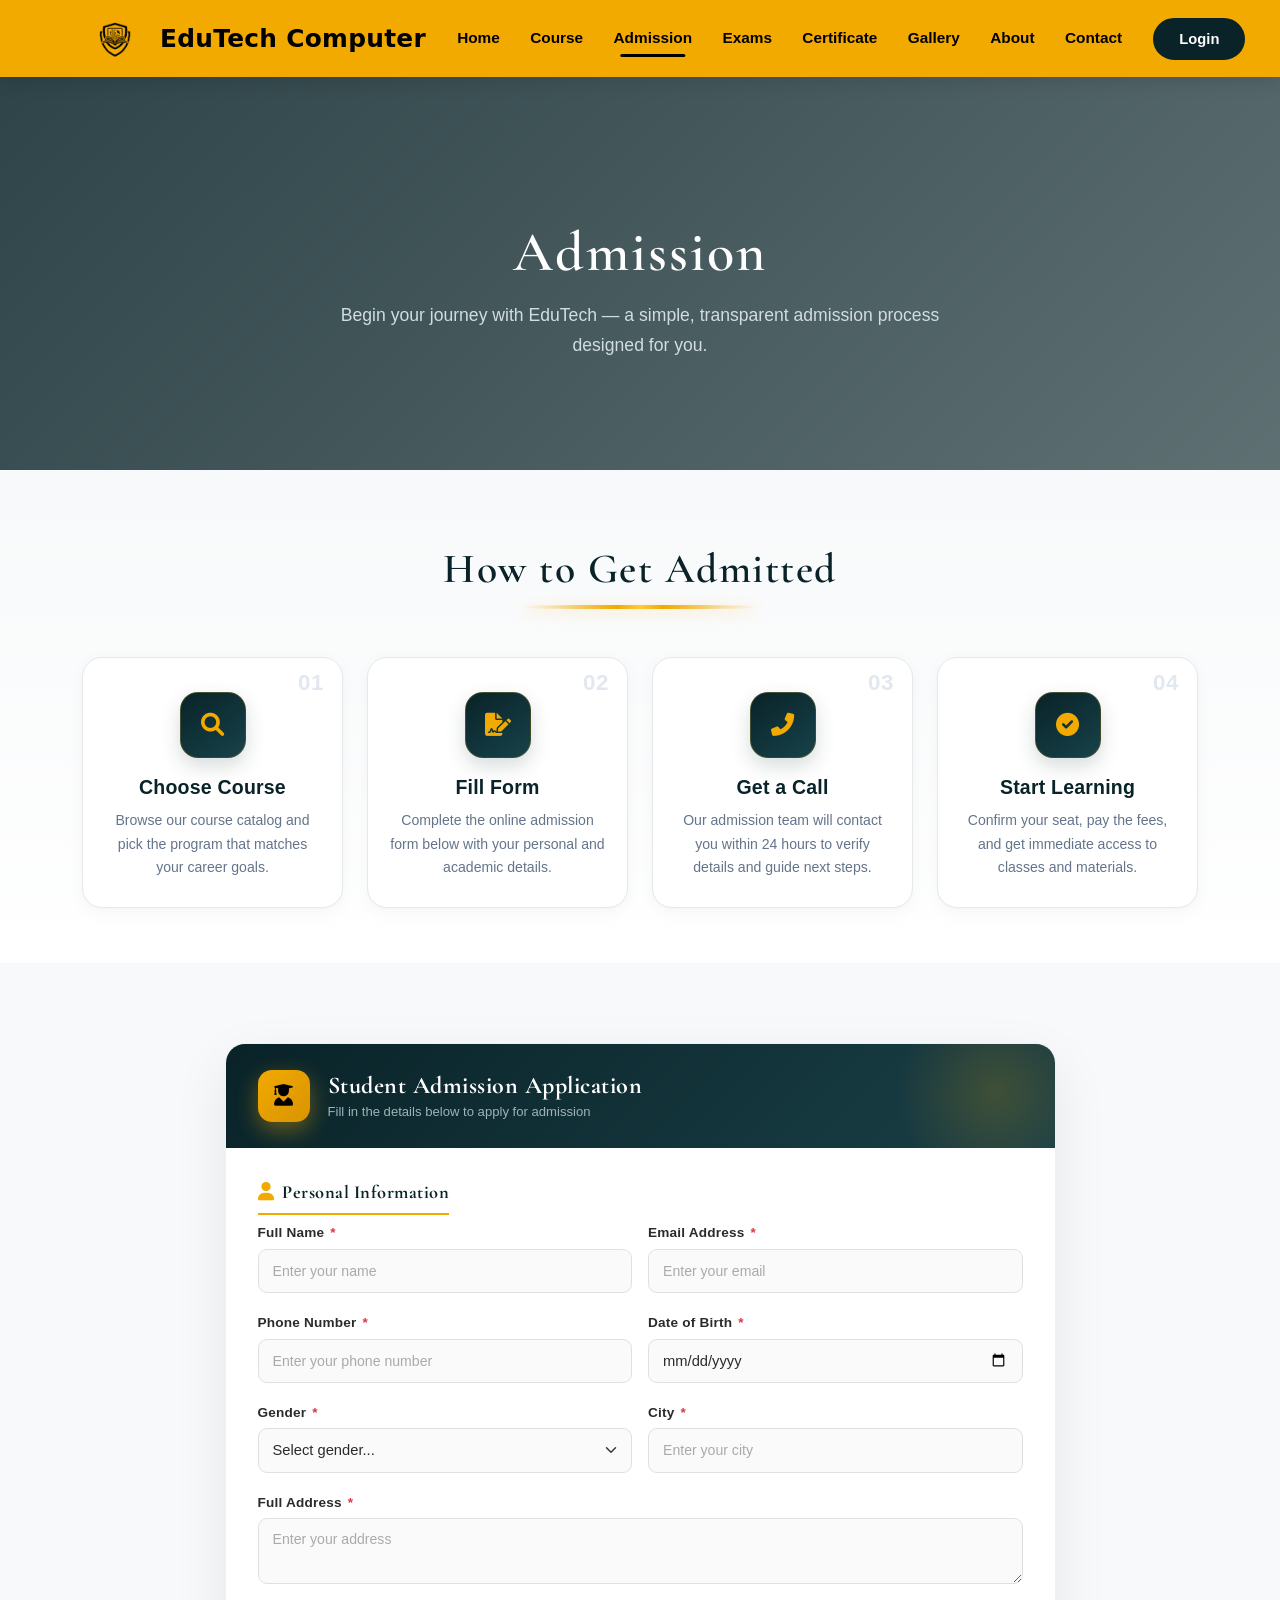
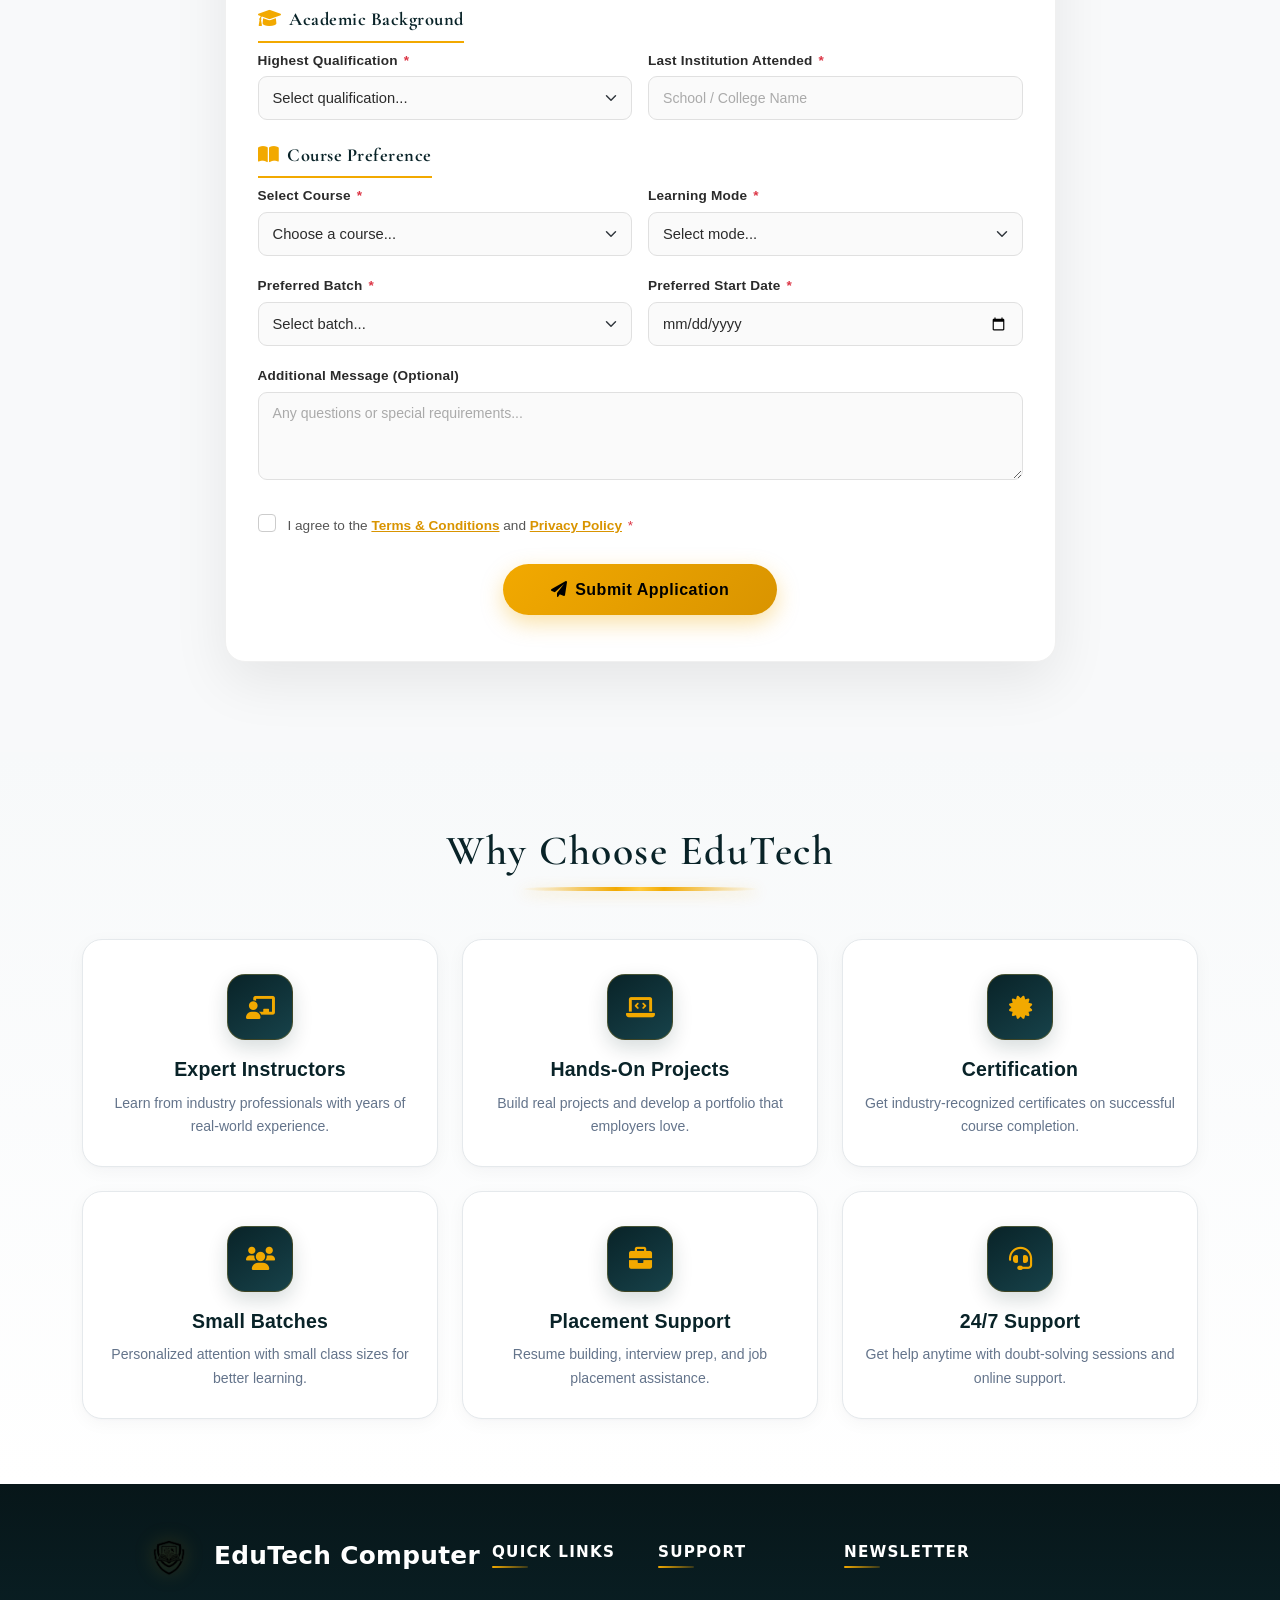
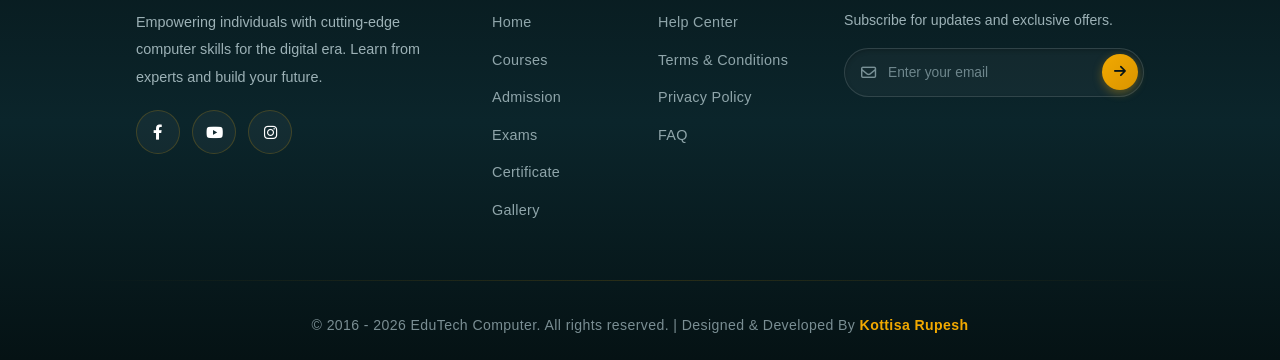
<file: admission.html>
<!DOCTYPE html>
<html lang="en">
<head>
    <meta charset="UTF-8">
    <meta name="viewport" content="width=device-width, initial-scale=1.0">
    <title>EduTech Computer | Admission</title>
    <!-- favicon -->
    <link rel="icon" type="image/png" href="logo.png">
    <!-- Google Fonts -->
    <link rel="preconnect" href="https://fonts.googleapis.com">
    <link rel="preconnect" href="https://fonts.gstatic.com" crossorigin>
    <link href="https://fonts.googleapis.com/css2?family=Cormorant+Garamond:ital,wght@0,400;0,500;1,400&display=swap" rel="stylesheet">
    <!-- Bootstrap 5 CSS -->
    <link href="https://cdn.jsdelivr.net/npm/bootstrap@5.3.0-alpha1/dist/css/bootstrap.min.css" rel="stylesheet">
    <!-- Font Awesome -->
    <link rel="stylesheet" href="https://cdnjs.cloudflare.com/ajax/libs/font-awesome/6.0.0-beta3/css/all.min.css">
    <!-- Header CSS -->
    <link rel="stylesheet" href="header.css">
    <!-- Footer CSS -->
    <link rel="stylesheet" href="footer.css">
    <!-- Main Style CSS -->
    <link rel="stylesheet" href="style.css">
    <!-- Admission Page CSS -->
    <link rel="stylesheet" href="admission.css">
</head>
<body>

    <!-- ========== HEADER (loaded via JS) ========== -->
    <div id="header-placeholder"></div>

    <!-- ========== PAGE HERO ========== -->
    <section class="page-hero">
        <div class="page-hero-overlay"></div>
        <div class="container">
            <div class="page-hero-content">
                <h1 class="page-hero-title">Admission</h1>
                <p class="page-hero-subtitle">Begin your journey with EduTech — a simple, transparent admission process designed for you.</p>
            </div>
        </div>
    </section>

    <!-- ========== ADMISSION PROCESS SECTION ========== -->
    <section class="admission-process-section">
        <div class="container">
            <div class="text-center mb-5">
                <h2 class="section-heading">How to Get Admitted</h2>
            </div>

            <div class="row g-4">
                <!-- Step 1 -->
                <div class="col-lg-3 col-md-6">
                    <div class="process-card">
                        <div class="process-number">01</div>
                        <div class="process-icon">
                            <i class="fas fa-search"></i>
                        </div>
                        <h5 class="process-title">Choose Course</h5>
                        <p class="process-text">Browse our course catalog and pick the program that matches your career goals.</p>
                    </div>
                </div>

                <!-- Step 2 -->
                <div class="col-lg-3 col-md-6">
                    <div class="process-card">
                        <div class="process-number">02</div>
                        <div class="process-icon">
                            <i class="fas fa-file-signature"></i>
                        </div>
                        <h5 class="process-title">Fill Form</h5>
                        <p class="process-text">Complete the online admission form below with your personal and academic details.</p>
                    </div>
                </div>

                <!-- Step 3 -->
                <div class="col-lg-3 col-md-6">
                    <div class="process-card">
                        <div class="process-number">03</div>
                        <div class="process-icon">
                            <i class="fas fa-phone-alt"></i>
                        </div>
                        <h5 class="process-title">Get a Call</h5>
                        <p class="process-text">Our admission team will contact you within 24 hours to verify details and guide next steps.</p>
                    </div>
                </div>

                <!-- Step 4 -->
                <div class="col-lg-3 col-md-6">
                    <div class="process-card">
                        <div class="process-number">04</div>
                        <div class="process-icon">
                            <i class="fas fa-check-circle"></i>
                        </div>
                        <h5 class="process-title">Start Learning</h5>
                        <p class="process-text">Confirm your seat, pay the fees, and get immediate access to classes and materials.</p>
                    </div>
                </div>
            </div>
        </div>
    </section>

    <!-- ========== ADMISSION FORM SECTION ========== -->
    <section class="admission-form-section" id="admission-form">
        <div class="container">
            <div class="row justify-content-center">
                <div class="col-lg-9">
                    <div class="admission-card">
                        <div class="admission-card-header">
                            <div class="admission-header-icon">
                                <i class="fas fa-user-graduate"></i>
                            </div>
                            <div>
                                <h4 class="admission-header-title">Student Admission Application</h4>
                                <p class="admission-header-subtitle">Fill in the details below to apply for admission</p>
                            </div>
                        </div>

                        <form id="admissionForm" class="admission-form" novalidate>
                            <!-- Personal Information -->
                            <h6 class="form-section-title">
                                <i class="fas fa-user me-2"></i>Personal Information
                            </h6>

                            <div class="row g-3">
                                <div class="col-md-6">
                                    <label for="admFullName" class="form-label">Full Name <span class="required">*</span></label>
                                    <input type="text" class="form-control" id="admFullName" placeholder="Enter your name" required>
                                </div>

                                <div class="col-md-6">
                                    <label for="admEmail" class="form-label">Email Address <span class="required">*</span></label>
                                    <input type="email" class="form-control" id="admEmail" placeholder="Enter your email" required>
                                </div>

                                <div class="col-md-6">
                                    <label for="admPhone" class="form-label">Phone Number <span class="required">*</span></label>
                                    <input type="tel" class="form-control" id="admPhone" placeholder="Enter your phone number" required>
                                </div>

                                <div class="col-md-6">
                                    <label for="admDob" class="form-label">Date of Birth <span class="required">*</span></label>
                                    <input type="date" class="form-control" id="admDob" required>
                                </div>

                                <div class="col-md-6">
                                    <label for="admGender" class="form-label">Gender <span class="required">*</span></label>
                                    <select class="form-select" id="admGender" required>
                                        <option value="">Select gender...</option>
                                        <option value="Male">Male</option>
                                        <option value="Female">Female</option>
                                        <option value="Other">Other</option>
                                        <option value="Prefer not to say">Prefer not to say</option>
                                    </select>
                                </div>

                                <div class="col-md-6">
                                    <label for="admCity" class="form-label">City <span class="required">*</span></label>
                                    <input type="text" class="form-control" id="admCity" placeholder="Enter your city" required>
                                </div>

                                <div class="col-12">
                                    <label for="admAddress" class="form-label">Full Address <span class="required">*</span></label>
                                    <textarea class="form-control" id="admAddress" rows="2" placeholder="Enter your address" required></textarea>
                                </div>
                            </div>

                            <!-- Academic Information -->
                            <h6 class="form-section-title mt-4">
                                <i class="fas fa-graduation-cap me-2"></i>Academic Background
                            </h6>

                            <div class="row g-3">
                                <div class="col-md-6">
                                    <label for="admQualification" class="form-label">Highest Qualification <span class="required">*</span></label>
                                    <select class="form-select" id="admQualification" required>
                                        <option value="">Select qualification...</option>
                                        <option value="10th Pass">10th Pass</option>
                                        <option value="12th Pass">12th Pass</option>
                                        <option value="Diploma">Diploma</option>
                                        <option value="Graduate">Graduate</option>
                                        <option value="Post Graduate">Post Graduate</option>
                                    </select>
                                </div>

                                <div class="col-md-6">
                                    <label for="admInstitution" class="form-label">Last Institution Attended <span class="required">*</span></label>
                                    <input type="text" class="form-control" id="admInstitution" placeholder="School / College Name" required>
                                </div>
                            </div>

                            <!-- Course Selection -->
                            <h6 class="form-section-title mt-4">
                                <i class="fas fa-book-open me-2"></i>Course Preference
                            </h6>

                            <div class="row g-3">
                                <div class="col-md-6">
                                    <label for="admCourse" class="form-label">Select Course <span class="required">*</span></label>
                                    <select class="form-select" id="admCourse" required>
                                        <option value="">Choose a course...</option>
                                        <option value="Full-Stack Web Development">Full-Stack Web Development</option>
                                        <option value="Python for Data Science">Python for Data Science</option>
                                        <option value="Cyber Security Essentials">Cyber Security Essentials</option>
                                        <option value="App Development (Flutter)">App Development (Flutter)</option>
                                        <option value="UI/UX Design">UI/UX Design</option>
                                        <option value="Graphic Design Masterclass">Graphic Design Masterclass</option>
                                        <option value="MS Office Complete">MS Office Complete</option>
                                        <option value="Tally ERP with GST">Tally ERP with GST</option>
                                        <option value="Digital Marketing">Digital Marketing</option>
                                    </select>
                                </div>

                                <div class="col-md-6">
                                    <label for="admMode" class="form-label">Learning Mode <span class="required">*</span></label>
                                    <select class="form-select" id="admMode" required>
                                        <option value="">Select mode...</option>
                                        <option value="Classroom (Offline)">Classroom (Offline)</option>
                                        <option value="Online (Live)">Online (Live)</option>
                                        <option value="Hybrid">Hybrid</option>
                                        <option value="Self-Paced">Self-Paced</option>
                                    </select>
                                </div>

                                <div class="col-md-6">
                                    <label for="admBatch" class="form-label">Preferred Batch <span class="required">*</span></label>
                                    <select class="form-select" id="admBatch" required>
                                        <option value="">Select batch...</option>
                                        <option value="Morning (8 AM - 12 PM)">Morning (8 AM - 12 PM)</option>
                                        <option value="Afternoon (12 PM - 4 PM)">Afternoon (12 PM - 4 PM)</option>
                                        <option value="Evening (4 PM - 8 PM)">Evening (4 PM - 8 PM)</option>
                                        <option value="Weekend (Sat-Sun)">Weekend (Sat-Sun)</option>
                                    </select>
                                </div>

                                <div class="col-md-6">
                                    <label for="admStartDate" class="form-label">Preferred Start Date <span class="required">*</span></label>
                                    <input type="date" class="form-control" id="admStartDate" required>
                                </div>

                                <div class="col-12">
                                    <label for="admMessage" class="form-label">Additional Message (Optional)</label>
                                    <textarea class="form-control" id="admMessage" rows="3" placeholder="Any questions or special requirements..."></textarea>
                                </div>
                            </div>

                            <!-- Terms -->
                            <div class="row g-3 mt-3">
                                <div class="col-12">
                                    <div class="form-check">
                                        <input class="form-check-input" type="checkbox" id="admTerms" required>
                                        <label class="form-check-label" for="admTerms">
                                            I agree to the
                                            <a href="#" class="terms-link" data-bs-toggle="modal" data-bs-target="#termsModal">Terms & Conditions</a>
                                            and
                                            <a href="#" class="terms-link" data-bs-toggle="modal" data-bs-target="#privacyModal">Privacy Policy</a>
                                            <span class="required">*</span>
                                        </label>
                                    </div>
                                </div>
                            </div>

                            <div class="col-12 text-center mt-4">
                                <button type="submit" class="btn-admission-submit">
                                    <i class="fas fa-paper-plane me-2"></i>Submit Application
                                </button>
                            </div>
                        </form>

                        <div id="admissionMsg" class="mt-3 text-center"></div>
                    </div>
                </div>
            </div>
        </div>
    </section>

    <!-- ========== WHY CHOOSE SECTION ========== -->
    <section class="why-choose-section">
        <div class="container">
            <div class="text-center mb-5">
                <h2 class="section-heading">Why Choose EduTech</h2>
            </div>

            <div class="row g-4">
                <div class="col-lg-4 col-md-6">
                    <div class="why-card">
                        <div class="why-icon"><i class="fas fa-chalkboard-teacher"></i></div>
                        <h5>Expert Instructors</h5>
                        <p>Learn from industry professionals with years of real-world experience.</p>
                    </div>
                </div>

                <div class="col-lg-4 col-md-6">
                    <div class="why-card">
                        <div class="why-icon"><i class="fas fa-laptop-code"></i></div>
                        <h5>Hands-On Projects</h5>
                        <p>Build real projects and develop a portfolio that employers love.</p>
                    </div>
                </div>

                <div class="col-lg-4 col-md-6">
                    <div class="why-card">
                        <div class="why-icon"><i class="fas fa-certificate"></i></div>
                        <h5>Certification</h5>
                        <p>Get industry-recognized certificates on successful course completion.</p>
                    </div>
                </div>

                <div class="col-lg-4 col-md-6">
                    <div class="why-card">
                        <div class="why-icon"><i class="fas fa-users"></i></div>
                        <h5>Small Batches</h5>
                        <p>Personalized attention with small class sizes for better learning.</p>
                    </div>
                </div>

                <div class="col-lg-4 col-md-6">
                    <div class="why-card">
                        <div class="why-icon"><i class="fas fa-briefcase"></i></div>
                        <h5>Placement Support</h5>
                        <p>Resume building, interview prep, and job placement assistance.</p>
                    </div>
                </div>

                <div class="col-lg-4 col-md-6">
                    <div class="why-card">
                        <div class="why-icon"><i class="fas fa-headset"></i></div>
                        <h5>24/7 Support</h5>
                        <p>Get help anytime with doubt-solving sessions and online support.</p>
                    </div>
                </div>
            </div>
        </div>
    </section>

    <!-- ========== FOOTER (loaded via JS) ========== -->
    <div id="footer-placeholder"></div>

    <div class="modal fade" id="termsModal" tabindex="-1" aria-labelledby="termsModalLabel" aria-hidden="true">
        <div class="modal-dialog modal-dialog-centered modal-lg modal-dialog-scrollable">
            <div class="modal-content legal-modal">
                <div class="modal-header legal-modal-header">
                    <h5 class="modal-title" id="termsModalLabel">
                        <i class="fas fa-file-contract me-2"></i>Terms & Conditions
                    </h5>
                    <button type="button" class="btn-close btn-close-white" data-bs-dismiss="modal" aria-label="Close"></button>
                </div>
                <div class="modal-body legal-modal-body">
                    <p class="legal-updated"><strong>Last updated:</strong> January 2025</p>
                    <h6>1. Acceptance of Terms</h6>
                    <p>By enrolling at EduTech Computer Institute ("we", "our", "us"), you ("student", "you") agree to be bound by these Terms & Conditions. If you do not agree, please do not proceed with the enrollment.</p>
                    <h6>2. Enrollment & Admission</h6>
                    <p>Submission of the enrollment form does not guarantee admission. All enrollments are subject to verification of the information provided and availability of seats in the chosen course and batch.</p>
                    <h6>3. Course Fees & Payment</h6>
                    <ul>
                        <li>Course fees are due as per the schedule shared at the time of admission.</li>
                        <li>Fees once paid are <strong>non-refundable</strong> except as provided under our Refund Policy.</li>
                        <li>Late payments may attract additional charges or result in suspension of access.</li>
                    </ul>
                    <h6>4. Attendance & Conduct</h6>
                    <p>Students are expected to maintain at least 75% attendance and behave professionally with faculty, staff, and fellow students. Any misconduct may lead to termination of enrollment without refund.</p>
                    <h6>5. Course Content & Intellectual Property</h6>
                    <p>All course materials, videos, notes, source code, and assignments shared during the program are the intellectual property of EduTech Computer Institute. Recording, redistributing, or reselling any material is strictly prohibited.</p>
                    <h6>6. Certification</h6>
                    <p>Certificates are awarded upon successful completion of the course, including attendance, assignments, and final assessment. We reserve the right to withhold certificates in case of non-compliance.</p>
                    <h6>7. Limitation of Liability</h6>
                    <p>EduTech Computer Institute is not liable for any indirect, incidental, or consequential damages arising from the use of our services. Our total liability is limited to the course fee paid by the student.</p>
                    <h6>8. Changes to Terms</h6>
                    <p>We reserve the right to modify these Terms & Conditions at any time. Continued use of our services after changes constitutes acceptance of the revised terms.</p>
                    <h6>9. Contact</h6>
                    <p>For any questions regarding these terms, please contact us at <a href="mailto:info@edutech.com">info@edutech.com</a>.</p>
                </div>
                <div class="modal-footer legal-modal-footer">
                    <button type="button" class="btn btn-secondary" data-bs-dismiss="modal">Close</button>
                    <button type="button" class="btn btn-agree" data-bs-dismiss="modal">
                        <i class="fas fa-check me-2"></i>I Agree
                    </button>
                </div>
            </div>
        </div>
    </div>

    <!-- =========================================
         PRIVACY POLICY MODAL
         ========================================= -->
    <div class="modal fade" id="privacyModal" tabindex="-1" aria-labelledby="privacyModalLabel" aria-hidden="true">
        <div class="modal-dialog modal-dialog-centered modal-lg modal-dialog-scrollable">
            <div class="modal-content legal-modal">
                <div class="modal-header legal-modal-header">
                    <h5 class="modal-title" id="privacyModalLabel">
                        <i class="fas fa-shield-alt me-2"></i>Privacy Policy
                    </h5>
                    <button type="button" class="btn-close btn-close-white" data-bs-dismiss="modal" aria-label="Close"></button>
                </div>
                <div class="modal-body legal-modal-body">
                    <p class="legal-updated"><strong>Last updated:</strong> January 2025</p>
                    <h6>1. Information We Collect</h6>
                    <p>When you enroll or interact with EduTech Computer Institute, we may collect the following information:</p>
                    <ul>
                        <li>Personal details: name, email, phone number, address</li>
                        <li>Educational background and career goals</li>
                        <li>Payment information (processed securely via third-party providers)</li>
                        <li>Usage data: pages visited, device info, browser type</li>
                    </ul>
                    <h6>2. How We Use Your Information</h6>
                    <p>We use your information to:</p>
                    <ul>
                        <li>Process your enrollment and provide course access</li>
                        <li>Communicate course updates, schedules, and important announcements</li>
                        <li>Improve our services, content, and user experience</li>
                        <li>Send promotional offers (you may opt out at any time)</li>
                        <li>Comply with legal and regulatory obligations</li>
                    </ul>
                    <h6>3. Information Sharing</h6>
                    <p>We <strong>do not sell</strong> your personal information. We may share data with:</p>
                    <ul>
                        <li>Trusted service providers (payment gateways, email platforms, hosting)</li>
                        <li>Legal authorities when required by law</li>
                        <li>Accreditation bodies for certification purposes</li>
                    </ul>
                    <h6>4. Data Security</h6>
                    <p>We implement industry-standard security measures including encryption, firewalls, and secure servers to protect your information. However, no online transmission is 100% secure, and we cannot guarantee absolute security.</p>
                    <h6>5. Cookies & Tracking</h6>
                    <p>Our website uses cookies to enhance user experience and analyze traffic. You can disable cookies in your browser settings, but some features may not function properly.</p>
                    <h6>6. Your Rights</h6>
                    <p>You have the right to:</p>
                    <ul>
                        <li>Access the personal data we hold about you</li>
                        <li>Request correction or deletion of your data</li>
                        <li>Opt out of marketing communications</li>
                        <li>Lodge a complaint with a data protection authority</li>
                    </ul>
                    <h6>7. Data Retention</h6>
                    <p>We retain your personal information only as long as necessary to fulfill the purposes outlined in this policy or as required by law.</p>
                    <h6>8. Children's Privacy</h6>
                    <p>Our services are not intended for children under 13. We do not knowingly collect data from children. If you believe we have, please contact us immediately.</p>
                    <h6>9. Changes to This Policy</h6>
                    <p>We may update this Privacy Policy periodically. Significant changes will be communicated via email or on our website.</p>
                    <h6>10. Contact Us</h6>
                    <p>For privacy-related inquiries, contact us at <a href="mailto:privacy@edutech.com">privacy@edutech.com</a>.</p>
                </div>
                <div class="modal-footer legal-modal-footer">
                    <button type="button" class="btn btn-secondary" data-bs-dismiss="modal">Close</button>
                    <button type="button" class="btn btn-agree" data-bs-dismiss="modal">
                        <i class="fas fa-check me-2"></i>I Understand
                    </button>
                </div>
            </div>
        </div>
    </div>

    <!-- Bootstrap JS Bundle -->
    <script src="https://cdn.jsdelivr.net/npm/bootstrap@5.3.0-alpha1/dist/js/bootstrap.bundle.min.js"></script>
    <!-- Main Script JS -->
    <script src="script.js"></script>
</body>
</html>
</file>
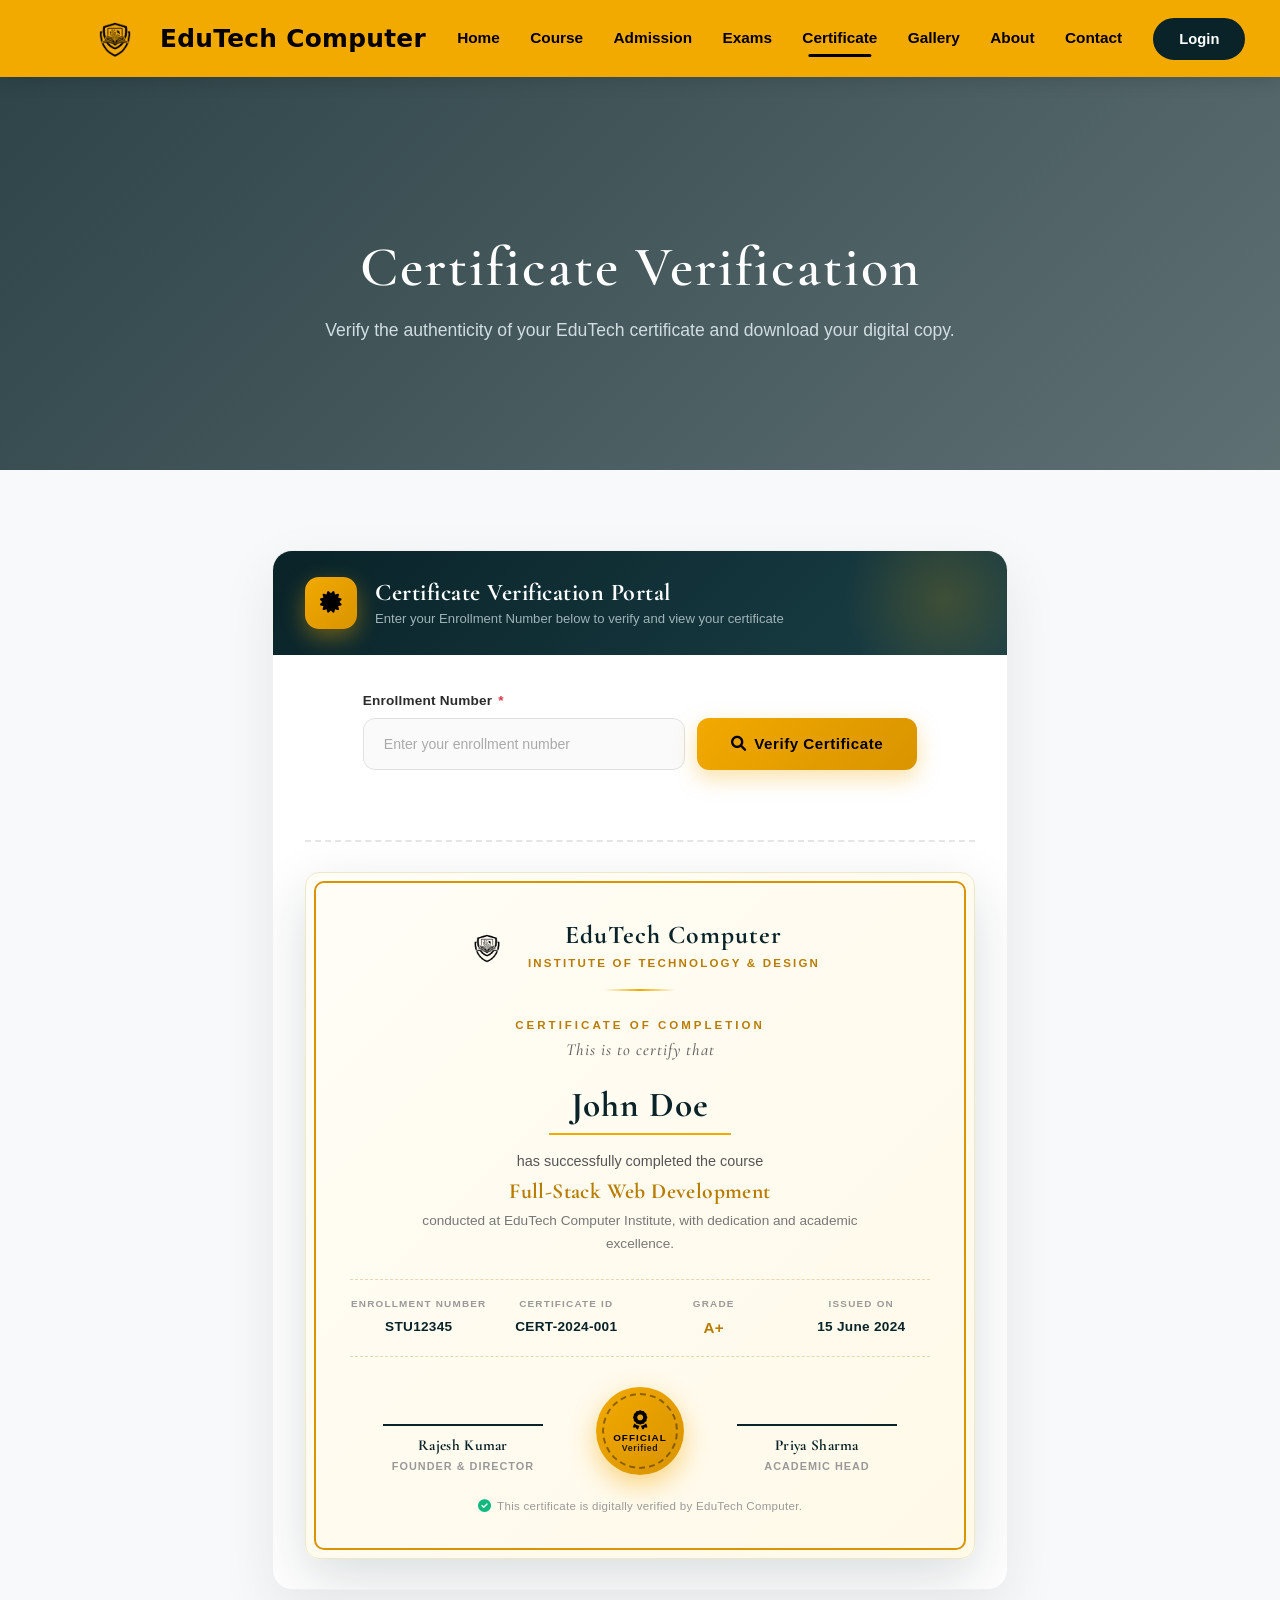
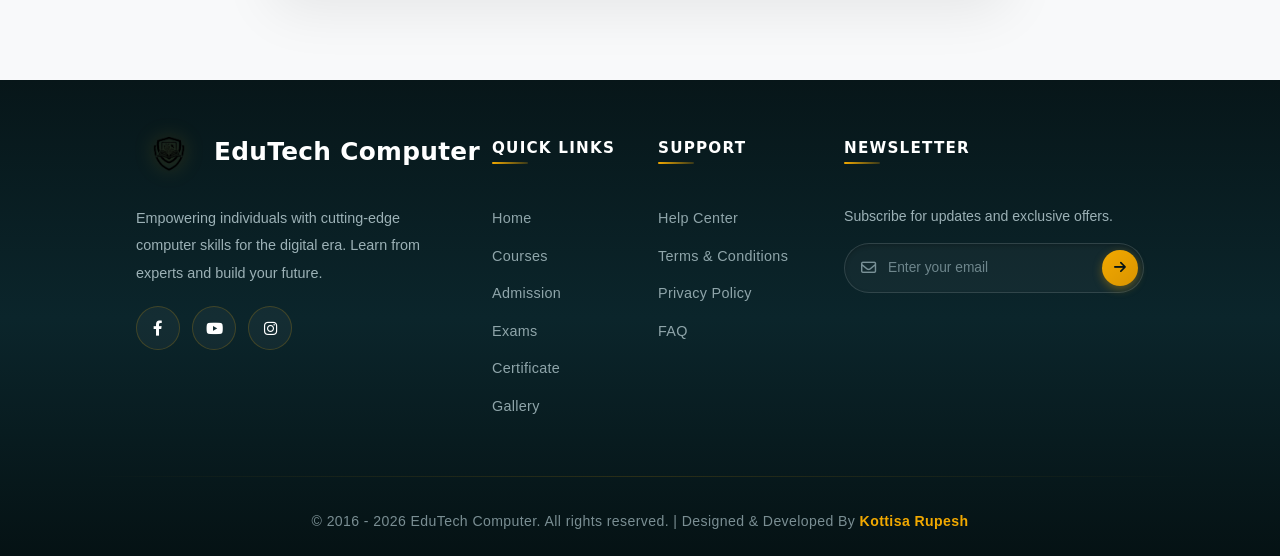
<file: certificate.html>
<!DOCTYPE html>
<html lang="en">
<head>
    <meta charset="UTF-8">
    <meta name="viewport" content="width=device-width, initial-scale=1.0">
    <title>EduTech Computer | Certificate Verification</title>
    <!-- favicon -->
    <link rel="icon" type="image/png" href="logo.png">
    <!-- Google Fonts -->
    <link rel="preconnect" href="https://fonts.googleapis.com">
    <link rel="preconnect" href="https://fonts.gstatic.com" crossorigin>
    <link href="https://fonts.googleapis.com/css2?family=Cormorant+Garamond:ital,wght@0,400;0,500;0,600;0,700;1,400&display=swap" rel="stylesheet">
    <!-- Bootstrap 5 CSS -->
    <link href="https://cdn.jsdelivr.net/npm/bootstrap@5.3.0-alpha1/dist/css/bootstrap.min.css" rel="stylesheet">
    <!-- Font Awesome -->
    <link rel="stylesheet" href="https://cdnjs.cloudflare.com/ajax/libs/font-awesome/6.0.0-beta3/css/all.min.css">
    <!-- Header CSS -->
    <link rel="stylesheet" href="header.css">
    <!-- Footer CSS -->
    <link rel="stylesheet" href="footer.css">
    <!-- Main Style CSS -->
    <link rel="stylesheet" href="style.css">
    <!-- Certificate Page CSS -->
    <link rel="stylesheet" href="certificate.css">
</head>
<body>

    <!-- ========== HEADER (loaded via JS) ========== -->
    <div id="header-placeholder"></div>

    <!-- ========== PAGE HERO ========== -->
    <section class="page-hero">
        <div class="page-hero-overlay"></div>
        <div class="container">
            <div class="page-hero-content">
                <h1 class="page-hero-title">Certificate Verification</h1>
                <p class="page-hero-subtitle">Verify the authenticity of your EduTech certificate and download your digital copy.</p>
            </div>
        </div>
    </section>


    <!-- =========================================
         SECTION 2: VERIFICATION FORM
         ========================================= -->
    <section class="cert-verify-section" id="verify">
        <div class="container">

            <div class="row justify-content-center">
                <div class="col-lg-8">
                    <div class="cert-verify-card">
                        <div class="cert-verify-header">
                            <div class="cert-verify-header-icon">
                                <i class="fas fa-certificate"></i>
                            </div>
                            <div>
                                <h4 class="cert-verify-title">Certificate Verification Portal</h4>
                                <p class="cert-verify-subtitle">Enter your Enrollment Number below to verify and view your certificate</p>
                            </div>
                        </div>

                        <div class="cert-verify-body">
                            <form id="certVerifyForm" class="cert-verify-form" novalidate>
                                <div class="row justify-content-center">
                                    <div class="col-lg-10 col-md-11">
                                        <label for="certRollNo" class="form-label">Enrollment Number <span class="required">*</span></label>
                                        <div class="cert-single-input-wrap">
                                            <input type="text" class="form-control" id="certRollNo" placeholder="Enter your enrollment number" required autocomplete="off">
                                            <button type="submit" class="btn-cert-verify">
                                                <i class="fas fa-search me-2"></i>Verify Certificate
                                            </button>
                                        </div>
                                    </div>
                                </div>
                            </form>

                            <div id="certMsg" class="mt-3 text-center"></div>

                            <!-- Certificate Display (Visible by default as Demo) -->
                            <div id="certificateDisplay" class="cert-display">
                                <div class="cert-paper">
                                    <div class="cert-paper-border"></div>

                                    <div class="cert-paper-inner">
                                        <!-- Header -->
                                        <div class="cert-paper-head">
                                            <div class="cert-logo-wrap">
                                                <img src="logo.png" alt="EduTech Logo" class="cert-logo">
                                            </div>
                                            <div class="cert-head-text">
                                                <h3>EduTech Computer</h3>
                                                <span>Institute of Technology &amp; Design</span>
                                            </div>
                                        </div>

                                        <div class="cert-divider"></div>

                                        <!-- Title -->
                                        <div class="cert-title-block">
                                            <span class="cert-small-label">Certificate of Completion</span>
                                            <h2 class="cert-main-title">This is to certify that</h2>
                                        </div>

                                        <!-- Student Name -->
                                        <h1 class="cert-student-name" id="certStudentName">John Doe</h1>
                                        <p class="cert-body-text">
                                            has successfully completed the course
                                        </p>
                                        <h4 class="cert-course-name" id="certCourseName">Full-Stack Web Development</h4>
                                        <p class="cert-body-text cert-body-desc" id="certCourseDesc">
                                            conducted at EduTech Computer Institute, with dedication and academic excellence.
                                        </p>

                                        <!-- Details Grid -->
                                        <div class="cert-details-grid">
                                            <div class="cert-detail-box">
                                                <span class="cert-detail-label">Enrollment Number</span>
                                                <span class="cert-detail-value" id="certRollValue">STU12345</span>
                                            </div>
                                            <div class="cert-detail-box">
                                                <span class="cert-detail-label">Certificate ID</span>
                                                <span class="cert-detail-value" id="certIdValue">CERT-2024-001</span>
                                            </div>
                                            <div class="cert-detail-box">
                                                <span class="cert-detail-label">Grade</span>
                                                <span class="cert-detail-value highlight" id="certGradeValue">A+</span>
                                            </div>
                                            <div class="cert-detail-box">
                                                <span class="cert-detail-label">Issued On</span>
                                                <span class="cert-detail-value" id="certIssuedValue">15 June 2024</span>
                                            </div>
                                        </div>

                                        <!-- Footer: Signatures + Seal -->
                                        <div class="cert-paper-foot">
                                            <div class="cert-sign-block">
                                                <div class="cert-sign-line"></div>
                                                <span class="cert-sign-name">Rajesh Kumar</span>
                                                <span class="cert-sign-role">Founder &amp; Director</span>
                                            </div>

                                            <div class="cert-seal">
                                                <div class="cert-seal-inner">
                                                    <i class="fas fa-award"></i>
                                                    <span>OFFICIAL</span>
                                                    <small>Verified</small>
                                                </div>
                                            </div>

                                            <div class="cert-sign-block">
                                                <div class="cert-sign-line"></div>
                                                <span class="cert-sign-name">Priya Sharma</span>
                                                <span class="cert-sign-role">Academic Head</span>
                                            </div>
                                        </div>

                                        <div class="cert-paper-note">
                                            <i class="fas fa-check-circle"></i>
                                            This certificate is digitally verified by EduTech Computer.
                                        </div>
                                    </div>
                                </div>
                            </div>
                        </div>
                    </div>
                </div>
            </div>
        </div>
    </section>


    <!-- ========== FOOTER (loaded via JS) ========== -->
    <div id="footer-placeholder"></div>

    <!-- Bootstrap JS Bundle -->
    <script src="https://cdn.jsdelivr.net/npm/bootstrap@5.3.0-alpha1/dist/js/bootstrap.bundle.min.js"></script>
    <!-- Main Script JS -->
    <script src="script.js"></script>
</body>
</html>
</file>
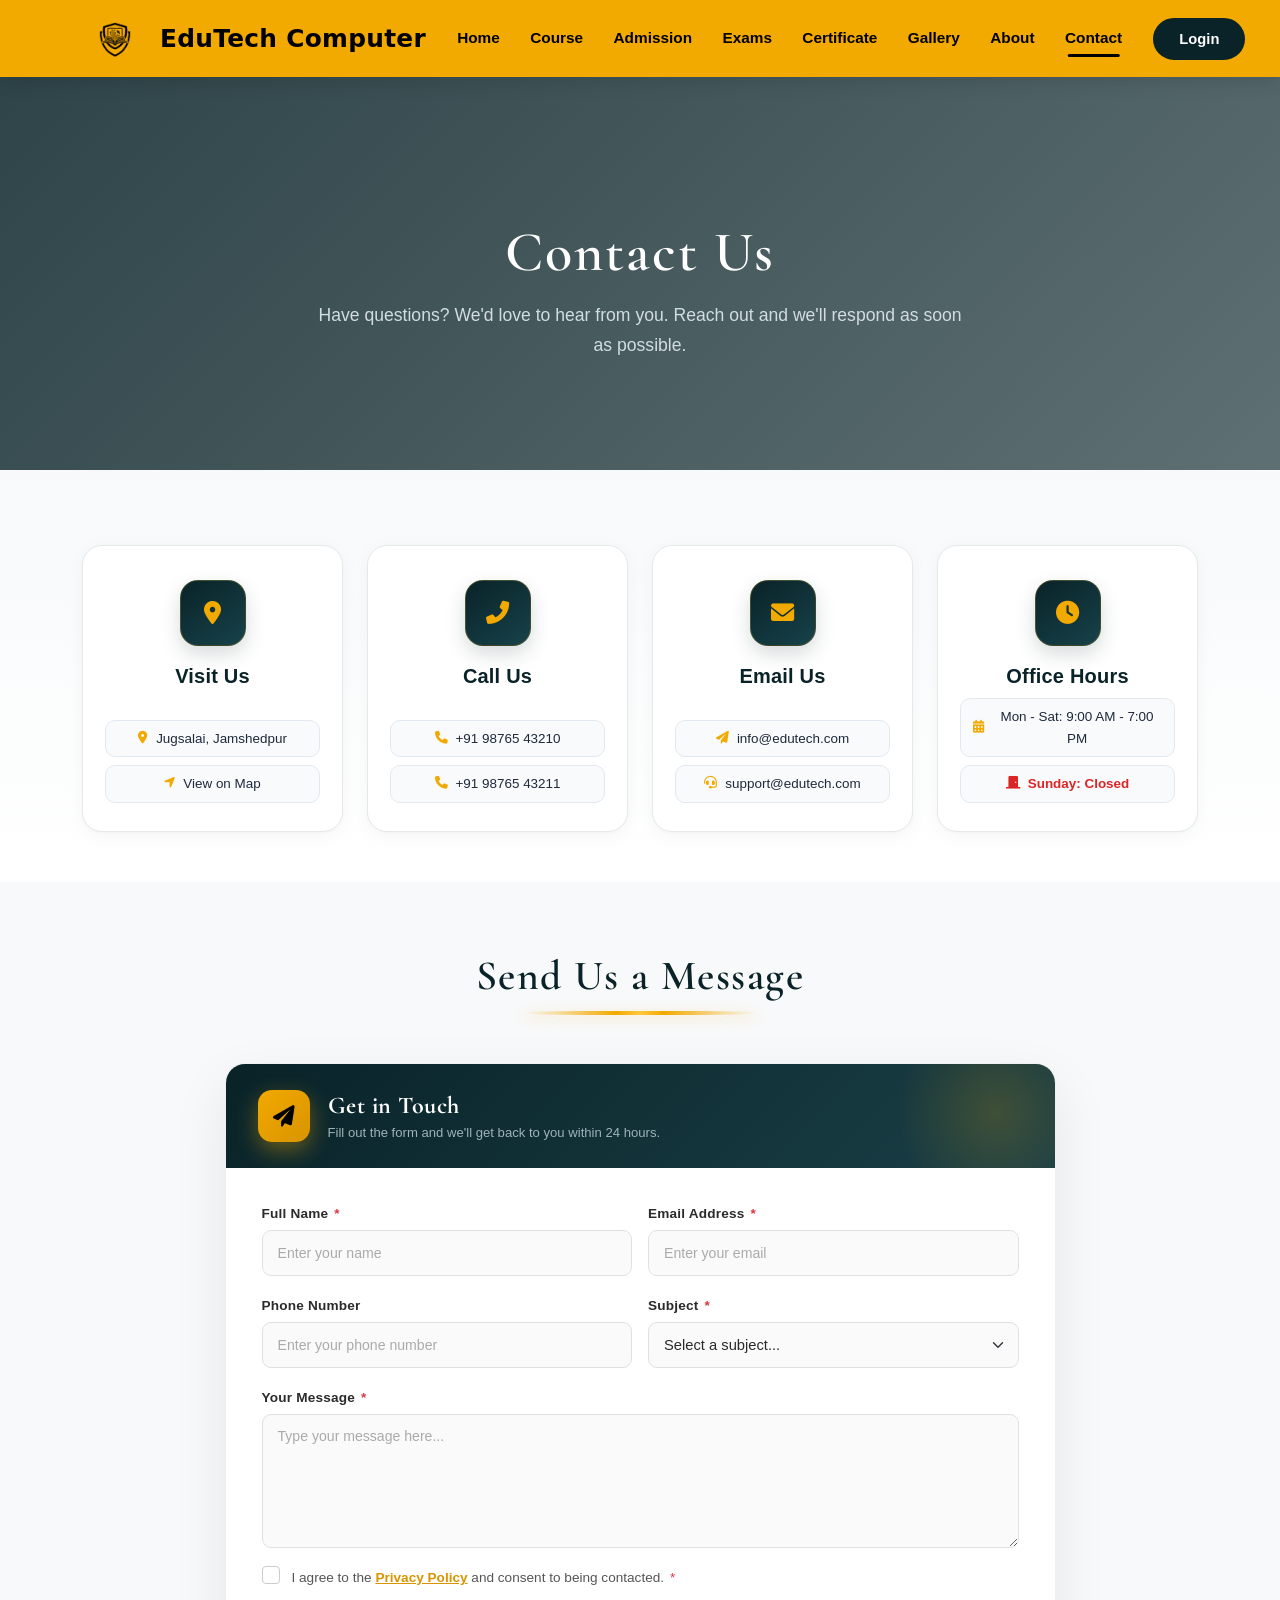
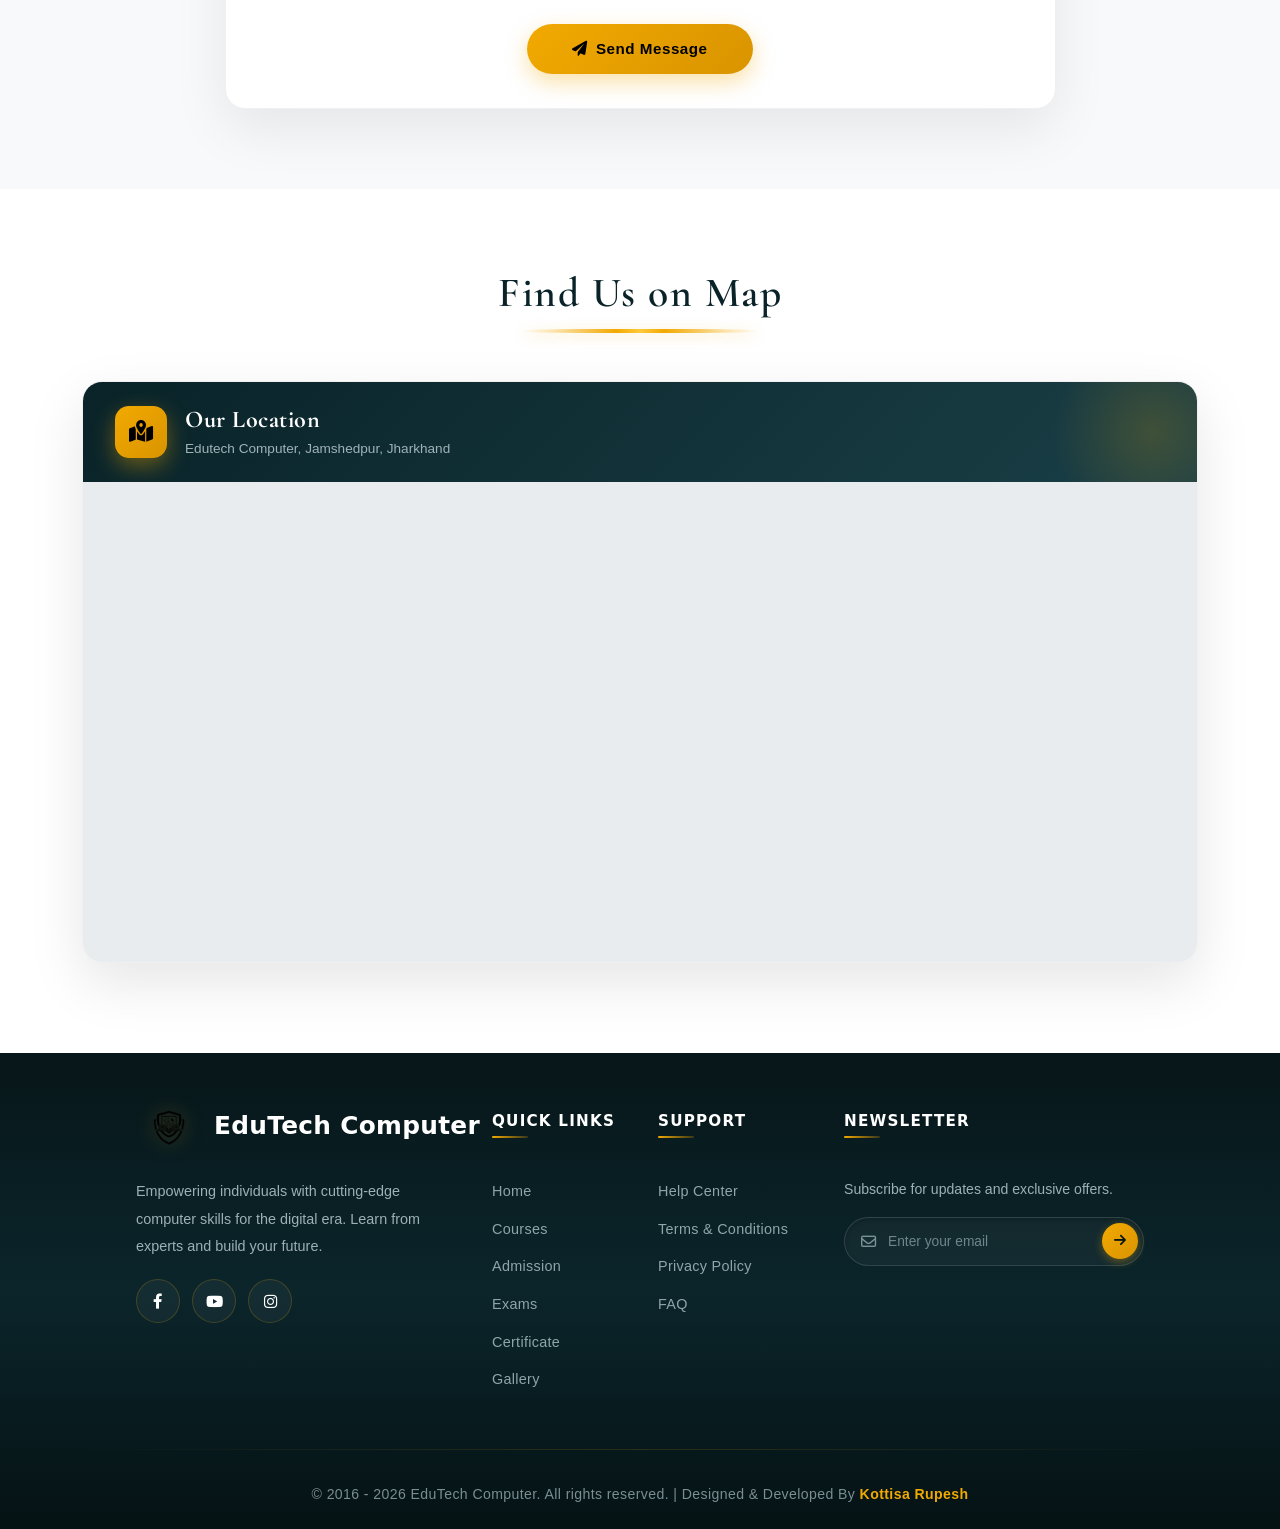
<file: contact.html>
<!DOCTYPE html>
<html lang="en">
<head>
    <meta charset="UTF-8">
    <meta name="viewport" content="width=device-width, initial-scale=1.0">
    <title>EduTech Computer | Contact Us</title>
    <!-- favicon -->
    <link rel="icon" type="image/png" href="logo.png">
    <!-- Google Fonts -->
    <link rel="preconnect" href="https://fonts.googleapis.com">
    <link rel="preconnect" href="https://fonts.gstatic.com" crossorigin>
    <link href="https://fonts.googleapis.com/css2?family=Cormorant+Garamond:ital,wght@0,400;0,500;1,400&display=swap" rel="stylesheet">
    <!-- Bootstrap 5 CSS -->
    <link href="https://cdn.jsdelivr.net/npm/bootstrap@5.3.0-alpha1/dist/css/bootstrap.min.css" rel="stylesheet">
    <!-- Font Awesome -->
    <link rel="stylesheet" href="https://cdnjs.cloudflare.com/ajax/libs/font-awesome/6.0.0-beta3/css/all.min.css">
    <!-- Header CSS -->
    <link rel="stylesheet" href="header.css">
    <!-- Footer CSS -->
    <link rel="stylesheet" href="footer.css">
    <!-- Main Style CSS -->
    <link rel="stylesheet" href="style.css">
    <!-- Contact Page CSS -->
    <link rel="stylesheet" href="contact.css">
</head>
<body>

    <!-- ========== HEADER (loaded via JS) ========== -->
    <div id="header-placeholder"></div>

    <!-- ========== PAGE HERO ========== -->
    <section class="page-hero">
        <div class="page-hero-overlay"></div>
        <div class="container">
            <div class="page-hero-content">
                <h1 class="page-hero-title">Contact Us</h1>
                <p class="page-hero-subtitle">Have questions? We'd love to hear from you. Reach out and we'll respond as soon as possible.</p>
            </div>
        </div>
    </section>

    <!-- =========================================
         SECTION 1: CONTACT INFO CARDS
         ========================================= -->
    <section class="contact-info-section">
        <div class="container">
            <div class="row g-4">
                <!-- Address -->
                <div class="col-lg-3 col-md-6 col-sm-6 col-12">
                    <div class="contact-info-card">
                        <div class="contact-info-icon">
                            <i class="fas fa-map-marker-alt"></i>
                        </div>
                        <h5 class="contact-card-title">Visit Us</h5>
                        <div class="contact-card-links">
                            <div class="contact-card-link" title="Jugsalai, Jamshedpur, Jharkhand 831001">
                                <i class="fas fa-map-marker-alt"></i> Jugsalai, Jamshedpur
                            </div>
                            <a href="#mapSection" class="contact-card-link">
                                <i class="fas fa-location-arrow"></i> View on Map
                            </a>
                        </div>
                    </div>
                </div>

                <!-- Phone -->
                <div class="col-lg-3 col-md-6 col-sm-6 col-12">
                    <div class="contact-info-card">
                        <div class="contact-info-icon">
                            <i class="fas fa-phone-alt"></i>
                        </div>
                        <h5 class="contact-card-title">Call Us</h5>
                        <div class="contact-card-links">
                            <a href="tel:+919876543210" class="contact-card-link">
                                <i class="fas fa-phone"></i> +91 98765 43210
                            </a>
                            <a href="tel:+919876543211" class="contact-card-link">
                                <i class="fas fa-phone"></i> +91 98765 43211
                            </a>
                        </div>
                    </div>
                </div>

                <!-- Email -->
                <div class="col-lg-3 col-md-6 col-sm-6 col-12">
                    <div class="contact-info-card">
                        <div class="contact-info-icon">
                            <i class="fas fa-envelope"></i>
                        </div>
                        <h5 class="contact-card-title">Email Us</h5>
                        <div class="contact-card-links">
                            <a href="mailto:info@edutech.com" class="contact-card-link">
                                <i class="fas fa-paper-plane"></i> info@edutech.com
                            </a>
                            <a href="mailto:support@edutech.com" class="contact-card-link">
                                <i class="fas fa-headset"></i> support@edutech.com
                            </a>
                        </div>
                    </div>
                </div>

                <!-- Hours -->
                <div class="col-lg-3 col-md-6 col-sm-6 col-12">
                    <div class="contact-info-card">
                        <div class="contact-info-icon">
                            <i class="fas fa-clock"></i>
                        </div>
                        <h5 class="contact-card-title">Office Hours</h5>
                        <div class="contact-card-links">
                            <div class="contact-card-link">
                                <i class="fas fa-calendar-alt"></i> Mon - Sat: 9:00 AM - 7:00 PM
                            </div>
                            <div class="contact-card-link closed-pill">
                                <i class="fas fa-door-closed"></i> Sunday: Closed
                            </div>
                        </div>
                    </div>
                </div>
            </div>
        </div>
    </section>

    <!-- =========================================
         SECTION 2: CONTACT FORM (Full Width)
         ========================================= -->
    <section class="contact-form-section" id="contact-form">
        <div class="container">
            <div class="text-center mb-5">
                <h2 class="section-heading">Send Us a Message</h2>
            </div>

            <div class="row justify-content-center">
                <div class="col-lg-9">
                    <div class="contact-form-card">
                        <div class="contact-form-header">
                            <div class="contact-header-icon">
                                <i class="fas fa-paper-plane"></i>
                            </div>
                            <div>
                                <h4 class="contact-form-title">Get in Touch</h4>
                                <p class="contact-form-subtitle">Fill out the form and we'll get back to you within 24 hours.</p>
                            </div>
                        </div>

                        <form id="contactForm" class="contact-form" novalidate>
                            <div class="row g-3">
                                <div class="col-md-6">
                                    <label for="contactName" class="form-label">Full Name <span class="required">*</span></label>
                                    <input type="text" class="form-control" id="contactName" placeholder="Enter your name" required>
                                </div>

                                <div class="col-md-6">
                                    <label for="contactEmail" class="form-label">Email Address <span class="required">*</span></label>
                                    <input type="email" class="form-control" id="contactEmail" placeholder="Enter your email" required>
                                </div>

                                <div class="col-md-6">
                                    <label for="contactPhone" class="form-label">Phone Number</label>
                                    <input type="tel" class="form-control" id="contactPhone" placeholder="Enter your phone number">
                                </div>

                                <div class="col-md-6">
                                    <label for="contactSubject" class="form-label">Subject <span class="required">*</span></label>
                                    <select class="form-select" id="contactSubject" required>
                                        <option value="">Select a subject...</option>
                                        <option value="Course Enquiry">Course Enquiry</option>
                                        <option value="Admission Help">Admission Help</option>
                                        <option value="Fees & Payment">Fees & Payment</option>
                                        <option value="Technical Support">Technical Support</option>
                                        <option value="Feedback">Feedback</option>
                                        <option value="Other">Other</option>
                                    </select>
                                </div>

                                <div class="col-12">
                                    <label for="contactMessage" class="form-label">Your Message <span class="required">*</span></label>
                                    <textarea class="form-control" id="contactMessage" rows="5" placeholder="Type your message here..." required></textarea>
                                </div>

                                <div class="col-12">
                                    <div class="form-check">
                                        <input class="form-check-input" type="checkbox" id="contactTerms" required>
                                        <label class="form-check-label" for="contactTerms">
                                            I agree to the <a href="#" class="terms-link" data-bs-toggle="modal" data-bs-target="#privacyModal">Privacy Policy</a> and consent to being contacted. <span class="required">*</span>
                                        </label>
                                    </div>
                                </div>

                                <div class="col-12">
                                    <div id="contactMsg" class="mt-2"></div>
                                </div>

                                <div class="col-12 text-center mt-2">
                                    <button type="submit" class="btn-contact-submit">
                                        <i class="fas fa-paper-plane me-2"></i>Send Message
                                    </button>
                                </div>
                            </div>
                        </form>
                    </div>
                </div>
            </div>
        </div>
    </section>

    <!-- =========================================
         SECTION 3: MAP (Separate Section)
         ========================================= -->
    <section class="contact-map-section" id="mapSection">
        <div class="container">
            <div class="text-center mb-5">
                <h2 class="section-heading">Find Us on Map</h2>
            </div>

            <div class="map-wrapper">
                <div class="map-header">
                    <div class="map-header-icon">
                        <i class="fas fa-map-marked-alt"></i>
                    </div>
                    <div>
                        <h5 class="map-title">Our Location</h5>
                        <p class="map-subtitle">Edutech Computer, Jamshedpur, Jharkhand</p>
                    </div>
                </div>
                <div class="contact-map">
                    <iframe
                        src="https://www.google.com/maps/embed?pb=!1m18!1m12!1m3!1d3678.798224926941!2d86.18572607600296!3d22.77286822559921!2m3!1f0!2f0!3f0!3m2!1i1024!2i768!4f13.1!3m3!1m2!1s0x39f5e3a249883f89%3A0x4ddda6dda19a6eca!2sEdutech%20Computer!5e0!3m2!1sen!2sin!4v1790962698489!5m2!1sen!2sin"
                        width="100%"
                        height="450"
                        style="border:0;"
                        allowfullscreen=""
                        loading="lazy"
                        referrerpolicy="strict-origin-when-cross-origin"
                        title="Edutech Computer Location">
                    </iframe>
                </div>
            </div>
        </div>
    </section>

    <!-- ========== FOOTER (loaded via JS) ========== -->
    <div id="footer-placeholder"></div>

    <!-- ========== PRIVACY MODAL ========== -->
    <div class="modal fade" id="privacyModal" tabindex="-1" aria-labelledby="privacyModalLabel" aria-hidden="true">
        <div class="modal-dialog modal-dialog-centered modal-lg modal-dialog-scrollable">
            <div class="modal-content legal-modal">
                <div class="modal-header legal-modal-header">
                    <h5 class="modal-title" id="privacyModalLabel">
                        <i class="fas fa-shield-alt me-2"></i>Privacy Policy
                    </h5>
                    <button type="button" class="btn-close btn-close-white" data-bs-dismiss="modal" aria-label="Close"></button>
                </div>
                <div class="modal-body legal-modal-body">
                    <p class="legal-updated"><strong>Last updated:</strong> January 2025</p>
                    <h6>1. Information We Collect</h6>
                    <p>When you enroll or interact with EduTech Computer Institute, we may collect the following information:</p>
                    <ul>
                        <li>Personal details: name, email, phone number, address</li>
                        <li>Educational background and career goals</li>
                        <li>Payment information (processed securely via third-party providers)</li>
                        <li>Usage data: pages visited, device info, browser type</li>
                    </ul>
                    <h6>2. How We Use Your Information</h6>
                    <p>We use your information to:</p>
                    <ul>
                        <li>Process your enrollment and provide course access</li>
                        <li>Communicate course updates, schedules, and important announcements</li>
                        <li>Improve our services, content, and user experience</li>
                        <li>Send promotional offers (you may opt out at any time)</li>
                        <li>Comply with legal and regulatory obligations</li>
                    </ul>
                    <h6>3. Information Sharing</h6>
                    <p>We <strong>do not sell</strong> your personal information. We may share data with:</p>
                    <ul>
                        <li>Trusted service providers (payment gateways, email platforms, hosting)</li>
                        <li>Legal authorities when required by law</li>
                        <li>Accreditation bodies for certification purposes</li>
                    </ul>
                    <h6>4. Data Security</h6>
                    <p>We implement industry-standard security measures including encryption, firewalls, and secure servers to protect your information. However, no online transmission is 100% secure, and we cannot guarantee absolute security.</p>
                    <h6>5. Cookies & Tracking</h6>
                    <p>Our website uses cookies to enhance user experience and analyze traffic. You can disable cookies in your browser settings, but some features may not function properly.</p>
                    <h6>6. Your Rights</h6>
                    <p>You have the right to:</p>
                    <ul>
                        <li>Access the personal data we hold about you</li>
                        <li>Request correction or deletion of your data</li>
                        <li>Opt out of marketing communications</li>
                        <li>Lodge a complaint with a data protection authority</li>
                    </ul>
                    <h6>7. Data Retention</h6>
                    <p>We retain your personal information only as long as necessary to fulfill the purposes outlined in this policy or as required by law.</p>
                    <h6>8. Children's Privacy</h6>
                    <p>Our services are not intended for children under 13. We do not knowingly collect data from children. If you believe we have, please contact us immediately.</p>
                    <h6>9. Changes to This Policy</h6>
                    <p>We may update this Privacy Policy periodically. Significant changes will be communicated via email or on our website.</p>
                    <h6>10. Contact Us</h6>
                    <p>For privacy-related inquiries, contact us at <a href="mailto:privacy@edutech.com">privacy@edutech.com</a>.</p>
                </div>
                <div class="modal-footer legal-modal-footer">
                    <button type="button" class="btn btn-secondary" data-bs-dismiss="modal">Close</button>
                    <button type="button" class="btn btn-agree" data-bs-dismiss="modal">
                        <i class="fas fa-check me-2"></i>I Understand
                    </button>
                </div>
            </div>
        </div>
    </div>

    <!-- ========== TERMS MODAL ========== -->
    <div class="modal fade" id="termsModal" tabindex="-1" aria-labelledby="termsModalLabel" aria-hidden="true">
        <div class="modal-dialog modal-dialog-centered modal-lg modal-dialog-scrollable">
            <div class="modal-content legal-modal">
                <div class="modal-header legal-modal-header">
                    <h5 class="modal-title" id="termsModalLabel">
                        <i class="fas fa-file-contract me-2"></i>Terms & Conditions
                    </h5>
                    <button type="button" class="btn-close btn-close-white" data-bs-dismiss="modal" aria-label="Close"></button>
                </div>
                <div class="modal-body legal-modal-body">
                    <p class="legal-updated"><strong>Last updated:</strong> January 2025</p>
                    <h6>1. Acceptance of Terms</h6>
                    <p>By enrolling at EduTech Computer Institute ("we", "our", "us"), you ("student", "you") agree to be bound by these Terms & Conditions. If you do not agree, please do not proceed with the enrollment.</p>
                    <h6>2. Enrollment & Admission</h6>
                    <p>Submission of the enrollment form does not guarantee admission. All enrollments are subject to verification of the information provided and availability of seats in the chosen course and batch.</p>
                    <h6>3. Course Fees & Payment</h6>
                    <ul>
                        <li>Course fees are due as per the schedule shared at the time of admission.</li>
                        <li>Fees once paid are <strong>non-refundable</strong> except as provided under our Refund Policy.</li>
                        <li>Late payments may attract additional charges or result in suspension of access.</li>
                    </ul>
                    <h6>4. Attendance & Conduct</h6>
                    <p>Students are expected to maintain at least 75% attendance and behave professionally with faculty, staff, and fellow students. Any misconduct may lead to termination of enrollment without refund.</p>
                    <h6>5. Course Content & Intellectual Property</h6>
                    <p>All course materials, videos, notes, source code, and assignments shared during the program are the intellectual property of EduTech Computer Institute. Recording, redistributing, or reselling any material is strictly prohibited.</p>
                    <h6>6. Certification</h6>
                    <p>Certificates are awarded upon successful completion of the course, including attendance, assignments, and final assessment. We reserve the right to withhold certificates in case of non-compliance.</p>
                    <h6>7. Limitation of Liability</h6>
                    <p>EduTech Computer Institute is not liable for any indirect, incidental, or consequential damages arising from the use of our services. Our total liability is limited to the course fee paid by the student.</p>
                    <h6>8. Changes to Terms</h6>
                    <p>We reserve the right to modify these Terms & Conditions at any time. Continued use of our services after changes constitutes acceptance of the revised terms.</p>
                    <h6>9. Contact</h6>
                    <p>For any questions regarding these terms, please contact us at <a href="mailto:info@edutech.com">info@edutech.com</a>.</p>
                </div>
                <div class="modal-footer legal-modal-footer">
                    <button type="button" class="btn btn-secondary" data-bs-dismiss="modal">Close</button>
                    <button type="button" class="btn btn-agree" data-bs-dismiss="modal">
                        <i class="fas fa-check me-2"></i>I Agree
                    </button>
                </div>
            </div>
        </div>
    </div>

    <!-- Bootstrap JS Bundle -->
    <script src="https://cdn.jsdelivr.net/npm/bootstrap@5.3.0-alpha1/dist/js/bootstrap.bundle.min.js"></script>
    <!-- Main Script JS -->
    <script src="script.js"></script>
</body>
</html>
</file>
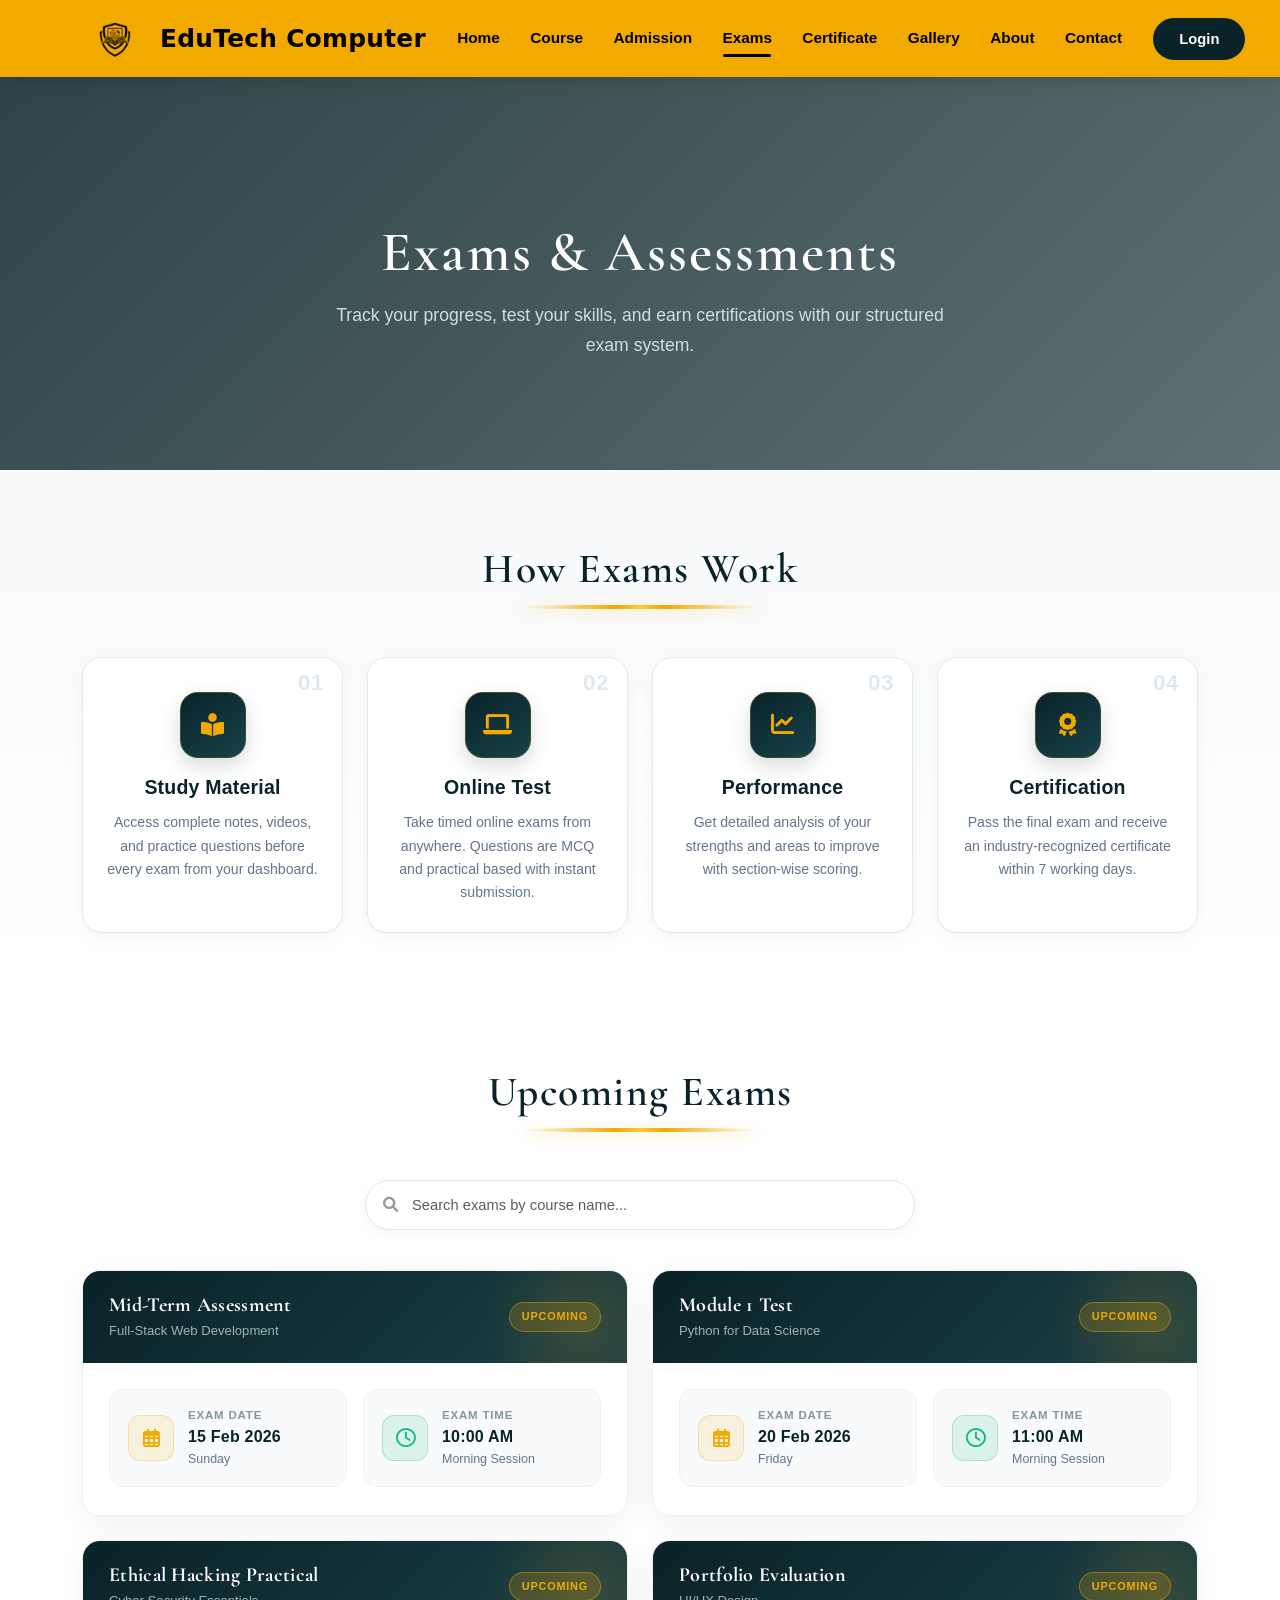
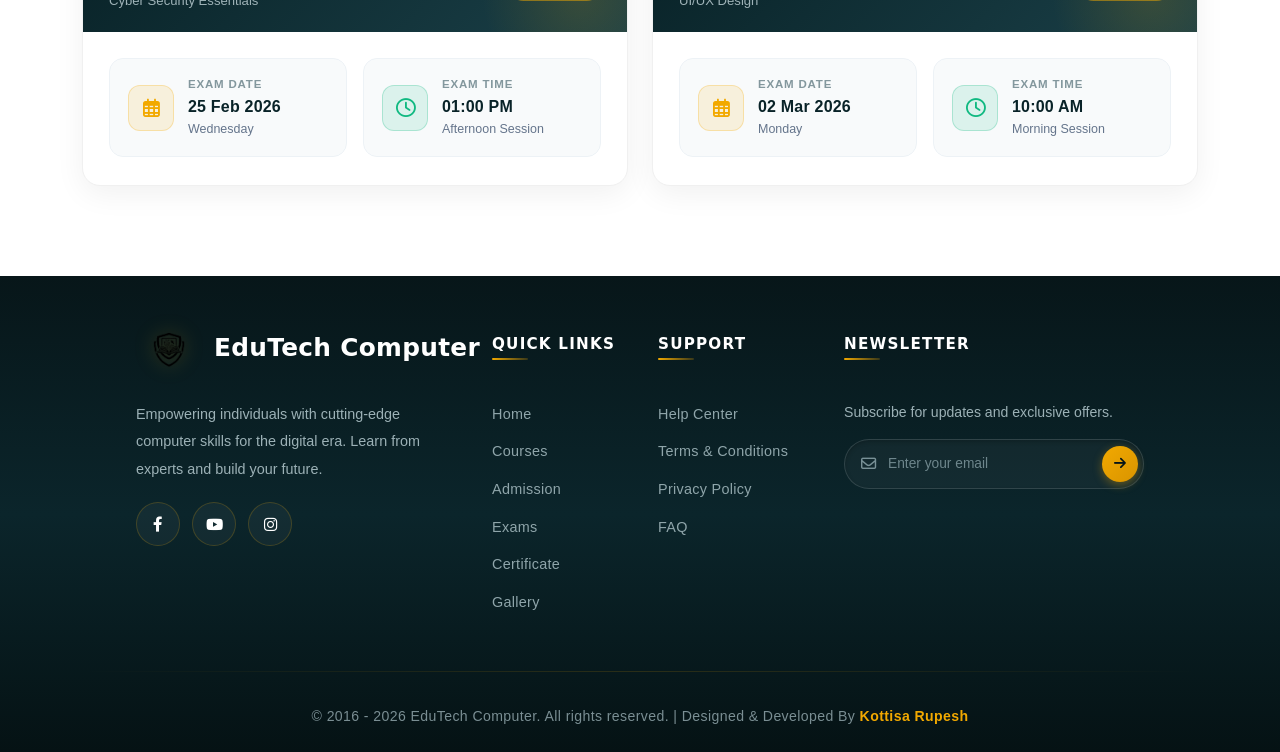
<file: exams.html>
<!DOCTYPE html>
<html lang="en">
<head>
    <meta charset="UTF-8">
    <meta name="viewport" content="width=device-width, initial-scale=1.0">
    <title>EduTech Computer | Exams</title>
    <!-- favicon -->
    <link rel="icon" type="image/png" href="logo.png">
    <!-- Google Fonts -->
    <link rel="preconnect" href="https://fonts.googleapis.com">
    <link rel="preconnect" href="https://fonts.gstatic.com" crossorigin>
    <link href="https://fonts.googleapis.com/css2?family=Cormorant+Garamond:ital,wght@0,400;0,500;1,400&display=swap" rel="stylesheet">
    <!-- Bootstrap 5 CSS -->
    <link href="https://cdn.jsdelivr.net/npm/bootstrap@5.3.0-alpha1/dist/css/bootstrap.min.css" rel="stylesheet">
    <!-- Font Awesome -->
    <link rel="stylesheet" href="https://cdnjs.cloudflare.com/ajax/libs/font-awesome/6.0.0-beta3/css/all.min.css">
    <!-- Header CSS -->
    <link rel="stylesheet" href="header.css">
    <!-- Footer CSS -->
    <link rel="stylesheet" href="footer.css">
    <!-- Main Style CSS -->
    <link rel="stylesheet" href="style.css">
    <!-- Exams Page CSS -->
    <link rel="stylesheet" href="exams.css">
</head>
<body>

    <!-- ========== HEADER (loaded via JS) ========== -->
    <div id="header-placeholder"></div>

    <!-- ========== PAGE HERO ========== -->
    <section class="page-hero">
        <div class="page-hero-overlay"></div>
        <div class="container">
            <div class="page-hero-content">
                <h1 class="page-hero-title">Exams & Assessments</h1>
                <p class="page-hero-subtitle">Track your progress, test your skills, and earn certifications with our structured exam system.</p>
            </div>
        </div>
    </section>

    <!-- =========================================
         SECTION 1: HOW EXAMS WORK
         ========================================= -->
    <section class="exam-info-section">
        <div class="container">
            <div class="text-center mb-5">
                <h2 class="section-heading">How Exams Work</h2>
            </div>

            <div class="row g-4">
                <div class="col-lg-3 col-md-6">
                    <div class="info-card">
                        <div class="info-number">01</div>
                        <div class="info-icon">
                            <i class="fas fa-book-reader"></i>
                        </div>
                        <h5 class="info-card-title">Study Material</h5>
                        <p class="info-card-text">Access complete notes, videos, and practice questions before every exam from your dashboard.</p>
                    </div>
                </div>

                <div class="col-lg-3 col-md-6">
                    <div class="info-card">
                        <div class="info-number">02</div>
                        <div class="info-icon">
                            <i class="fas fa-laptop"></i>
                        </div>
                        <h5 class="info-card-title">Online Test</h5>
                        <p class="info-card-text">Take timed online exams from anywhere. Questions are MCQ and practical based with instant submission.</p>
                    </div>
                </div>

                <div class="col-lg-3 col-md-6">
                    <div class="info-card">
                        <div class="info-number">03</div>
                        <div class="info-icon">
                            <i class="fas fa-chart-line"></i>
                        </div>
                        <h5 class="info-card-title">Performance</h5>
                        <p class="info-card-text">Get detailed analysis of your strengths and areas to improve with section-wise scoring.</p>
                    </div>
                </div>

                <div class="col-lg-3 col-md-6">
                    <div class="info-card">
                        <div class="info-number">04</div>
                        <div class="info-icon">
                            <i class="fas fa-award"></i>
                        </div>
                        <h5 class="info-card-title">Certification</h5>
                        <p class="info-card-text">Pass the final exam and receive an industry-recognized certificate within 7 working days.</p>
                    </div>
                </div>
            </div>
        </div>
    </section>


    <!-- =========================================
         SECTION 3: UPCOMING EXAMS
         ========================================= -->
    <section class="upcoming-exams-section">
        <div class="container">
            <div class="text-center mb-5">
                <h2 class="section-heading">Upcoming Exams</h2>
            </div>

            <!-- Search Bar -->
            <div class="exams-toolbar">
                <div class="exams-search">
                    <i class="fas fa-search"></i>
                    <input type="text" id="examSearch" class="form-control" placeholder="Search exams by course name...">
                </div>
            </div>

            <!-- Exams List -->
            <div class="row g-4" id="examsList">

                <!-- Exam 1 -->
                <div class="col-lg-6 exam-item" data-course="Full-Stack Web Development">
                    <div class="exam-card">
                        <div class="exam-card-header">
                            <div class="exam-header-info">
                                <h5 class="exam-title">Mid-Term Assessment</h5>
                                <p class="exam-course">Full-Stack Web Development</p>
                            </div>
                            <span class="exam-status status-upcoming">Upcoming</span>
                        </div>
                        <div class="exam-card-body">
                            <div class="exam-schedule-grid">
                                <div class="exam-schedule-box">
                                    <div class="exam-schedule-icon icon-date">
                                        <i class="far fa-calendar-alt"></i>
                                    </div>
                                    <div class="exam-schedule-info">
                                        <span class="schedule-label">Exam Date</span>
                                        <span class="schedule-value">15 Feb 2026</span>
                                        <span class="schedule-sub">Sunday</span>
                                    </div>
                                </div>
                                <div class="exam-schedule-box">
                                    <div class="exam-schedule-icon icon-time">
                                        <i class="far fa-clock"></i>
                                    </div>
                                    <div class="exam-schedule-info">
                                        <span class="schedule-label">Exam Time</span>
                                        <span class="schedule-value">10:00 AM</span>
                                        <span class="schedule-sub">Morning Session</span>
                                    </div>
                                </div>
                            </div>
                        </div>
                    </div>
                </div>

                <!-- Exam 2 -->
                <div class="col-lg-6 exam-item" data-course="Python for Data Science">
                    <div class="exam-card">
                        <div class="exam-card-header">
                            <div class="exam-header-info">
                                <h5 class="exam-title">Module 1 Test</h5>
                                <p class="exam-course">Python for Data Science</p>
                            </div>
                            <span class="exam-status status-upcoming">Upcoming</span>
                        </div>
                        <div class="exam-card-body">
                            <div class="exam-schedule-grid">
                                <div class="exam-schedule-box">
                                    <div class="exam-schedule-icon icon-date">
                                        <i class="far fa-calendar-alt"></i>
                                    </div>
                                    <div class="exam-schedule-info">
                                        <span class="schedule-label">Exam Date</span>
                                        <span class="schedule-value">20 Feb 2026</span>
                                        <span class="schedule-sub">Friday</span>
                                    </div>
                                </div>
                                <div class="exam-schedule-box">
                                    <div class="exam-schedule-icon icon-time">
                                        <i class="far fa-clock"></i>
                                    </div>
                                    <div class="exam-schedule-info">
                                        <span class="schedule-label">Exam Time</span>
                                        <span class="schedule-value">11:00 AM</span>
                                        <span class="schedule-sub">Morning Session</span>
                                    </div>
                                </div>
                            </div>
                        </div>
                    </div>
                </div>

                <!-- Exam 3 -->
                <div class="col-lg-6 exam-item" data-course="Cyber Security Essentials">
                    <div class="exam-card">
                        <div class="exam-card-header">
                            <div class="exam-header-info">
                                <h5 class="exam-title">Ethical Hacking Practical</h5>
                                <p class="exam-course">Cyber Security Essentials</p>
                            </div>
                            <span class="exam-status status-upcoming">Upcoming</span>
                        </div>
                        <div class="exam-card-body">
                            <div class="exam-schedule-grid">
                                <div class="exam-schedule-box">
                                    <div class="exam-schedule-icon icon-date">
                                        <i class="far fa-calendar-alt"></i>
                                    </div>
                                    <div class="exam-schedule-info">
                                        <span class="schedule-label">Exam Date</span>
                                        <span class="schedule-value">25 Feb 2026</span>
                                        <span class="schedule-sub">Wednesday</span>
                                    </div>
                                </div>
                                <div class="exam-schedule-box">
                                    <div class="exam-schedule-icon icon-time">
                                        <i class="far fa-clock"></i>
                                    </div>
                                    <div class="exam-schedule-info">
                                        <span class="schedule-label">Exam Time</span>
                                        <span class="schedule-value">01:00 PM</span>
                                        <span class="schedule-sub">Afternoon Session</span>
                                    </div>
                                </div>
                            </div>
                        </div>
                    </div>
                </div>

                <!-- Exam 4 -->
                <div class="col-lg-6 exam-item" data-course="UI/UX Design">
                    <div class="exam-card">
                        <div class="exam-card-header">
                            <div class="exam-header-info">
                                <h5 class="exam-title">Portfolio Evaluation</h5>
                                <p class="exam-course">UI/UX Design</p>
                            </div>
                            <span class="exam-status status-upcoming">Upcoming</span>
                        </div>
                        <div class="exam-card-body">
                            <div class="exam-schedule-grid">
                                <div class="exam-schedule-box">
                                    <div class="exam-schedule-icon icon-date">
                                        <i class="far fa-calendar-alt"></i>
                                    </div>
                                    <div class="exam-schedule-info">
                                        <span class="schedule-label">Exam Date</span>
                                        <span class="schedule-value">02 Mar 2026</span>
                                        <span class="schedule-sub">Monday</span>
                                    </div>
                                </div>
                                <div class="exam-schedule-box">
                                    <div class="exam-schedule-icon icon-time">
                                        <i class="far fa-clock"></i>
                                    </div>
                                    <div class="exam-schedule-info">
                                        <span class="schedule-label">Exam Time</span>
                                        <span class="schedule-value">10:00 AM</span>
                                        <span class="schedule-sub">Morning Session</span>
                                    </div>
                                </div>
                            </div>
                        </div>
                    </div>
                </div>

            </div>

            <!-- No Results -->
            <div id="noExamResults" class="no-results" style="display: none;">
                <i class="fas fa-search"></i>
                <h4>No exams found</h4>
                <p>Try a different search term.</p>
            </div>

        </div>
    </section>


    <!-- ========== FOOTER (loaded via JS) ========== -->
    <div id="footer-placeholder"></div>

    <!-- Bootstrap JS Bundle -->
    <script src="https://cdn.jsdelivr.net/npm/bootstrap@5.3.0-alpha1/dist/js/bootstrap.bundle.min.js"></script>
    <!-- Main Script JS -->
    <script src="script.js"></script>
</body>
</html>
</file>
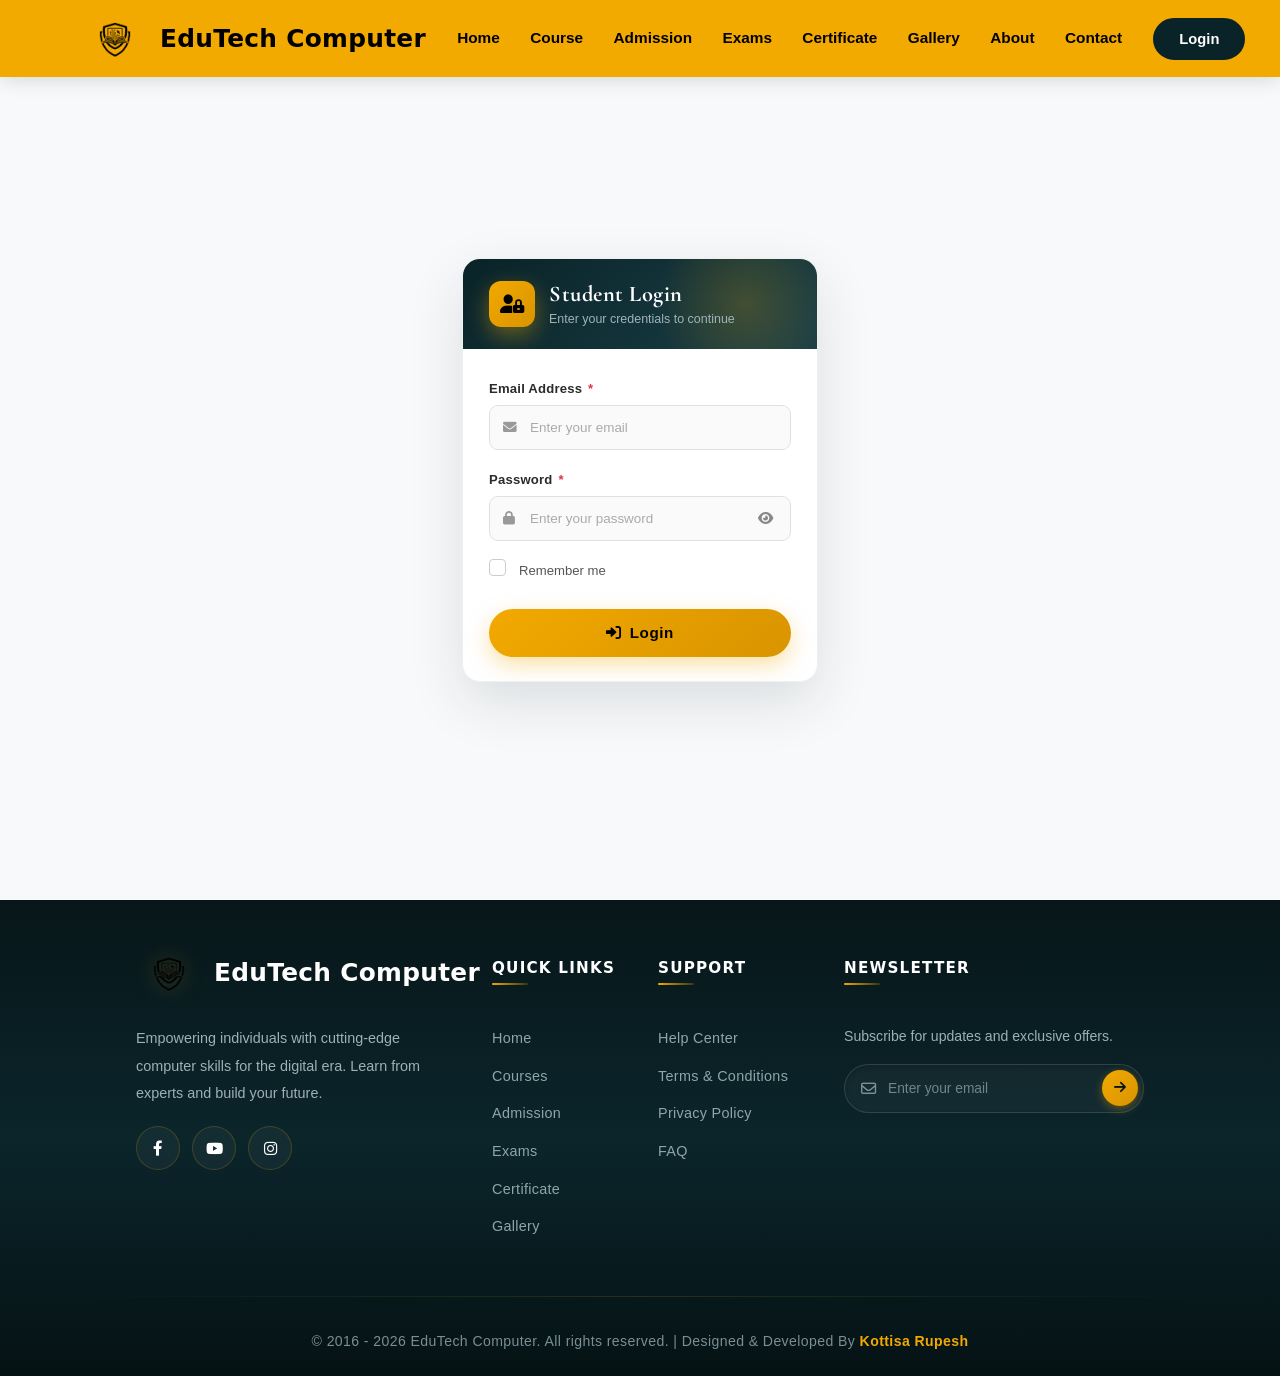
<file: login.html>
<!DOCTYPE html>
<html lang="en">
<head>
    <meta charset="UTF-8">
    <meta name="viewport" content="width=device-width, initial-scale=1.0">
    <title>EduTech Computer | Login</title>
    <!-- favicon -->
    <link rel="icon" type="image/png" href="logo.png">
    <!-- Google Fonts -->
    <link rel="preconnect" href="https://fonts.googleapis.com">
    <link rel="preconnect" href="https://fonts.gstatic.com" crossorigin>
    <link href="https://fonts.googleapis.com/css2?family=Cormorant+Garamond:ital,wght@0,400;0,500;0,600;0,700;1,400&display=swap" rel="stylesheet">
    <!-- Bootstrap 5 CSS -->
    <link href="https://cdn.jsdelivr.net/npm/bootstrap@5.3.0-alpha1/dist/css/bootstrap.min.css" rel="stylesheet">
    <!-- Font Awesome -->
    <link rel="stylesheet" href="https://cdnjs.cloudflare.com/ajax/libs/font-awesome/6.0.0-beta3/css/all.min.css">
    <!-- Header CSS -->
    <link rel="stylesheet" href="header.css">
    <!-- Footer CSS -->
    <link rel="stylesheet" href="footer.css">
    <!-- Main Style CSS -->
    <link rel="stylesheet" href="style.css">
    <!-- Login Page CSS -->
    <link rel="stylesheet" href="login.css">
</head>
<body>

    <!-- ========== HEADER (loaded via JS) ========== -->
    <div id="header-placeholder"></div>

    <!-- =========================================
         LOGIN SECTION
         ========================================= -->
    <section class="login-section">

        <div class="container">
            <div class="row justify-content-center align-items-center login-row">
                <div class="col-lg-4 col-md-6 col-sm-10">

                    <div class="login-card">
                        <div class="login-card-header">
                            <div class="login-header-icon">
                                <i class="fas fa-user-lock"></i>
                            </div>
                            <div>
                                <h3 class="login-title">Student Login</h3>
                                <p class="login-subtitle">Enter your credentials to continue</p>
                            </div>
                        </div>

                        <div class="login-card-body">
                            <form id="loginForm" class="login-form" novalidate>

                                <div class="mb-3">
                                    <label for="loginEmail" class="form-label">
                                        Email Address <span class="required">*</span>
                                    </label>
                                    <div class="input-icon-wrap">
                                        <i class="fas fa-envelope input-icon"></i>
                                        <input type="email" class="form-control" id="loginEmail" placeholder="Enter your email" required autocomplete="email">
                                    </div>
                                </div>

                                <div class="mb-3">
                                    <label for="loginPassword" class="form-label">
                                        Password <span class="required">*</span>
                                    </label>
                                    <div class="input-icon-wrap">
                                        <i class="fas fa-lock input-icon"></i>
                                        <input type="password" class="form-control" id="loginPassword" placeholder="Enter your password" required autocomplete="current-password">
                                        <button type="button" class="btn-toggle-password" id="togglePassword" aria-label="Show password">
                                            <i class="fas fa-eye" id="togglePasswordIcon"></i>
                                        </button>
                                    </div>
                                </div>

                                <div class="login-options">
                                    <div class="form-check">
                                        <input class="form-check-input" type="checkbox" id="rememberMe">
                                        <label class="form-check-label" for="rememberMe">
                                            Remember me
                                        </label>
                                    </div>
                                </div>

                                <div id="loginMsg" class="login-msg"></div>

                                <div class="d-grid mt-4">
                                    <button type="submit" class="btn-login-submit">
                                        <i class="fas fa-sign-in-alt me-2"></i>Login
                                    </button>
                                </div>

                            </form>
                        </div>
                    </div>

                </div>
            </div>
        </div>
    </section>

    <!-- ========== FOOTER (loaded via JS) ========== -->
    <div id="footer-placeholder"></div>

    <!-- Bootstrap JS Bundle -->
    <script src="https://cdn.jsdelivr.net/npm/bootstrap@5.3.0-alpha1/dist/js/bootstrap.bundle.min.js"></script>
    <!-- Main Script JS -->
    <script src="script.js"></script>
</body>
</html>
</file>
<file: header.css>
/* =========================================
   EduTech Computer - Header/Navbar Styles
   ========================================= */

/* ---------- LOGO ---------- */
.navbar-logo {
    height: 66px;
    width: 66px;
    min-width: 66px;
    object-fit: contain;
    display: inline-block;
    background: transparent;
    border-radius: 0;
    padding: 0;
    box-shadow: none;
    transition: transform 0.3s ease;
}

.navbar-brand {
    display: flex !important;
    align-items: center;
    gap: 12px;
    font-size: 1.55rem;
    color: #000000 !important;
    padding: 0;
    transition: transform 0.25s ease;
}

.navbar-brand:hover .navbar-logo {
    transform: scale(1.05);
}

.navbar-brand span {
    font-family: 'Segoe UI', system-ui, -apple-system, sans-serif;
    color: #000000;
    font-weight: 700;
    white-space: nowrap;
    letter-spacing: 0.3px;
}

/* ---------- NAVBAR (AMBER #F2A900) ---------- */
.navbar {
    background-color: #F2A900 !important;
    box-shadow: 0 4px 18px rgba(0, 0, 0, 0.12);
    transition: all 0.3s ease;
    z-index: 1030;
    padding-top: 0.35rem;
    padding-bottom: 0.35rem;
}

.navbar-nav .nav-link {
    font-weight: 600;
    color: #000000 !important;
    padding: 0.5rem 0.95rem !important;
    position: relative;
    font-size: 0.96rem;
    transition: all 0.25s ease;
}

.navbar-nav .nav-link::after {
    content: '';
    position: absolute;
    bottom: 2px;
    left: 50%;
    transform: translateX(-50%);
    width: 0;
    height: 2.5px;
    background-color: #000000;
    border-radius: 2px;
    transition: width 0.3s cubic-bezier(0.4, 0, 0.2, 1);
}

.navbar-nav .nav-link:hover::after,
.navbar-nav .nav-link.active::after {
    width: 60%;
}

.navbar-nav .nav-link.active {
    color: #000000 !important;
    font-weight: 700;
}

.navbar-nav .nav-link:hover {
    color: #111111 !important;
    transform: translateY(-1px);
}

/* ---------- LOGIN BUTTON (DESKTOP) ---------- */
.btn-login {
    background-color: #092328;
    color: #ffffff !important;
    font-weight: 600;
    padding: 8px 24px;
    border-radius: 30px;
    border: 2px solid #092328;
    transition: all 0.3s ease;
    font-size: 0.92rem;
    white-space: nowrap;
    display: inline-flex;
    align-items: center;
    justify-content: center;
}

.btn-login:hover {
    background-color: transparent;
    color: #092328 !important;
    border-color: #092328;
    transform: translateY(-2px);
    box-shadow: 0 6px 16px rgba(9, 35, 40, 0.3);
}

/* ---------- PROFILE DROPDOWN ---------- */
.navbar-nav .dropdown-toggle {
    color: #000000 !important;
    font-weight: 600;
}

.navbar-nav .dropdown-toggle::after {
    display: none;
}

.dropdown-menu {
    border-radius: 12px;
    border: 1px solid rgba(0, 0, 0, 0.08);
    box-shadow: 0 12px 32px rgba(0, 0, 0, 0.2);
    padding: 8px;
    margin-top: 8px;
    background: #ffffff;
}

.dropdown-item {
    border-radius: 8px;
    padding: 10px 14px;
    font-weight: 500;
    transition: all 0.2s ease;
    font-size: 0.9rem;
}

.dropdown-item:hover {
    background-color: #fff8e6;
    color: #d99400;
}

.dropdown-item#logoutBtn:hover {
    background-color: #ffe6e6;
    color: #dc3545;
}

/* ---------- NAVBAR TOGGLER (MOBILE / PORTRAIT) ---------- */
.navbar-toggler {
    border: 1.5px solid rgba(0, 0, 0, 0.35);
    background: rgba(255, 255, 255, 0.25);
    border-radius: 10px;
    padding: 7px 11px;
    transition: all 0.25s ease;
}

.navbar-toggler:hover {
    background: rgba(255, 255, 255, 0.45);
    border-color: #000000;
}

.navbar-toggler:focus {
    box-shadow: 0 0 0 3px rgba(9, 35, 40, 0.25);
    outline: none;
}

.navbar-toggler-icon {
    width: 22px;
    height: 22px;
    background-image: url("data:image/svg+xml,%3csvg xmlns='http://www.w3.org/2000/svg' viewBox='0 0 30 30'%3e%3cpath stroke='rgba(0, 0, 0, 0.9)' stroke-linecap='round' stroke-miterlimit='10' stroke-width='2.4' d='M4 7h22M4 15h22M4 23h22'/%3e%3c/svg%3e");
}

/* =========================================
   PORTRAIT / MOBILE DEVICE STYLES (< 992px)
   ========================================= */
@media (max-width: 991px) {
    .navbar-nav .nav-link::after {
        display: none !important;
    }

    /* Floating luxury dark card dropdown */
    .navbar-collapse {
        background: #092328;
        border: 1px solid rgba(242, 169, 0, 0.35);
        border-radius: 16px;
        padding: 16px 14px;
        margin-top: 12px;
        margin-bottom: 8px;
        box-shadow: 0 16px 36px rgba(0, 0, 0, 0.45), 0 0 20px rgba(242, 169, 0, 0.12);
        animation: mobileMenuSlideDown 0.3s cubic-bezier(0.16, 1, 0.3, 1);
    }

    @keyframes mobileMenuSlideDown {
        from {
            opacity: 0;
            transform: translateY(-8px);
        }
        to {
            opacity: 1;
            transform: translateY(0);
        }
    }

    .navbar-nav {
        gap: 3px;
    }

    /* Links in mobile menu */
    .navbar-nav .nav-link {
        color: #e2e8f0 !important;
        padding: 10px 14px !important;
        border-radius: 10px;
        font-size: 0.96rem;
        font-weight: 500;
        display: flex;
        align-items: center;
        transition: all 0.25s ease;
        border-left: 3px solid transparent;
    }

    .navbar-nav .nav-link .nav-mobile-icon {
        width: 24px;
        color: #F2A900;
        font-size: 0.95rem;
        margin-right: 10px;
        text-align: center;
        transition: transform 0.25s ease;
    }

    .navbar-nav .nav-link:hover {
        background: rgba(242, 169, 0, 0.12);
        color: #F2A900 !important;
        padding-left: 18px !important;
        border-left-color: rgba(242, 169, 0, 0.5);
    }

    .navbar-nav .nav-link:hover .nav-mobile-icon {
        transform: scale(1.15);
    }

    .navbar-nav .nav-link.active {
        background: linear-gradient(90deg, rgba(242, 169, 0, 0.2), rgba(242, 169, 0, 0.05));
        color: #F2A900 !important;
        font-weight: 700;
        border-left: 3px solid #F2A900;
    }

    .navbar-nav .nav-link.active .nav-mobile-icon {
        color: #ffd166;
    }

    /* Login button inside mobile menu */
    #navLogin {
        margin-top: 10px !important;
        padding-top: 12px;
        border-top: 1px solid rgba(255, 255, 255, 0.12);
    }

    .btn-login {
        display: flex !important;
        align-items: center;
        justify-content: center;
        width: 100% !important;
        background: linear-gradient(135deg, #F2A900, #d99400);
        color: #092328 !important;
        border: none !important;
        padding: 12px 20px;
        border-radius: 12px;
        font-weight: 700;
        font-size: 0.98rem;
        box-shadow: 0 4px 15px rgba(242, 169, 0, 0.35);
        margin: 0 !important;
    }

    .btn-login:hover {
        background: linear-gradient(135deg, #ffd166, #F2A900);
        color: #000000 !important;
        transform: translateY(-2px);
        box-shadow: 0 6px 20px rgba(242, 169, 0, 0.55);
    }

    /* Profile dropdown inside mobile menu */
    .navbar-nav .dropdown-menu {
        background: rgba(255, 255, 255, 0.06);
        border: 1px solid rgba(242, 169, 0, 0.2);
        box-shadow: none;
        margin-top: 4px;
        padding: 6px;
    }

    .navbar-nav .dropdown-item {
        color: #ffffff;
    }

    .navbar-nav .dropdown-item:hover {
        background-color: rgba(242, 169, 0, 0.2);
        color: #F2A900;
    }
}

/* Small smartphones */
@media (max-width: 767px) {
    .navbar-logo {
        height: 56px;
        width: 56px;
        min-width: 56px;
    }

    .navbar-brand {
        font-size: 1.25rem;
        gap: 10px;
    }

    .navbar-brand span {
        font-size: 1.25rem;
    }

    .navbar-collapse {
        margin-top: 10px;
        padding: 14px 12px;
    }
}

@media (max-width: 575px) {
    .navbar-logo {
        height: 50px;
        width: 50px;
        min-width: 50px;
    }

    .navbar-brand span {
        font-size: 1.15rem;
    }
}
</file>
<file: footer.css>
/* =========================================
   EduTech Computer - Premium Footer Styles
   Solid Background • Luxurious • Interactive
   ========================================= */

.footer {
    background: linear-gradient(180deg, #071619 0%, #0b252b 50%, #051214 100%);
    margin-top: 0;
    position: relative;
    overflow: hidden;
    padding-top: 40px !important;
}

.footer > .container {
    position: relative;
    z-index: 2;
}

/* ---------- TYPOGRAPHY ---------- */
.footer h5,
.footer h6 {
    font-family: 'Segoe UI', system-ui, -apple-system, sans-serif;
    letter-spacing: 1.2px;
    color: #ffffff;
    position: relative;
    display: inline-block;
    padding-bottom: 12px;
    font-size: 0.95rem;
    font-weight: 700;
    text-transform: uppercase;
}

.footer h6::after {
    content: '';
    position: absolute;
    left: 0;
    bottom: 0;
    width: 36px;
    height: 2px;
    background: linear-gradient(90deg, #F2A900, rgba(242, 169, 0, 0.2));
    border-radius: 2px;
    transition: width 0.35s ease;
}

.footer .col-lg-2:hover h6::after,
.footer .col-lg-3:hover h6::after,
.footer .col-md-6:hover h6::after,
.footer .footer-col-header:hover h6::after {
    width: 55px;
}

.footer .text-muted {
    color: #9cb1b6 !important;
    font-size: 0.9rem;
    line-height: 1.9;
}

/* ---------- FOOTER HEADERS (PERFECT HORIZONTAL ALIGNMENT & EQUAL SPACING) ---------- */
.footer-main-row {
    margin-top: 0 !important;
}

.footer .row > [class*="col-"] {
    margin-top: 0 !important;
}

@media (min-width: 992px) {
    .footer-main-row {
        display: flex !important;
        justify-content: center !important;
        align-items: flex-start !important;
        gap: 36px !important;
    }

    .footer-main-row > [class*="footer-col"] {
        padding-left: 0 !important;
        padding-right: 0 !important;
    }

    .footer-col-brand {
        max-width: 320px;
        flex: 0 0 auto;
    }

    .footer-col-links {
        min-width: 130px;
        flex: 0 0 auto;
    }

    .footer-col-support {
        min-width: 150px;
        flex: 0 0 auto;
    }

    .footer-col-newsletter {
        max-width: 310px;
        width: 300px;
        flex: 0 0 auto;
    }
}

.footer-brand,
.footer-col-header {
    height: 66px !important;
    display: flex !important;
    align-items: center !important;
    margin-bottom: 1.2rem !important;
    box-sizing: border-box !important;
}

.footer-brand {
    gap: 12px;
    text-decoration: none !important;
}

.footer-col-header h6 {
    margin: 0 !important;
    padding-bottom: 8px !important;
    line-height: 1 !important;
    display: inline-block !important;
}

.footer-brand span {
    font-family: 'Segoe UI', system-ui, -apple-system, sans-serif;
    color: #ffffff;
    font-weight: 700;
    font-size: 1.55rem;
    white-space: nowrap;
    letter-spacing: 0.3px;
    line-height: 1 !important;
}

.footer-bio,
.footer-nav-links,
.newsletter-box {
    margin-top: 0 !important;
}

.footer-logo,
.footer-brand .navbar-logo {
    height: 66px;
    width: 66px;
    min-width: 66px;
    object-fit: contain;
    display: inline-block;
    background: transparent;
    border: none;
    border-radius: 0;
    padding: 0;
    box-shadow: none;
    filter: drop-shadow(0 0 10px rgba(242, 169, 0, 0.3));
    transition: transform 0.3s ease;
}

.footer-brand:hover .footer-logo,
.footer-brand:hover .navbar-logo {
    transform: scale(1.05);
}

/* ---------- LINK LISTS ---------- */
.footer ul {
    list-style: none;
    padding-left: 0;
}

.footer ul li {
    margin-bottom: 12px;
    transition: transform 0.3s ease;
}

.footer ul li a {
    transition: all 0.3s ease;
    font-size: 0.9rem;
    color: #8fa5aa;
    position: relative;
    padding-left: 0;
    display: inline-flex;
    align-items: center;
    letter-spacing: 0.3px;
}

.footer ul li a::before {
    content: '\f105';
    font-family: 'Font Awesome 6 Free';
    font-weight: 900;
    position: absolute;
    left: -14px;
    opacity: 0;
    color: #F2A900;
    transition: all 0.3s ease;
    font-size: 0.7rem;
}

.footer ul li a:hover {
    color: #F2A900 !important;
    padding-left: 14px;
    text-shadow: 0 0 20px rgba(242, 169, 0, 0.3);
}

.footer ul li a:hover::before {
    opacity: 1;
    left: 0;
}

.footer ul li:hover {
    transform: translateX(4px);
}

/* ---------- SOCIAL ICONS ---------- */
.social-icons {
    display: flex;
    gap: 12px;
    flex-wrap: wrap;
    margin-top: 1.2rem;
}

.social-icons a {
    display: inline-flex;
    align-items: center;
    justify-content: center;
    width: 44px;
    height: 44px;
    border-radius: 50%;
    background: rgba(255, 255, 255, 0.04);
    border: 1px solid rgba(242, 169, 0, 0.2);
    transition: all 0.4s cubic-bezier(0.34, 1.56, 0.64, 1);
    font-size: 0.95rem;
    color: #ffffff;
    position: relative;
    overflow: hidden;
}

.social-icons a::before {
    content: '';
    position: absolute;
    inset: 0;
    background: linear-gradient(135deg, #F2A900, #d99400);
    border-radius: 50%;
    transform: scale(0);
    transition: transform 0.4s ease;
    z-index: -1;
}

.social-icons a:hover {
    color: #000 !important;
    transform: translateY(-6px);
    box-shadow: 0 12px 28px rgba(242, 169, 0, 0.45);
    border-color: #F2A900;
}

.social-icons a:hover::before {
    transform: scale(1);
}

/* ---------- NEWSLETTER ---------- */
.newsletter-box {
    background: transparent;
    border: none;
    border-radius: 0;
    padding: 0;
    position: relative;
}

.newsletter-box h6 {
    font-size: 1.05rem;
    margin-bottom: 10px;
    padding-bottom: 10px;
    letter-spacing: 1.2px;
}

.newsletter-box h6::after {
    width: 32px;
    background: linear-gradient(90deg, #F2A900, rgba(242, 169, 0, 0.2));
}

.newsletter-box p {
    font-size: 0.88rem;
    margin-bottom: 16px;
    color: #9cb1b6;
    line-height: 1.6;
}

.newsletter-form {
    display: flex;
    align-items: center;
    background: rgba(255, 255, 255, 0.04);
    border-radius: 50px;
    padding: 4px 5px 4px 16px;
    border: 1px solid rgba(255, 255, 255, 0.12);
    transition: all 0.3s ease;
    box-shadow: inset 0 2px 4px rgba(0, 0, 0, 0.2);
}

.newsletter-form:hover {
    border-color: rgba(242, 169, 0, 0.35);
    background: rgba(255, 255, 255, 0.06);
}

.newsletter-form:focus-within {
    border-color: #F2A900;
    background: rgba(255, 255, 255, 0.07);
    box-shadow: 0 0 16px rgba(242, 169, 0, 0.2);
}

.newsletter-icon {
    color: #799197;
    font-size: 0.95rem;
    margin-right: 8px;
    display: flex;
    align-items: center;
    transition: color 0.3s ease;
    flex-shrink: 0;
}

.newsletter-form:focus-within .newsletter-icon {
    color: #F2A900;
}

.newsletter-form .form-control {
    background: transparent !important;
    border: none !important;
    color: #ffffff !important;
    padding: 9px 4px;
    font-size: 0.88rem;
    box-shadow: none !important;
    flex: 1;
    min-width: 0;
}

.newsletter-form .form-control::placeholder {
    color: #6e868c;
    font-size: 0.86rem;
}

.newsletter-form .form-control:focus {
    background: transparent !important;
    border: none !important;
    box-shadow: none !important;
    color: #ffffff !important;
}

.newsletter-form .btn-newsletter {
    background: linear-gradient(135deg, #F2A900, #d99400);
    border: none;
    color: #051417;
    border-radius: 50%;
    font-weight: 700;
    width: 36px;
    height: 36px;
    min-width: 36px;
    display: inline-flex;
    align-items: center;
    justify-content: center;
    font-size: 0.85rem;
    transition: all 0.3s cubic-bezier(0.34, 1.56, 0.64, 1);
    flex-shrink: 0;
    cursor: pointer;
    box-shadow: 0 3px 10px rgba(242, 169, 0, 0.35);
}

.newsletter-form .btn-newsletter i {
    transition: transform 0.3s ease;
}

.newsletter-form .btn-newsletter:hover {
    background: linear-gradient(135deg, #ffd166, #F2A900);
    box-shadow: 0 6px 18px rgba(242, 169, 0, 0.55);
    transform: scale(1.08);
    color: #000000;
}

.newsletter-form .btn-newsletter:hover i {
    transform: translateX(2px);
}

.newsletter-form .btn-newsletter:active {
    transform: scale(0.94);
}

#newsletterMsg {
    border-radius: 8px;
    padding: 8px 12px !important;
    font-size: 0.8rem;
    margin-top: 10px;
}

/* ---------- DIVIDER ---------- */
.footer hr {
    opacity: 0.15;
    background: linear-gradient(90deg, transparent, #F2A900, transparent);
    border: none;
    height: 1px;
    margin: 45px 0 25px;
}

/* ---------- BOTTOM BAR ---------- */
.footer .footer-bottom {
    padding-top: 8px;
}

.footer .footer-bottom p {
    color: #7a8e93 !important;
    font-size: 0.88rem;
    margin: 0;
    letter-spacing: 0.4px;
}

.footer .footer-bottom .developer-link {
    color: #F2A900;
    text-decoration: none;
    font-weight: 600;
    transition: all 0.25s ease;
    display: inline-block;
}

.footer .footer-bottom .developer-link:hover {
    color: #ffd166;
    text-shadow: 0 0 12px rgba(242, 169, 0, 0.45);
    text-decoration: underline;
}





.footer-bio {
    font-size: 0.9rem;
    line-height: 1.75;
    color: #9cb1b6 !important;
}

/* Links lists */
.footer-nav-links {
    list-style: none;
    padding-left: 0;
    margin-bottom: 0;
}

.footer-nav-links li {
    margin-bottom: 11px;
}

.footer-nav-links li a {
    color: #8fa5aa;
    font-size: 0.91rem;
    text-decoration: none !important;
    transition: all 0.25s ease;
    display: inline-flex;
    align-items: center;
    letter-spacing: 0.2px;
}

.footer-nav-links li a:hover {
    color: #F2A900 !important;
    transform: translateX(4px);
    text-shadow: 0 0 16px rgba(242, 169, 0, 0.3);
}

/* =========================================
   RESPONSIVE DESIGN (PORTRAIT / MOBILE)
   ========================================= */
@media (max-width: 991px) {
    .footer {
        padding-top: 36px !important;
        padding-bottom: 25px !important;
    }

    .footer-brand,
    .footer-col-header {
        height: 56px !important;
        margin-bottom: 1rem !important;
    }

    .footer .col-md-12 {
        margin-top: 1.5rem !important;
    }

    .footer-logo,
    .footer-brand .navbar-logo,
    .footer-brand .footer-logo {
        height: 56px;
        width: 56px;
        min-width: 56px;
    }

    .footer-brand span {
        font-size: 1.25rem;
    }

    .footer-bio {
        max-width: 460px;
        margin: 0 auto 1.2rem auto;
    }

    .footer-col-header h6 {
        font-size: 0.92rem;
    }

    .footer-nav-links li {
        margin-bottom: 9px;
    }

    .footer-nav-links li a {
        font-size: 0.88rem;
        padding: 2px 0;
    }

    /* Newsletter on Tablet/Mobile */
    .newsletter-box {
        max-width: 420px;
        margin: 0 auto;
    }

    .newsletter-box p {
        font-size: 0.84rem;
        margin-bottom: 14px;
    }

    .newsletter-form {
        max-width: 360px;
        margin: 0 auto;
    }

    .footer hr {
        margin: 30px 0 18px;
    }
}

@media (max-width: 767px) {
    .footer .row > [class*="col-"]:not(:first-child) {
        margin-top: 1.2rem !important;
    }

    .footer .col-6 {
        margin-top: 1.2rem !important;
    }

    .footer-brand {
        height: auto !important;
        min-height: 50px !important;
        margin-bottom: 0.8rem !important;
    }

    .footer-col-header {
        height: auto !important;
        min-height: 36px !important;
        margin-bottom: 0.8rem !important;
    }

    .footer-col-header.justify-content-center h6::after {
        left: 50% !important;
        transform: translateX(-50%) !important;
    }
}

@media (max-width: 575px) {
    .footer {
        padding-top: 30px !important;
    }

    .footer-logo,
    .footer-brand .navbar-logo,
    .footer-brand .footer-logo {
        height: 50px;
        width: 50px;
        min-width: 50px;
        background: transparent;
        border: none;
        padding: 0;
    }

    .footer-brand span {
        font-size: 1.15rem;
    }

    .footer-col-header h6 {
        font-size: 0.88rem;
    }

    .footer-nav-links li a {
        font-size: 0.85rem;
    }

    .social-icons a {
        width: 40px;
        height: 40px;
        font-size: 0.9rem;
    }

    .newsletter-form {
        max-width: 100%;
    }
}
</file>
<file: style.css>
/* =========================================
   EduTech Computer - Main Stylesheet
   (Header & Footer styles are in header.css
    and footer.css respectively)
   ========================================= */

/* ---------- GLOBAL ---------- */
* {
    margin: 0;
    padding: 0;
    box-sizing: border-box;
}

html {
    scroll-behavior: smooth;
}

body {
    font-family: 'Segoe UI', Tahoma, Geneva, Verdana, sans-serif;
    color: #333;
    line-height: 1.6;
    overflow-x: hidden;
}

a {
    text-decoration: none;
    transition: all 0.3s ease;
}

img {
    max-width: 100%;
    height: auto;
}

section {
    position: relative;
}

/* =========================================
   SECTION HEADINGS (PREMIUM REDESIGN)
   Applies to all headings EXCEPT .welcome-heading
   ========================================= */

.section-heading,
.tech-heading-label {
    font-family: 'Cormorant Garamond', 'Romie', 'Playfair Display', Georgia, 'Times New Roman', serif;
    font-size: 2.6rem;
    font-weight: 600;
    color: #092328;
    letter-spacing: 1.5px;
    text-transform: none;
    margin: 0;
    display: inline-block;
    position: relative;
    padding-bottom: 14px;
    line-height: 1.2;
}

/* Gold underline bar below heading — wide, thin center, tapered at ends */
.section-heading::after,
.tech-heading-label::after {
    content: '';
    position: absolute;
    bottom: 0;
    left: 50%;
    transform: translateX(-50%);
    width: 240px;
    height: 4px;
    background: linear-gradient(90deg,
        rgba(242, 169, 0, 0) 0%,
        rgba(242, 169, 0, 0.35) 15%,
        #F2A900 40%,
        #ffc93c 50%,
        #F2A900 60%,
        rgba(242, 169, 0, 0.35) 85%,
        rgba(242, 169, 0, 0) 100%);
    border-radius: 50% / 100%;
    transition: width 0.5s ease;
    box-shadow: 0 3px 14px rgba(242, 169, 0, 0.3);
}

/* Hover — underline expands */
.section-heading:hover::after,
.tech-heading-label:hover::after {
    width: 320px;
}

/* Center heading wrapper (works with Bootstrap's .text-center) */
.text-center .section-heading,
.text-center .tech-heading-label {
    text-align: center;
}

/* =========================================
   HERO VIDEO SECTION
   ========================================= */

.hero-video-section {
    position: relative;
    width: 100%;
    height: 100vh;
    min-height: 600px;
    overflow: hidden;
    display: flex;
    align-items: center;
    justify-content: center;
    margin-top: 0;
}

.hero-video {
    position: absolute;
    top: 50%;
    left: 50%;
    min-width: 100%;
    min-height: 100%;
    width: auto;
    height: auto;
    transform: translate(-50%, -50%);
    object-fit: cover;
    z-index: 1;
    pointer-events: none;
}

.hero-overlay {
    position: absolute;
    top: 0;
    left: 0;
    width: 100%;
    height: 100%;
    background: linear-gradient(rgba(0, 0, 0, 0.35), rgba(0, 0, 0, 0.45));
    z-index: 2;
}

/* =========================================
   WELCOME SECTION (UNCHANGED)
   ========================================= */

.welcome-section {
    background-color: #ffffff;
    padding: 50px 20px 70px;
    text-align: center;
}

.welcome-inner {
    max-width: 850px;
    margin: 0 auto;
    display: flex;
    flex-direction: column;
    align-items: center;
}

.welcome-logo {
    width: 100px;
    height: 100px;
    margin-bottom: 15px;
    display: flex;
    align-items: center;
    justify-content: center;
}

.welcome-logo img {
    width: 100%;
    height: 100%;
    object-fit: contain;
    display: block;
}

.welcome-heading {
    font-family: 'Romie Regular', 'Romie', 'Cormorant Garamond', 'Playfair Display', Georgia, 'Times New Roman', serif;
    font-size: 2.8rem;
    font-weight: 400;
    color: #000000;
    letter-spacing: 0.5px;
    line-height: 1.25;
    margin: 0 0 20px 0;
}

.welcome-text {
    font-family: 'Segoe UI', Tahoma, Geneva, Verdana, sans-serif;
    font-size: 1.1rem;
    color: #2b2b2b;
    line-height: 1.9;
    max-width: 720px;
    margin: 0 auto 25px auto;
    font-weight: 400;
    letter-spacing: 0.2px;
}

.welcome-tagline {
    font-family: 'Romie Regular', 'Romie', 'Cormorant Garamond', 'Playfair Display', Georgia, 'Times New Roman', serif;
    font-size: 1.25rem;
    font-style: italic;
    color: #1a1a1a;
    letter-spacing: 0.3px;
    margin: 0;
    font-weight: 500;
}

/* =========================================
   TECHNOLOGIES SECTION
   ========================================= */

.technologies-section {
    background-color: #ffffff;
    padding: 70px 0;
    overflow: hidden;
}

.marquee-row {
    width: 100%;
    overflow: hidden;
    padding: 24px 0;
    position: relative;
    cursor: pointer;
}

.marquee-rtl {
    background: #ffffff;
}

.marquee-ltr {
    background: #ffffff;
}

.marquee-track {
    display: flex;
    align-items: flex-start;
    gap: 55px;
    width: max-content;
    will-change: transform;
}

.marquee-rtl .marquee-track {
    animation: marqueeRTL 45s linear infinite;
}

.marquee-ltr .marquee-track {
    animation: marqueeLTR 45s linear infinite;
}

.marquee-row:hover .marquee-track {
    animation-play-state: paused;
}

.tech-item {
    display: flex;
    flex-direction: column;
    align-items: center;
    justify-content: flex-start;
    gap: 12px;
    padding: 10px 5px;
    min-width: 100px;
    cursor: pointer;
    flex-shrink: 0;
    transition: transform 0.35s cubic-bezier(0.34, 1.56, 0.64, 1);
    user-select: none;
}

.tech-item img {
    width: 55px;
    height: 55px;
    object-fit: contain;
    filter: grayscale(0%);
    transition: all 0.35s ease;
    display: block;
}

.tech-item span {
    font-family: 'Segoe UI', Tahoma, Geneva, Verdana, sans-serif;
    font-size: 0.85rem;
    font-weight: 500;
    color: #555555;
    letter-spacing: 0.3px;
    text-align: center;
    white-space: nowrap;
    transition: all 0.3s ease;
}

.tech-item:hover {
    transform: translateY(-8px);
}

.tech-item:hover img {
    filter: drop-shadow(0 8px 16px rgba(242, 169, 0, 0.4));
    transform: scale(1.12);
}

.tech-item:hover span {
    color: #000000;
    font-weight: 600;
}

.tech-item:active {
    transform: translateY(-4px) scale(0.96);
}

@keyframes marqueeRTL {
    from {
        transform: translateX(0);
    }
    to {
        transform: translateX(-50%);
    }
}

@keyframes marqueeLTR {
    from {
        transform: translateX(-50%);
    }
    to {
        transform: translateX(0);
    }
}

/* =========================================
   GALLERY SECTION
   ========================================= */

.gallery-section {
    background-color: #f8f9fa;
    padding: 70px 0 0;
    overflow: hidden;
}

.gallery-slider {
    position: relative;
    width: 100%;
    max-width: 100%;
    height: 600px;
    margin: 0;
    overflow: hidden;
    border-radius: 0;
    box-shadow: none;
    background-color: #000;
}

.gallery-slide {
    position: absolute;
    top: 0;
    left: 0;
    width: 100%;
    height: 100%;
    opacity: 0;
    visibility: hidden;
    transition: opacity 1s ease, visibility 1s ease, transform 1.5s ease;
    transform: scale(1.05);
    z-index: 1;
}

.gallery-slide.active {
    opacity: 1;
    visibility: visible;
    transform: scale(1);
    z-index: 2;
}

.gallery-slide img {
    width: 100%;
    height: 100%;
    object-fit: cover;
    display: block;
}

.slider-arrow {
    position: absolute;
    top: 50%;
    transform: translateY(-50%);
    width: 60px;
    height: 60px;
    border-radius: 50%;
    background: transparent;
    color: #ffffff;
    border: none;
    font-size: 2rem;
    cursor: pointer;
    z-index: 10;
    display: flex;
    align-items: center;
    justify-content: center;
    transition: all 0.3s ease;
    box-shadow: none;
    text-shadow: 0 2px 8px rgba(0, 0, 0, 0.6);
}

.slider-arrow:hover {
    background: transparent;
    color: #F2A900;
    transform: translateY(-50%) scale(1.15);
    box-shadow: none;
    text-shadow: 0 4px 12px rgba(242, 169, 0, 0.6);
}

.slider-arrow:active {
    transform: translateY(-50%) scale(0.95);
}

.slider-prev {
    left: 30px;
}

.slider-next {
    right: 30px;
}

/* =========================================
   ENROLLMENT FORM SECTION
   ========================================= */

.enrollment-section {
    background-color: #ffffff;
    padding: 60px 0 70px;
}

.enrollment-card {
    background-color: #ffffff;
    border-radius: 16px;
    box-shadow: 0 15px 40px rgba(0, 0, 0, 0.08);
    border: 1px solid #f0f0f0;
    overflow: hidden;
}

.enrollment-header {
    background: linear-gradient(135deg, #092328, #1a3f47);
    color: #ffffff;
    padding: 22px 30px;
    display: flex;
    align-items: center;
    gap: 16px;
}

.enrollment-header i {
    font-size: 1.6rem;
    color: #F2A900;
}

.enrollment-header h4 {
    font-size: 1.15rem;
    font-weight: 700;
    margin: 0;
    letter-spacing: 0.3px;
}

.enrollment-form {
    padding: 28px 30px 30px;
}

.enrollment-form .form-label {
    font-weight: 600;
    font-size: 0.85rem;
    color: #2b2b2b;
    margin-bottom: 5px;
    letter-spacing: 0.2px;
}

.enrollment-form .required {
    color: #dc3545;
    margin-left: 2px;
}

.enrollment-form .form-control,
.enrollment-form .form-select {
    border-radius: 9px;
    padding: 10px 14px;
    border: 1.5px solid #e0e0e0;
    font-size: 0.92rem;
    color: #2b2b2b;
    transition: all 0.3s ease;
    background-color: #fafafa;
}

.enrollment-form .form-control::placeholder {
    color: #aaa;
    font-size: 0.88rem;
}

.enrollment-form .form-control:focus,
.enrollment-form .form-select:focus {
    border-color: #F2A900;
    background-color: #ffffff;
    box-shadow: 0 0 0 0.2rem rgba(242, 169, 0, 0.18);
}

.enrollment-form .form-check-input {
    width: 18px;
    height: 18px;
    margin-top: 2px;
    border: 1.5px solid #ccc;
    cursor: pointer;
}

.enrollment-form .form-check-input:checked {
    background-color: #F2A900;
    border-color: #F2A900;
}

.enrollment-form .form-check-input:focus {
    box-shadow: 0 0 0 0.2rem rgba(242, 169, 0, 0.18);
    border-color: #F2A900;
}

.enrollment-form .form-check-label {
    font-size: 0.85rem;
    color: #555;
    padding-left: 6px;
    cursor: pointer;
}

.terms-link {
    color: #d99400;
    font-weight: 600;
    text-decoration: underline;
}

.terms-link:hover {
    color: #092328;
}

.btn-enroll {
    background: linear-gradient(135deg, #F2A900, #d99400);
    color: #000;
    border: none;
    border-radius: 40px;
    padding: 12px 45px;
    font-size: 0.98rem;
    font-weight: 700;
    letter-spacing: 0.5px;
    transition: all 0.35s ease;
    box-shadow: 0 6px 18px rgba(242, 169, 0, 0.3);
    display: inline-flex;
    align-items: center;
    justify-content: center;
}

.btn-enroll:hover {
    background: linear-gradient(135deg, #d99400, #b87d00);
    color: #000;
    transform: translateY(-3px);
    box-shadow: 0 12px 26px rgba(242, 169, 0, 0.45);
}

.btn-enroll:active {
    transform: translateY(-1px);
    box-shadow: 0 4px 14px rgba(242, 169, 0, 0.35);
}

#enrollmentMsg {
    font-weight: 500;
    padding: 0 30px;
}

/* =========================================
   TESTIMONIAL SECTION (Auto Slider — No Dots)
   ========================================= */

.testimonial-section {
    background: linear-gradient(180deg, #ffffff 0%, #f8f9fa 100%);
    padding: 80px 0 90px;
    position: relative;
    overflow: hidden;
}

.testimonial-section::before {
    content: '';
    position: absolute;
    top: 60px;
    left: -100px;
    width: 300px;
    height: 300px;
    border-radius: 50%;
    background: radial-gradient(circle, rgba(242, 169, 0, 0.08) 0%, transparent 70%);
    pointer-events: none;
}

.testimonial-section::after {
    content: '';
    position: absolute;
    bottom: 40px;
    right: -100px;
    width: 350px;
    height: 350px;
    border-radius: 50%;
    background: radial-gradient(circle, rgba(9, 35, 40, 0.06) 0%, transparent 70%);
    pointer-events: none;
}

.testimonial-section .container {
    position: relative;
    z-index: 1;
}

.testimonial-slider-wrapper {
    position: relative;
    max-width: 1200px;
    margin: 0 auto;
    padding: 0 70px;
    z-index: 1;
}

.testimonial-slider {
    position: relative;
    width: 100%;
    overflow: hidden;
    padding: 15px 5px;
}

.testimonial-slide-track {
    display: flex;
    gap: 30px;
    transition: transform 0.7s cubic-bezier(0.4, 0, 0.2, 1);
    will-change: transform;
}

.testimonial-slide {
    flex: 0 0 calc((100% - 60px) / 3);
    min-width: 0;
    box-sizing: border-box;
}

.testimonial-card-modern {
    background: #ffffff;
    border-radius: 20px;
    padding: 40px 32px 32px;
    box-shadow: 0 10px 40px rgba(0, 0, 0, 0.07);
    border: 1px solid #f0f0f0;
    transition: all 0.4s cubic-bezier(0.34, 1.2, 0.64, 1);
    position: relative;
    height: 100%;
    display: flex;
    flex-direction: column;
    overflow: hidden;
}

.testimonial-card-modern::before {
    content: '';
    position: absolute;
    top: 0;
    left: 0;
    width: 0;
    height: 4px;
    background: linear-gradient(90deg, #F2A900, #d99400);
    transition: width 0.4s ease;
}

.testimonial-card-modern:hover::before {
    width: 100%;
}

.testimonial-card-modern:hover {
    transform: translateY(-10px);
    box-shadow: 0 25px 60px rgba(0, 0, 0, 0.12);
    border-color: #f2e0b8;
}

.testimonial-quote-icon {
    position: absolute;
    top: 24px;
    right: 24px;
    width: 50px;
    height: 50px;
    border-radius: 50%;
    background: linear-gradient(135deg, #fff8e6, #fffdf5);
    display: flex;
    align-items: center;
    justify-content: center;
    color: #F2A900;
    font-size: 1.2rem;
    transition: all 0.4s ease;
    opacity: 0.7;
}

.testimonial-card-modern:hover .testimonial-quote-icon {
    background: linear-gradient(135deg, #F2A900, #d99400);
    color: #ffffff;
    opacity: 1;
    transform: rotate(-8deg) scale(1.1);
}

.testimonial-rating {
    margin-bottom: 20px;
    display: flex;
    gap: 4px;
}

.testimonial-rating i {
    color: #F2A900;
    font-size: 0.9rem;
}

.testimonial-text {
    font-family: 'Segoe UI', Tahoma, Geneva, Verdana, sans-serif;
    font-size: 0.95rem;
    color: #4a4a4a;
    line-height: 1.8;
    margin: 0 0 24px 0;
    flex-grow: 1;
    position: relative;
    font-style: italic;
}

.testimonial-text::before {
    content: '"';
    font-family: Georgia, serif;
    font-size: 3rem;
    color: #F2A900;
    line-height: 1;
    position: absolute;
    top: -20px;
    left: -8px;
    opacity: 0.15;
    font-style: normal;
}

.testimonial-author {
    display: flex;
    align-items: center;
    padding-top: 18px;
    border-top: 1px solid #f0f0f0;
}

.author-info {
    display: flex;
    flex-direction: column;
    min-width: 0;
}

.author-info h6 {
    font-size: 0.98rem;
    font-weight: 700;
    color: #092328;
    margin: 0 0 3px 0;
    letter-spacing: 0.3px;
    white-space: nowrap;
    overflow: hidden;
    text-overflow: ellipsis;
}

.author-info span {
    font-size: 0.78rem;
    color: #888;
    font-weight: 500;
    letter-spacing: 0.5px;
    text-transform: uppercase;
    white-space: nowrap;
    overflow: hidden;
    text-overflow: ellipsis;
}

/* Navigation arrows — transparent, no background, no border */
.testimonial-arrow {
    position: absolute;
    top: 50%;
    transform: translateY(-50%);
    width: 50px;
    height: 50px;
    border-radius: 50%;
    background: transparent;
    color: #092328;
    border: none;
    font-size: 1.6rem;
    cursor: pointer;
    z-index: 10;
    display: flex;
    align-items: center;
    justify-content: center;
    transition: all 0.3s ease;
    box-shadow: none;
    text-shadow: 0 2px 8px rgba(255, 255, 255, 0.8);
}

.testimonial-arrow:hover {
    background: transparent;
    color: #F2A900;
    transform: translateY(-50%) scale(1.2);
    box-shadow: none;
}

.testimonial-arrow:active {
    transform: translateY(-50%) scale(0.95);
}

.testimonial-prev {
    left: 0;
}

.testimonial-next {
    right: 0;
}

/* =========================================
   LEGAL MODALS
   ========================================= */

.legal-modal {
    border: none;
    border-radius: 16px;
    overflow: hidden;
    box-shadow: 0 25px 70px rgba(0, 0, 0, 0.25);
}

.legal-modal-header {
    background: linear-gradient(135deg, #092328, #1a3f47);
    color: #ffffff;
    padding: 20px 28px;
    border: none;
}

.legal-modal-header .modal-title {
    font-family: 'Romie Regular', 'Romie', 'Cormorant Garamond', 'Playfair Display', Georgia, serif;
    font-size: 1.35rem;
    font-weight: 600;
    letter-spacing: 0.5px;
    display: flex;
    align-items: center;
}

.legal-modal-header .modal-title i {
    color: #F2A900;
}

.legal-modal-header .btn-close {
    opacity: 0.9;
    filter: brightness(2);
}

.legal-modal-body {
    padding: 28px 32px;
    background-color: #ffffff;
    max-height: 65vh;
    overflow-y: auto;
}

.legal-updated {
    font-size: 0.85rem;
    color: #888;
    font-style: italic;
    margin-bottom: 20px;
    padding-bottom: 12px;
    border-bottom: 1px dashed #e0e0e0;
}

.legal-modal-body h6 {
    font-family: 'Segoe UI', Tahoma, Geneva, Verdana, sans-serif;
    font-size: 1rem;
    font-weight: 700;
    color: #092328;
    margin: 22px 0 10px 0;
    padding-left: 12px;
    border-left: 3px solid #F2A900;
    letter-spacing: 0.2px;
}

.legal-modal-body h6:first-of-type {
    margin-top: 0;
}

.legal-modal-body p {
    font-size: 0.92rem;
    color: #4a4a4a;
    line-height: 1.75;
    margin: 0 0 12px 0;
}

.legal-modal-body ul {
    padding-left: 22px;
    margin: 0 0 12px 0;
}

.legal-modal-body ul li {
    font-size: 0.92rem;
    color: #4a4a4a;
    line-height: 1.75;
    margin-bottom: 6px;
}

.legal-modal-body strong {
    color: #092328;
}

.legal-modal-body a {
    color: #d99400;
    font-weight: 600;
    text-decoration: underline;
}

.legal-modal-body a:hover {
    color: #092328;
}

.legal-modal-footer {
    background-color: #f8f9fa;
    border-top: 1px solid #eee;
    padding: 16px 28px;
    display: flex;
    justify-content: flex-end;
    gap: 10px;
}

.legal-modal-footer .btn-secondary {
    background-color: #e9ecef;
    border: none;
    color: #495057;
    font-weight: 600;
    padding: 9px 22px;
    border-radius: 8px;
    transition: all 0.25s ease;
}

.legal-modal-footer .btn-secondary:hover {
    background-color: #d3d7db;
    color: #212529;
}

.btn-agree {
    background: linear-gradient(135deg, #F2A900, #d99400);
    color: #000;
    border: none;
    font-weight: 700;
    padding: 9px 26px;
    border-radius: 8px;
    transition: all 0.25s ease;
}

.btn-agree:hover {
    background: linear-gradient(135deg, #d99400, #b87d00);
    color: #000;
    transform: translateY(-2px);
    box-shadow: 0 6px 16px rgba(242, 169, 0, 0.4);
}

.modal-backdrop.show {
    opacity: 0.65;
}

/* =========================================
   UTILITIES
   ========================================= */

.text-primary {
    color: #d99400 !important;
}

.btn-primary {
    background-color: #F2A900;
    border-color: #F2A900;
    color: #000;
}

.btn-primary:hover,
.btn-primary:focus {
    background-color: #d99400;
    border-color: #d99400;
    color: #000;
}

.shadow-sm {
    box-shadow: 0 5px 15px rgba(0, 0, 0, 0.08) !important;
}

/* =========================================
   RESPONSIVE
   ========================================= */

/* ---------- Tablet (max 991px) ---------- */
@media (max-width: 991px) {
    .hero-video-section {
        height: 90vh;
        min-height: 550px;
    }

    .welcome-section {
        padding: 40px 20px 60px;
    }

    .welcome-logo {
        width: 90px;
        height: 90px;
        margin-bottom: 12px;
    }

    .welcome-heading {
        font-size: 2.2rem;
        margin-bottom: 18px;
    }

    .welcome-text {
        font-size: 1.05rem;
    }

    .welcome-tagline {
        font-size: 1.15rem;
    }

    .technologies-section {
        padding: 55px 0;
    }

    .section-heading,
    .tech-heading-label {
        font-size: 2.1rem;
        padding-bottom: 12px;
    }

    .section-heading::after,
    .tech-heading-label::after {
        width: 200px;
        height: 3.5px;
    }

    .section-heading:hover::after,
    .tech-heading-label:hover::after {
        width: 270px;
    }

    .marquee-track {
        gap: 45px;
    }

    .tech-item {
        min-width: 90px;
    }

    .tech-item img {
        width: 48px;
        height: 48px;
    }

    .tech-item span {
        font-size: 0.8rem;
    }

    .gallery-slider {
        height: 500px;
    }

    .slider-arrow {
        width: 52px;
        height: 52px;
        font-size: 1.7rem;
    }

    .slider-prev {
        left: 20px;
    }

    .slider-next {
        right: 20px;
    }

    /* Enrollment form */
    .enrollment-section {
        padding: 50px 0 60px;
    }

    .enrollment-header {
        padding: 20px 25px;
    }

    .enrollment-form {
        padding: 24px 25px 26px;
    }

    #enrollmentMsg {
        padding: 0 25px;
    }

    /* Testimonial slider — 2 slides per view */
    .testimonial-section {
        padding: 65px 0 75px;
    }

    .testimonial-slider-wrapper {
        padding: 0 55px;
    }

    .testimonial-slide {
        flex: 0 0 calc((100% - 30px) / 2);
    }

    .testimonial-card-modern {
        padding: 35px 28px 28px;
    }

    .testimonial-arrow {
        width: 44px;
        height: 44px;
        font-size: 1.4rem;
    }

    .legal-modal-body {
        padding: 24px 26px;
        max-height: 60vh;
    }

    .legal-modal-header .modal-title {
        font-size: 1.2rem;
    }
}

/* ---------- Mobile (max 767px) ---------- */
@media (max-width: 767px) {
    .hero-video-section {
        height: 85vh;
        min-height: 500px;
    }

    .welcome-section {
        padding: 35px 18px 50px;
    }

    .welcome-logo {
        width: 80px;
        height: 80px;
        margin-bottom: 12px;
    }

    .welcome-heading {
        font-size: 1.75rem;
        margin-bottom: 15px;
    }

    .welcome-text {
        font-size: 1rem;
        line-height: 1.8;
        margin-bottom: 20px;
    }

    .welcome-tagline {
        font-size: 1.1rem;
    }

    .technologies-section {
        padding: 45px 0;
    }

    .section-heading,
    .tech-heading-label {
        font-size: 1.75rem;
        padding-bottom: 11px;
    }

    .section-heading::after,
    .tech-heading-label::after {
        width: 170px;
        height: 3.5px;
    }

    .section-heading:hover::after,
    .tech-heading-label:hover::after {
        width: 240px;
    }

    .marquee-row {
        padding: 18px 0;
    }

    .marquee-track {
        gap: 35px;
    }

    .tech-item {
        min-width: 80px;
        gap: 10px;
    }

    .tech-item img {
        width: 42px;
        height: 42px;
    }

    .tech-item span {
        font-size: 0.75rem;
    }

    .marquee-rtl .marquee-track {
        animation: marqueeRTL 35s linear infinite;
    }

    .marquee-ltr .marquee-track {
        animation: marqueeLTR 35s linear infinite;
    }

    .gallery-section {
        padding: 50px 0 0;
    }

    .gallery-slider {
        height: 400px;
    }

    .slider-arrow {
        width: 46px;
        height: 46px;
        font-size: 1.5rem;
    }

    .slider-prev {
        left: 12px;
    }

    .slider-next {
        right: 12px;
    }

    /* Enrollment form */
    .enrollment-section {
        padding: 40px 0 50px;
    }

    .enrollment-card {
        border-radius: 12px;
    }

    .enrollment-header {
        padding: 18px 20px;
        gap: 12px;
    }

    .enrollment-header i {
        font-size: 1.4rem;
    }

    .enrollment-header h4 {
        font-size: 1.02rem;
    }

    .enrollment-form {
        padding: 20px 20px 22px;
    }

    .enrollment-form .form-control,
    .enrollment-form .form-select {
        padding: 10px 13px;
        font-size: 0.88rem;
    }

    .btn-enroll {
        padding: 11px 35px;
        font-size: 0.92rem;
    }

    #enrollmentMsg {
        padding: 0 20px;
    }

    /* Testimonial slider — 1 slide per view */
    .testimonial-section {
        padding: 55px 0 65px;
    }

    .testimonial-slider-wrapper {
        padding: 0 46px;
    }

    .testimonial-slide {
        flex: 0 0 100%;
    }

    .testimonial-card-modern {
        padding: 32px 24px 24px;
        border-radius: 16px;
    }

    .testimonial-quote-icon {
        width: 44px;
        height: 44px;
        font-size: 1.05rem;
        top: 20px;
        right: 20px;
    }

    .testimonial-text {
        font-size: 0.93rem;
        margin-bottom: 22px;
    }

    .testimonial-author {
        padding-top: 16px;
    }

    .author-info h6 {
        font-size: 0.95rem;
    }

    .author-info span {
        font-size: 0.76rem;
    }

    .testimonial-arrow {
        width: 38px;
        height: 38px;
        font-size: 1.2rem;
    }

    /* Legal modals */
    .legal-modal-body {
        padding: 20px 22px;
        max-height: 55vh;
    }

    .legal-modal-header {
        padding: 16px 22px;
    }

    .legal-modal-header .modal-title {
        font-size: 1.1rem;
    }

    .legal-modal-body h6 {
        font-size: 0.95rem;
        margin: 18px 0 8px 0;
    }

    .legal-modal-body p,
    .legal-modal-body ul li {
        font-size: 0.88rem;
    }

    .legal-modal-footer {
        padding: 14px 22px;
    }

    .btn-agree,
    .legal-modal-footer .btn-secondary {
        padding: 8px 18px;
        font-size: 0.88rem;
    }
}

/* ---------- Small Mobile (max 575px) ---------- */
@media (max-width: 575px) {
    .hero-video-section {
        height: 80vh;
        min-height: 450px;
    }

    .welcome-section {
        padding: 30px 15px 45px;
    }

    .welcome-logo {
        width: 70px;
        height: 70px;
        margin-bottom: 10px;
    }

    .welcome-heading {
        font-size: 1.5rem;
        line-height: 1.3;
        margin-bottom: 12px;
    }

    .welcome-text {
        font-size: 0.95rem;
    }

    .welcome-tagline {
        font-size: 1rem;
    }

    .technologies-section {
        padding: 35px 0;
    }

    .section-heading,
    .tech-heading-label {
        font-size: 1.5rem;
        padding-bottom: 10px;
    }

    .section-heading::after,
    .tech-heading-label::after {
        width: 140px;
        height: 3px;
    }

    .section-heading:hover::after,
    .tech-heading-label:hover::after {
        width: 200px;
    }

    .marquee-row {
        padding: 15px 0;
    }

    .marquee-track {
        gap: 28px;
    }

    .tech-item {
        min-width: 70px;
        gap: 8px;
    }

    .tech-item img {
        width: 38px;
        height: 38px;
    }

    .tech-item span {
        font-size: 0.7rem;
    }

    .marquee-rtl .marquee-track {
        animation: marqueeRTL 30s linear infinite;
    }

    .marquee-ltr .marquee-track {
        animation: marqueeLTR 30s linear infinite;
    }

    .gallery-section {
        padding: 40px 0 0;
    }

    .gallery-slider {
        height: 320px;
    }

    .slider-arrow {
        width: 40px;
        height: 40px;
        font-size: 1.3rem;
    }

    .slider-prev {
        left: 10px;
    }

    .slider-next {
        right: 10px;
    }

    /* Enrollment form */
    .enrollment-section {
        padding: 35px 0 45px;
    }

    .enrollment-header {
        padding: 16px 18px;
    }

    .enrollment-form {
        padding: 18px 18px 20px;
    }

    .btn-enroll {
        width: 100%;
        padding: 11px 25px;
        font-size: 0.9rem;
    }

    #enrollmentMsg {
        padding: 0 18px;
    }

    /* Testimonial slider */
    .testimonial-section {
        padding: 45px 0 55px;
    }

    .testimonial-slider-wrapper {
        padding: 0 42px;
    }

    .testimonial-card-modern {
        padding: 28px 20px 20px;
    }

    .testimonial-quote-icon {
        width: 40px;
        height: 40px;
        font-size: 0.95rem;
        top: 16px;
        right: 16px;
    }

    .testimonial-rating i {
        font-size: 0.8rem;
    }

    .testimonial-text {
        font-size: 0.88rem;
        line-height: 1.75;
    }

    .testimonial-author {
        padding-top: 14px;
    }

    .author-info h6 {
        font-size: 0.9rem;
    }

    .author-info span {
        font-size: 0.72rem;
    }

    .testimonial-arrow {
        width: 34px;
        height: 34px;
        font-size: 1.1rem;
    }

    /* Legal modals */
    .legal-modal-header {
        padding: 14px 18px;
    }

    .legal-modal-header .modal-title {
        font-size: 1rem;
    }

    .legal-modal-body {
        padding: 18px;
        max-height: 60vh;
    }

    .legal-modal-body h6 {
        font-size: 0.9rem;
    }

    .legal-modal-body p,
    .legal-modal-body ul li {
        font-size: 0.85rem;
        line-height: 1.65;
    }

    .legal-modal-footer {
        padding: 12px 18px;
        flex-direction: column-reverse;
    }

    .legal-modal-footer .btn-secondary,
    .legal-modal-footer .btn-agree {
        width: 100%;
        padding: 9px 16px;
        font-size: 0.85rem;
    }
}

/* =========================================
   PORTRAIT DEVICE — HALF SCREEN HERO
   ========================================= */
@media (orientation: portrait) and (max-width: 991px) {
    .hero-video-section {
        height: 50vh !important;
        min-height: 280px !important;
    }
}
</file>
<file: admission.css>
/* =========================================
   EduTech Computer - Admission Page Styles
   ========================================= */

/* =========================================
   PAGE HERO
   ========================================= */
.page-hero {
    position: relative;
    background-image: url('https://images.unsplash.com/photo-1523050854058-8df90110c9f1?q=80&w=2070&auto=format&fit=crop');
    background-size: cover;
    background-position: center;
    background-attachment: fixed;
    min-height: 400px;
    display: flex;
    align-items: center;
    justify-content: center;
    padding: 120px 0 80px;
    margin-top: 70px;
}

.page-hero-overlay {
    position: absolute;
    inset: 0;
    background: linear-gradient(135deg, rgba(9, 35, 40, 0.85) 0%, rgba(9, 35, 40, 0.65) 100%);
    z-index: 1;
}

.page-hero .container {
    position: relative;
    z-index: 2;
}

.page-hero-content {
    text-align: center;
    color: #ffffff;
}

.page-hero-title {
    font-family: 'Cormorant Garamond', 'Romie', Georgia, serif;
    font-size: 3.5rem;
    font-weight: 600;
    letter-spacing: 2px;
    color: #ffffff;
    margin-bottom: 15px;
    line-height: 1.2;
}

.page-hero-subtitle {
    font-size: 1.1rem;
    color: #d1dde0;
    max-width: 650px;
    margin: 0 auto;
    line-height: 1.7;
}

/* =========================================
   ADMISSION PROCESS SECTION
   ========================================= */
.admission-process-section {
    background: linear-gradient(180deg, #f7f9fa 0%, #ffffff 100%);
    padding: 75px 0 55px;
    position: relative;
}

.process-card {
    background: #ffffff;
    border: 1px solid #e5e9ec;
    border-radius: 20px;
    padding: 34px 22px 28px;
    text-align: center;
    position: relative;
    transition: all 0.35s cubic-bezier(0.165, 0.84, 0.44, 1);
    height: 100%;
    display: flex;
    flex-direction: column;
    align-items: center;
    overflow: hidden;
    box-shadow: 0 4px 18px rgba(9, 35, 40, 0.04), 0 1px 3px rgba(0, 0, 0, 0.02);
}

/* Subtle top gradient accent bar */
.process-card::before {
    content: '';
    position: absolute;
    top: 0;
    left: 0;
    right: 0;
    height: 4px;
    background: linear-gradient(90deg, #092328 0%, #F2A900 50%, #092328 100%);
    opacity: 0;
    transition: opacity 0.35s ease, transform 0.35s ease;
    transform: scaleX(0.4);
}

/* Ambient glow on hover */
.process-card::after {
    content: '';
    position: absolute;
    top: 0;
    left: 50%;
    transform: translateX(-50%);
    width: 140px;
    height: 140px;
    background: radial-gradient(circle, rgba(242, 169, 0, 0.12) 0%, rgba(242, 169, 0, 0) 70%);
    border-radius: 50%;
    pointer-events: none;
    opacity: 0;
    transition: opacity 0.4s ease;
}

.process-card:hover {
    transform: translateY(-8px);
    box-shadow: 0 20px 42px rgba(9, 35, 40, 0.1), 0 0 0 1px rgba(242, 169, 0, 0.35);
    border-color: transparent;
}

.process-card:hover::before {
    opacity: 1;
    transform: scaleX(1);
}

.process-card:hover::after {
    opacity: 1;
}

.process-number {
    position: absolute;
    top: 14px;
    right: 18px;
    font-size: 1.4rem;
    font-weight: 800;
    color: #e2e8f0;
    line-height: 1;
    transition: all 0.35s ease;
    letter-spacing: 0.5px;
    z-index: 1;
}

.process-card:hover .process-number {
    color: rgba(242, 169, 0, 0.45);
    transform: scale(1.08);
}

/* Modern luxury icon */
.process-icon {
    width: 66px;
    height: 66px;
    border-radius: 18px;
    background: linear-gradient(145deg, #092328 0%, #17424a 100%);
    color: #F2A900;
    display: flex;
    align-items: center;
    justify-content: center;
    font-size: 1.45rem;
    margin: 0 auto 18px;
    box-shadow: 0 8px 20px rgba(9, 35, 40, 0.16);
    border: 1px solid rgba(242, 169, 0, 0.22);
    transition: all 0.35s cubic-bezier(0.34, 1.3, 0.64, 1);
    position: relative;
    z-index: 2;
}

.process-card:hover .process-icon {
    background: linear-gradient(135deg, #F2A900 0%, #e59f00 100%);
    color: #092328;
    transform: translateY(-3px) scale(1.08);
    box-shadow: 0 12px 28px rgba(242, 169, 0, 0.45);
    border-color: #F2A900;
}

.process-title {
    font-size: 1.22rem;
    font-weight: 700;
    color: #092328;
    margin: 0 0 10px 0;
    letter-spacing: 0.2px;
    position: relative;
    z-index: 2;
}

.process-text {
    font-size: 0.88rem;
    color: #64748b;
    line-height: 1.65;
    margin: 0;
    position: relative;
    z-index: 2;
}

/* =========================================
   ADMISSION FORM SECTION
   ========================================= */
.admission-form-section {
    background-color: #f8f9fa;
    padding: 80px 0 90px;
    scroll-margin-top: 85px;
}

.admission-card {
    background: #ffffff;
    border-radius: 20px;
    box-shadow: 0 20px 55px rgba(0, 0, 0, 0.08);
    border: 1px solid #f0f0f0;
    overflow: hidden;
}

.admission-card-header {
    background: linear-gradient(135deg, #092328 0%, #1a3f47 100%);
    color: #ffffff;
    padding: 26px 32px;
    display: flex;
    align-items: center;
    gap: 18px;
    position: relative;
    overflow: hidden;
}

.admission-card-header::before {
    content: '';
    position: absolute;
    top: -50%;
    right: -5%;
    width: 200px;
    height: 200px;
    background: radial-gradient(circle, rgba(242, 169, 0, 0.18) 0%, transparent 70%);
    border-radius: 50%;
    pointer-events: none;
}

.admission-header-icon {
    width: 52px;
    height: 52px;
    border-radius: 14px;
    background: linear-gradient(135deg, #F2A900, #d99400);
    color: #000;
    display: flex;
    align-items: center;
    justify-content: center;
    font-size: 1.35rem;
    box-shadow: 0 8px 22px rgba(242, 169, 0, 0.4);
    flex-shrink: 0;
    position: relative;
    z-index: 2;
}

.admission-header-title {
    font-family: 'Cormorant Garamond', Georgia, serif;
    font-size: 1.5rem;
    font-weight: 700;
    letter-spacing: 0.5px;
    margin: 0;
    color: #ffffff;
    position: relative;
    z-index: 2;
    line-height: 1.2;
}

.admission-header-subtitle {
    font-size: 0.82rem;
    color: #9fb3b8;
    margin: 3px 0 0 0;
    position: relative;
    z-index: 2;
    line-height: 1.3;
}

.admission-form {
    padding: 32px 32px 30px;
}

.form-section-title {
    font-family: 'Cormorant Garamond', Georgia, serif;
    font-size: 1.15rem;
    font-weight: 700;
    color: #092328;
    letter-spacing: 0.5px;
    padding-bottom: 10px;
    margin-bottom: 4px;
    border-bottom: 2px solid #F2A900;
    display: inline-block;
}

.form-section-title i {
    color: #F2A900;
}

.admission-form .form-label {
    font-weight: 600;
    font-size: 0.85rem;
    color: #2b2b2b;
    margin-bottom: 5px;
    letter-spacing: 0.2px;
}

.admission-form .required {
    color: #dc3545;
    margin-left: 2px;
}

.admission-form .form-control,
.admission-form .form-select {
    border-radius: 9px;
    padding: 10px 14px;
    border: 1.5px solid #e0e0e0;
    font-size: 0.92rem;
    color: #2b2b2b;
    transition: all 0.3s ease;
    background-color: #fafafa;
}

.admission-form .form-control::placeholder {
    color: #aaa;
    font-size: 0.88rem;
}

.admission-form .form-control:focus,
.admission-form .form-select:focus {
    border-color: #F2A900;
    background-color: #ffffff;
    box-shadow: 0 0 0 0.2rem rgba(242, 169, 0, 0.18);
}

.admission-form textarea.form-control {
    resize: vertical;
    min-height: 60px;
}

.admission-form .form-check-input {
    width: 18px;
    height: 18px;
    margin-top: 2px;
    border: 1.5px solid #ccc;
    cursor: pointer;
}

.admission-form .form-check-input:checked {
    background-color: #F2A900;
    border-color: #F2A900;
}

.admission-form .form-check-input:focus {
    box-shadow: 0 0 0 0.2rem rgba(242, 169, 0, 0.18);
    border-color: #F2A900;
}

.admission-form .form-check-label {
    font-size: 0.85rem;
    color: #555;
    padding-left: 6px;
    cursor: pointer;
}

.admission-form .terms-link {
    color: #d99400;
    font-weight: 600;
    text-decoration: underline;
    cursor: pointer;
}

.admission-form .terms-link:hover {
    color: #092328;
}

.btn-admission-submit {
    background: linear-gradient(135deg, #F2A900, #d99400);
    color: #000;
    border: none;
    border-radius: 40px;
    padding: 13px 48px;
    font-size: 1rem;
    font-weight: 700;
    letter-spacing: 0.5px;
    transition: all 0.35s ease;
    box-shadow: 0 8px 22px rgba(242, 169, 0, 0.35);
    display: inline-flex;
    align-items: center;
    justify-content: center;
}

.btn-admission-submit:hover {
    background: linear-gradient(135deg, #d99400, #b87d00);
    color: #000;
    transform: translateY(-3px);
    box-shadow: 0 14px 32px rgba(242, 169, 0, 0.5);
}

.btn-admission-submit:active {
    transform: translateY(-1px);
    box-shadow: 0 6px 16px rgba(242, 169, 0, 0.4);
}

#admissionMsg {
    font-weight: 500;
    padding: 0 32px;
}

/* =========================================
   WHY CHOOSE SECTION
   ========================================= */
.why-choose-section {
    background: linear-gradient(180deg, #f7f9fa 0%, #ffffff 100%);
    padding: 75px 0 65px;
    position: relative;
}

.why-card {
    background: #ffffff;
    border: 1px solid #e5e9ec;
    border-radius: 20px;
    padding: 34px 22px 28px;
    text-align: center;
    transition: all 0.35s cubic-bezier(0.165, 0.84, 0.44, 1);
    height: 100%;
    display: flex;
    flex-direction: column;
    align-items: center;
    position: relative;
    overflow: hidden;
    box-shadow: 0 4px 18px rgba(9, 35, 40, 0.04), 0 1px 3px rgba(0, 0, 0, 0.02);
}

/* Subtle top gradient accent bar */
.why-card::before {
    content: '';
    position: absolute;
    top: 0;
    left: 0;
    right: 0;
    height: 4px;
    background: linear-gradient(90deg, #092328 0%, #F2A900 50%, #092328 100%);
    opacity: 0;
    transition: opacity 0.35s ease, transform 0.35s ease;
    transform: scaleX(0.4);
}

/* Ambient glow on hover */
.why-card::after {
    content: '';
    position: absolute;
    top: 0;
    left: 50%;
    transform: translateX(-50%);
    width: 140px;
    height: 140px;
    background: radial-gradient(circle, rgba(242, 169, 0, 0.12) 0%, rgba(242, 169, 0, 0) 70%);
    border-radius: 50%;
    pointer-events: none;
    opacity: 0;
    transition: opacity 0.4s ease;
}

.why-card:hover {
    transform: translateY(-8px);
    box-shadow: 0 20px 42px rgba(9, 35, 40, 0.1), 0 0 0 1px rgba(242, 169, 0, 0.35);
    border-color: transparent;
}

.why-card:hover::before {
    opacity: 1;
    transform: scaleX(1);
}

.why-card:hover::after {
    opacity: 1;
}

/* Modern luxury icon */
.why-icon {
    width: 66px;
    height: 66px;
    border-radius: 18px;
    background: linear-gradient(145deg, #092328 0%, #17424a 100%);
    color: #F2A900;
    display: flex;
    align-items: center;
    justify-content: center;
    font-size: 1.45rem;
    margin: 0 auto 18px;
    box-shadow: 0 8px 20px rgba(9, 35, 40, 0.16);
    border: 1px solid rgba(242, 169, 0, 0.22);
    transition: all 0.35s cubic-bezier(0.34, 1.3, 0.64, 1);
    position: relative;
    z-index: 2;
}

.why-card:hover .why-icon {
    background: linear-gradient(135deg, #F2A900 0%, #e59f00 100%);
    color: #092328;
    transform: translateY(-3px) scale(1.08);
    box-shadow: 0 12px 28px rgba(242, 169, 0, 0.45);
    border-color: #F2A900;
}

.why-card h5 {
    font-size: 1.22rem;
    font-weight: 700;
    color: #092328;
    margin: 0 0 10px 0;
    letter-spacing: 0.2px;
    position: relative;
    z-index: 2;
}

.why-card p {
    font-size: 0.88rem;
    color: #64748b;
    line-height: 1.65;
    margin: 0;
    position: relative;
    z-index: 2;
}

/* =========================================
   LEGAL MODALS
   ========================================= */
.legal-modal {
    border: none;
    border-radius: 16px;
    overflow: hidden;
    box-shadow: 0 25px 70px rgba(0, 0, 0, 0.25);
}

.legal-modal-header {
    background: linear-gradient(135deg, #092328, #1a3f47);
    color: #ffffff;
    padding: 20px 28px;
    border: none;
}

.legal-modal-header .modal-title {
    font-family: 'Cormorant Garamond', Georgia, serif;
    font-size: 1.35rem;
    font-weight: 600;
    letter-spacing: 0.5px;
    display: flex;
    align-items: center;
}

.legal-modal-header .modal-title i {
    color: #F2A900;
}

.legal-modal-header .btn-close {
    opacity: 0.9;
    filter: brightness(2);
}

.legal-modal-body {
    padding: 28px 32px;
    background-color: #ffffff;
    max-height: 65vh;
    overflow-y: auto;
}

.legal-updated {
    font-size: 0.85rem;
    color: #888;
    font-style: italic;
    margin-bottom: 20px;
    padding-bottom: 12px;
    border-bottom: 1px dashed #e0e0e0;
}

.legal-modal-body h6 {
    font-size: 1rem;
    font-weight: 700;
    color: #092328;
    margin: 22px 0 10px 0;
    padding-left: 12px;
    border-left: 3px solid #F2A900;
    letter-spacing: 0.2px;
}

.legal-modal-body h6:first-of-type {
    margin-top: 0;
}

.legal-modal-body p {
    font-size: 0.92rem;
    color: #4a4a4a;
    line-height: 1.75;
    margin: 0 0 12px 0;
}

.legal-modal-body ul {
    padding-left: 22px;
    margin: 0 0 12px 0;
}

.legal-modal-body ul li {
    font-size: 0.92rem;
    color: #4a4a4a;
    line-height: 1.75;
    margin-bottom: 6px;
}

.legal-modal-body strong {
    color: #092328;
}

.legal-modal-body a {
    color: #d99400;
    font-weight: 600;
    text-decoration: underline;
}

.legal-modal-body a:hover {
    color: #092328;
}

.legal-modal-footer {
    background-color: #f8f9fa;
    border-top: 1px solid #eee;
    padding: 16px 28px;
    display: flex;
    justify-content: flex-end;
    gap: 10px;
}

.legal-modal-footer .btn-secondary {
    background-color: #e9ecef;
    border: none;
    color: #495057;
    font-weight: 600;
    padding: 9px 22px;
    border-radius: 8px;
    transition: all 0.25s ease;
}

.legal-modal-footer .btn-secondary:hover {
    background-color: #d3d7db;
    color: #212529;
}

.btn-agree {
    background: linear-gradient(135deg, #F2A900, #d99400);
    color: #000;
    border: none;
    font-weight: 700;
    padding: 9px 26px;
    border-radius: 8px;
    transition: all 0.25s ease;
}

.btn-agree:hover {
    background: linear-gradient(135deg, #d99400, #b87d00);
    color: #000;
    transform: translateY(-2px);
    box-shadow: 0 6px 16px rgba(242, 169, 0, 0.4);
}

.modal-backdrop.show {
    opacity: 0.65;
}

/* =========================================
   RESPONSIVE
   ========================================= */

/* Tablet */
@media (max-width: 991px) {
    .page-hero {
        min-height: 340px;
        padding: 100px 0 60px;
        background-attachment: scroll;
    }

    .page-hero-title {
        font-size: 2.8rem;
    }

    .page-hero-subtitle {
        font-size: 1rem;
    }

    .admission-process-section,
    .admission-form-section,
    .why-choose-section {
        padding: 60px 0 70px;
    }

    .process-card {
        padding: 28px 22px 24px;
    }

    .process-icon {
        width: 62px;
        height: 62px;
        font-size: 1.4rem;
    }

    .admission-card-header {
        padding: 22px 26px;
        gap: 14px;
    }

    .admission-header-icon {
        width: 46px;
        height: 46px;
        font-size: 1.2rem;
    }

    .admission-header-title {
        font-size: 1.3rem;
    }

    .admission-form {
        padding: 26px 26px 24px;
    }

    #admissionMsg {
        padding: 0 26px;
    }
}

/* Mobile */
@media (max-width: 767px) {
    .page-hero {
        min-height: 300px;
        padding: 90px 0 50px;
        margin-top: 60px;
    }

    .page-hero-title {
        font-size: 2.2rem;
        letter-spacing: 1px;
    }

    .page-hero-subtitle {
        font-size: 0.95rem;
        padding: 0 10px;
    }

    .admission-process-section,
    .admission-form-section,
    .why-choose-section {
        padding: 50px 0 60px;
    }

    .process-card {
        padding: 24px 20px 22px;
        border-radius: 14px;
    }

    .process-number {
        font-size: 2rem;
        top: 12px;
        right: 16px;
    }

    .process-icon {
        width: 56px;
        height: 56px;
        font-size: 1.25rem;
        border-radius: 16px;
    }

    .process-title {
        font-size: 1.1rem;
    }

    .process-text {
        font-size: 0.83rem;
    }

    .admission-card {
        border-radius: 14px;
    }

    .admission-card-header {
        padding: 20px 20px;
        gap: 12px;
    }

    .admission-header-icon {
        width: 42px;
        height: 42px;
        font-size: 1.1rem;
        border-radius: 12px;
    }

    .admission-header-title {
        font-size: 1.15rem;
    }

    .admission-header-subtitle {
        font-size: 0.75rem;
    }

    .admission-form {
        padding: 22px 20px 22px;
    }

    .form-section-title {
        font-size: 1.05rem;
    }

    .admission-form .form-control,
    .admission-form .form-select {
        padding: 10px 13px;
        font-size: 0.88rem;
    }

    .btn-admission-submit {
        width: 100%;
        padding: 12px 28px;
        font-size: 0.95rem;
    }

    #admissionMsg {
        padding: 0 20px;
    }

    .why-card {
        padding: 26px 22px;
    }

    .why-icon {
        width: 58px;
        height: 58px;
        font-size: 1.35rem;
    }

    .why-card h5 {
        font-size: 1.15rem;
    }
}

/* Small Mobile */
@media (max-width: 575px) {
    .page-hero {
        min-height: 260px;
        padding: 80px 0 40px;
    }

    .page-hero-title {
        font-size: 1.85rem;
    }

    .page-hero-subtitle {
        font-size: 0.88rem;
    }

    .admission-process-section,
    .admission-form-section,
    .why-choose-section {
        padding: 40px 0 50px;
    }

    .process-card {
        padding: 26px 18px 22px;
        border-radius: 16px;
    }

    .process-icon {
        width: 58px;
        height: 58px;
        font-size: 1.3rem;
        border-radius: 16px;
    }

    .process-title {
        font-size: 1.1rem;
    }

    .admission-card-header {
        padding: 18px;
    }

    .admission-form {
        padding: 20px 18px 20px;
    }

    .form-section-title {
        font-size: 1rem;
    }

    .btn-admission-submit {
        padding: 11px 22px;
        font-size: 0.9rem;
    }

    .why-card {
        padding: 26px 18px 22px;
        border-radius: 16px;
    }

    .why-icon {
        width: 58px;
        height: 58px;
        font-size: 1.3rem;
        border-radius: 16px;
    }

    .why-card h5 {
        font-size: 1.1rem;
    }

    /* Legal modals */
    .legal-modal-header {
        padding: 14px 18px;
    }

    .legal-modal-header .modal-title {
        font-size: 1rem;
    }

    .legal-modal-body {
        padding: 18px;
        max-height: 60vh;
    }

    .legal-modal-body h6 {
        font-size: 0.9rem;
    }

    .legal-modal-body p,
    .legal-modal-body ul li {
        font-size: 0.85rem;
        line-height: 1.65;
    }

    .legal-modal-footer {
        padding: 12px 18px;
        flex-direction: column-reverse;
    }

    .legal-modal-footer .btn-secondary,
    .legal-modal-footer .btn-agree {
        width: 100%;
        padding: 9px 16px;
        font-size: 0.85rem;
    }
}
</file>
<file: certificate.css>
/* =========================================
   EduTech Computer - Certificate Page Styles
   ========================================= */

/* =========================================
   PAGE HERO
   ========================================= */
.page-hero {
    position: relative;
    background-image: url('https://images.unsplash.com/photo-1606761568499-6d2451b23c66?q=80&w=2070&auto=format&fit=crop');
    background-size: cover;
    background-position: center;
    background-attachment: fixed;
    min-height: 400px;
    display: flex;
    align-items: center;
    justify-content: center;
    padding: 120px 0 80px;
    margin-top: 70px;
}

.page-hero-overlay {
    position: absolute;
    inset: 0;
    background: linear-gradient(135deg, rgba(9, 35, 40, 0.85) 0%, rgba(9, 35, 40, 0.65) 100%);
    z-index: 1;
}

.page-hero .container {
    position: relative;
    z-index: 2;
}

.page-hero-content {
    text-align: center;
    color: #ffffff;
}

.page-hero-title {
    font-family: 'Cormorant Garamond', 'Romie', Georgia, serif;
    font-size: 3.5rem;
    font-weight: 600;
    letter-spacing: 2px;
    color: #ffffff;
    margin-bottom: 15px;
    line-height: 1.2;
}

.page-hero-subtitle {
    font-size: 1.1rem;
    color: #d1dde0;
    max-width: 650px;
    margin: 0 auto;
    line-height: 1.7;
}

/* =========================================
   SECTION 1: HOW IT WORKS
   ========================================= */
.cert-info-section {
    background-color: #ffffff;
    padding: 80px 0 70px;
}

.cert-info-card {
    background: #ffffff;
    border: 1.5px solid #f0f0f0;
    border-radius: 18px;
    padding: 30px 24px;
    text-align: center;
    transition: all 0.4s cubic-bezier(0.34, 1.2, 0.64, 1);
    height: 100%;
    position: relative;
    overflow: hidden;
}

.cert-info-card::before {
    content: '';
    position: absolute;
    top: 0;
    left: 0;
    width: 0;
    height: 4px;
    background: linear-gradient(90deg, #F2A900, #d99400);
    transition: width 0.4s ease;
}

.cert-info-card:hover::before {
    width: 100%;
}

.cert-info-card:hover {
    transform: translateY(-8px);
    box-shadow: 0 20px 45px rgba(0, 0, 0, 0.1);
    border-color: #f2e0b8;
}

.cert-info-icon {
    width: 68px;
    height: 68px;
    border-radius: 18px;
    background: linear-gradient(135deg, #F2A900, #d99400);
    color: #000;
    display: flex;
    align-items: center;
    justify-content: center;
    font-size: 1.55rem;
    margin: 0 auto 18px;
    box-shadow: 0 10px 25px rgba(242, 169, 0, 0.35);
    transition: all 0.4s ease;
}

.cert-info-card:hover .cert-info-icon {
    transform: rotate(-8deg) scale(1.1);
    box-shadow: 0 14px 32px rgba(242, 169, 0, 0.5);
}

.cert-info-card h5 {
    font-family: 'Cormorant Garamond', Georgia, serif;
    font-size: 1.25rem;
    font-weight: 700;
    color: #092328;
    margin: 0 0 10px 0;
    letter-spacing: 0.3px;
}

.cert-info-card p {
    font-size: 0.87rem;
    color: #666;
    line-height: 1.7;
    margin: 0;
}

/* =========================================
   SECTION 2: VERIFICATION FORM
   ========================================= */
.cert-verify-section {
    background-color: #f8f9fa;
    padding: 80px 0 90px;
}

.cert-verify-card {
    background: #ffffff;
    border-radius: 20px;
    box-shadow: 0 20px 55px rgba(0, 0, 0, 0.08);
    border: 1px solid #f0f0f0;
    overflow: hidden;
}

.cert-verify-header {
    background: linear-gradient(135deg, #092328 0%, #1a3f47 100%);
    color: #ffffff;
    padding: 26px 32px;
    display: flex;
    align-items: center;
    gap: 18px;
    position: relative;
    overflow: hidden;
}

.cert-verify-header::before {
    content: '';
    position: absolute;
    top: -50%;
    right: -5%;
    width: 200px;
    height: 200px;
    background: radial-gradient(circle, rgba(242, 169, 0, 0.18) 0%, transparent 70%);
    border-radius: 50%;
    pointer-events: none;
}

.cert-verify-header-icon {
    width: 52px;
    height: 52px;
    border-radius: 14px;
    background: linear-gradient(135deg, #F2A900, #d99400);
    color: #000;
    display: flex;
    align-items: center;
    justify-content: center;
    font-size: 1.35rem;
    box-shadow: 0 8px 22px rgba(242, 169, 0, 0.4);
    flex-shrink: 0;
    position: relative;
    z-index: 2;
}

.cert-verify-title {
    font-family: 'Cormorant Garamond', Georgia, serif;
    font-size: 1.5rem;
    font-weight: 700;
    letter-spacing: 0.5px;
    margin: 0;
    color: #ffffff;
    position: relative;
    z-index: 2;
    line-height: 1.2;
}

.cert-verify-subtitle {
    font-size: 0.82rem;
    color: #9fb3b8;
    margin: 3px 0 0 0;
    position: relative;
    z-index: 2;
    line-height: 1.3;
}

.cert-verify-body {
    padding: 32px 32px 30px;
}

.cert-verify-form .form-label {
    font-weight: 600;
    font-size: 0.85rem;
    color: #2b2b2b;
    margin-bottom: 6px;
    letter-spacing: 0.2px;
}

.cert-verify-form .required {
    color: #dc3545;
    margin-left: 2px;
}

.cert-verify-form .form-control {
    border-radius: 9px;
    padding: 11px 14px;
    border: 1.5px solid #e0e0e0;
    font-size: 0.92rem;
    color: #2b2b2b;
    transition: all 0.3s ease;
    background-color: #fafafa;
}

.cert-verify-form .form-control::placeholder {
    color: #aaa;
    font-size: 0.88rem;
}

.cert-verify-form .form-control:focus {
    border-color: #F2A900;
    background-color: #ffffff;
    box-shadow: 0 0 0 0.2rem rgba(242, 169, 0, 0.18);
}

.btn-cert-verify {
    background: linear-gradient(135deg, #F2A900, #d99400);
    color: #000;
    border: none;
    border-radius: 40px;
    padding: 12px 42px;
    font-size: 0.95rem;
    font-weight: 700;
    letter-spacing: 0.5px;
    transition: all 0.35s ease;
    box-shadow: 0 8px 22px rgba(242, 169, 0, 0.35);
    display: inline-flex;
    align-items: center;
    justify-content: center;
}

.btn-cert-verify:hover {
    background: linear-gradient(135deg, #d99400, #b87d00);
    color: #000;
    transform: translateY(-3px);
    box-shadow: 0 14px 32px rgba(242, 169, 0, 0.5);
}

.cert-single-input-wrap {
    display: flex;
    gap: 12px;
}

@media (max-width: 576px) {
    .cert-single-input-wrap {
        flex-direction: column;
    }
}

.cert-single-input-wrap .form-control {
    font-size: 1rem;
    padding: 13px 20px;
    border-radius: 12px;
    background-color: #fafafa;
}

.cert-single-input-wrap .btn-cert-verify {
    flex-shrink: 0;
    white-space: nowrap;
    border-radius: 12px;
    padding: 13px 34px;
}

.cert-demo-hint {
    margin-top: 12px;
    font-size: 0.88rem;
    color: #6c757d;
    display: flex;
    align-items: center;
    flex-wrap: wrap;
    gap: 6px;
}

.demo-enroll-chip {
    display: inline-block;
    background: #fff6de;
    color: #8c6000;
    font-weight: 700;
    font-size: 0.82rem;
    padding: 3px 12px;
    border-radius: 20px;
    border: 1px solid #ffd875;
    cursor: pointer;
    transition: all 0.25s ease;
}

.demo-enroll-chip:hover {
    background: #F2A900;
    color: #000;
    border-color: #d99400;
    transform: translateY(-1px);
    box-shadow: 0 4px 10px rgba(242, 169, 0, 0.3);
}

.cert-status-bar {
    display: flex;
    align-items: center;
    justify-content: space-between;
    flex-wrap: wrap;
    gap: 12px;
    margin-bottom: 22px;
    padding: 12px 18px;
    background: #fdfaf2;
    border: 1px solid #fae7ba;
    border-radius: 12px;
}

.cert-status-badge {
    font-size: 0.8rem;
    font-weight: 700;
    letter-spacing: 0.5px;
    text-transform: uppercase;
    padding: 6px 16px;
    border-radius: 50px;
    display: inline-flex;
    align-items: center;
    gap: 8px;
    transition: all 0.3s ease;
}

.cert-status-badge.badge-demo {
    background: linear-gradient(135deg, #F2A900, #d99400);
    color: #000000;
    box-shadow: 0 4px 12px rgba(242, 169, 0, 0.25);
}

.cert-status-badge.badge-verified {
    background: linear-gradient(135deg, #28a745, #1e7e34);
    color: #ffffff;
    box-shadow: 0 4px 12px rgba(40, 167, 69, 0.3);
}

.cert-status-text {
    font-size: 0.88rem;
    color: #555555;
    margin: 0;
    font-weight: 500;
}

#certMsg {
    font-weight: 500;
    padding: 12px 18px;
    border-radius: 10px;
}

/* =========================================
   CERTIFICATE DISPLAY (Paper Look)
   ========================================= */
.cert-display {
    margin-top: 30px;
    padding-top: 30px;
    border-top: 2px dashed #e6e6e6;
    animation: certFadeIn 0.6s ease;
}

@keyframes certFadeIn {
    from { opacity: 0; transform: translateY(20px); }
    to { opacity: 1; transform: translateY(0); }
}

.cert-paper {
    position: relative;
    background: linear-gradient(135deg, #fffdf6 0%, #fff9e8 100%);
    border-radius: 14px;
    padding: 14px;
    box-shadow: 0 20px 55px rgba(9, 35, 40, 0.15);
    border: 1px solid #f0e6c8;
}

.cert-paper-border {
    position: absolute;
    inset: 8px;
    border: 2px double #d99400;
    border-radius: 10px;
    pointer-events: none;
}

.cert-paper-inner {
    position: relative;
    padding: 34px 30px 26px;
    text-align: center;
}

/* Header */
.cert-paper-head {
    display: flex;
    align-items: center;
    justify-content: center;
    gap: 14px;
    margin-bottom: 8px;
}

.cert-logo-wrap {
    width: 54px;
    height: 54px;
    flex-shrink: 0;
    display: flex;
    align-items: center;
    justify-content: center;
}

.cert-logo {
    width: 100%;
    height: 100%;
    object-fit: contain;
}

.cert-head-text h3 {
    font-family: 'Cormorant Garamond', Georgia, serif;
    font-size: 1.6rem;
    font-weight: 700;
    color: #092328;
    margin: 0;
    letter-spacing: 1px;
    line-height: 1.1;
}

.cert-head-text span {
    font-size: 0.72rem;
    color: #b87d00;
    letter-spacing: 2.2px;
    text-transform: uppercase;
    font-weight: 600;
}

.cert-divider {
    width: 70px;
    height: 2px;
    background: linear-gradient(90deg, transparent, #F2A900, transparent);
    margin: 14px auto 20px;
    border-radius: 2px;
}

/* Title block */
.cert-title-block {
    margin-bottom: 18px;
}

.cert-small-label {
    display: inline-block;
    font-size: 0.72rem;
    letter-spacing: 3px;
    text-transform: uppercase;
    color: #b87d00;
    font-weight: 700;
    margin-bottom: 6px;
}

.cert-main-title {
    font-family: 'Cormorant Garamond', Georgia, serif;
    font-size: 1.05rem;
    font-weight: 500;
    color: #666;
    margin: 0;
    letter-spacing: 1px;
    font-style: italic;
}

/* Student */
.cert-student-name {
    font-family: 'Cormorant Garamond', Georgia, serif;
    font-size: 2.2rem;
    font-weight: 700;
    color: #092328;
    margin: 6px 0 14px;
    letter-spacing: 1px;
    line-height: 1.2;
    border-bottom: 2px solid #F2A900;
    display: inline-block;
    padding: 0 22px 6px;
}

.cert-body-text {
    font-size: 0.9rem;
    color: #555;
    margin: 0 0 6px;
    line-height: 1.7;
}

.cert-body-desc {
    max-width: 480px;
    margin: 0 auto 22px;
    font-size: 0.85rem;
    color: #777;
}

.cert-course-name {
    font-family: 'Cormorant Garamond', Georgia, serif;
    font-size: 1.35rem;
    font-weight: 700;
    color: #b87d00;
    margin: 0 0 4px;
    letter-spacing: 0.4px;
}

/* Details Grid */
.cert-details-grid {
    display: grid;
    grid-template-columns: repeat(4, 1fr);
    gap: 10px;
    margin: 24px 0 22px;
    padding: 16px 0;
    border-top: 1px dashed #e6d8b0;
    border-bottom: 1px dashed #e6d8b0;
}

.cert-detail-box {
    display: flex;
    flex-direction: column;
    gap: 4px;
    text-align: center;
}

.cert-detail-label {
    font-size: 0.62rem;
    letter-spacing: 1.2px;
    text-transform: uppercase;
    color: #999;
    font-weight: 700;
}

.cert-detail-value {
    font-size: 0.85rem;
    font-weight: 700;
    color: #092328;
    letter-spacing: 0.3px;
}

.cert-detail-value.highlight {
    color: #b87d00;
    font-size: 0.95rem;
}

/* Footer / Signatures */
.cert-paper-foot {
    display: flex;
    align-items: flex-end;
    justify-content: space-between;
    gap: 20px;
    margin-top: 18px;
    padding-top: 8px;
}

.cert-sign-block {
    flex: 1;
    display: flex;
    flex-direction: column;
    align-items: center;
    gap: 4px;
    min-width: 0;
}

.cert-sign-line {
    width: 100%;
    max-width: 160px;
    height: 1.5px;
    background: #092328;
    margin-bottom: 6px;
}

.cert-sign-name {
    font-family: 'Cormorant Garamond', Georgia, serif;
    font-size: 0.95rem;
    font-weight: 700;
    color: #092328;
    letter-spacing: 0.3px;
    line-height: 1.2;
}

.cert-sign-role {
    font-size: 0.68rem;
    letter-spacing: 1px;
    text-transform: uppercase;
    color: #999;
    font-weight: 600;
}

/* Seal */
.cert-seal {
    flex-shrink: 0;
    width: 88px;
    height: 88px;
    border-radius: 50%;
    background: linear-gradient(135deg, #F2A900, #d99400);
    display: flex;
    align-items: center;
    justify-content: center;
    box-shadow: 0 10px 26px rgba(242, 169, 0, 0.45);
    position: relative;
}

.cert-seal::before {
    content: '';
    position: absolute;
    inset: 6px;
    border: 2px dashed rgba(0, 0, 0, 0.4);
    border-radius: 50%;
}

.cert-seal-inner {
    display: flex;
    flex-direction: column;
    align-items: center;
    justify-content: center;
    gap: 1px;
    color: #000;
    line-height: 1;
}

.cert-seal-inner i {
    font-size: 1.2rem;
    margin-bottom: 3px;
}

.cert-seal-inner span {
    font-size: 0.62rem;
    font-weight: 800;
    letter-spacing: 1px;
}

.cert-seal-inner small {
    font-size: 0.55rem;
    letter-spacing: 0.6px;
    font-weight: 600;
    opacity: 0.85;
}

.cert-paper-note {
    margin-top: 22px;
    font-size: 0.72rem;
    color: #999;
    display: inline-flex;
    align-items: center;
    gap: 6px;
    letter-spacing: 0.3px;
}

.cert-paper-note i {
    color: #10b981;
    font-size: 0.8rem;
}

/* Action buttons */
.cert-actions {
    display: flex;
    gap: 12px;
    justify-content: center;
    flex-wrap: wrap;
    margin-top: 28px;
}

.btn-cert-download {
    background: linear-gradient(135deg, #10b981, #059669);
    color: #ffffff;
    border: none;
    padding: 11px 26px;
    border-radius: 30px;
    font-size: 0.88rem;
    font-weight: 700;
    letter-spacing: 0.4px;
    transition: all 0.3s ease;
    box-shadow: 0 6px 18px rgba(16, 185, 129, 0.3);
    display: inline-flex;
    align-items: center;
}

.btn-cert-download:hover {
    background: linear-gradient(135deg, #059669, #047857);
    color: #ffffff;
    transform: translateY(-2px);
    box-shadow: 0 10px 24px rgba(16, 185, 129, 0.5);
}

.btn-cert-print {
    background: #e9ecef;
    color: #495057;
    border: none;
    padding: 11px 26px;
    border-radius: 30px;
    font-size: 0.88rem;
    font-weight: 700;
    letter-spacing: 0.4px;
    transition: all 0.3s ease;
    display: inline-flex;
    align-items: center;
}

.btn-cert-print:hover {
    background: #d3d7db;
    color: #212529;
    transform: translateY(-2px);
}

.btn-cert-again {
    background: linear-gradient(135deg, #F2A900, #d99400);
    color: #000;
    border: none;
    padding: 11px 26px;
    border-radius: 30px;
    font-size: 0.88rem;
    font-weight: 700;
    letter-spacing: 0.4px;
    transition: all 0.3s ease;
    box-shadow: 0 6px 16px rgba(242, 169, 0, 0.3);
    display: inline-flex;
    align-items: center;
}

.btn-cert-again:hover {
    background: linear-gradient(135deg, #d99400, #b87d00);
    color: #000;
    transform: translateY(-2px);
    box-shadow: 0 10px 24px rgba(242, 169, 0, 0.5);
}

/* =========================================
   SECTION 3: FEATURES
   ========================================= */
.cert-features-section {
    background-color: #ffffff;
    padding: 80px 0 90px;
}

.cert-feature-card {
    background: #ffffff;
    border: 1.5px solid #f0f0f0;
    border-radius: 16px;
    padding: 30px 26px;
    text-align: center;
    transition: all 0.4s cubic-bezier(0.34, 1.2, 0.64, 1);
    height: 100%;
}

.cert-feature-card:hover {
    transform: translateY(-8px);
    box-shadow: 0 20px 45px rgba(0, 0, 0, 0.1);
    border-color: #f2e0b8;
}

.cert-feature-icon {
    width: 64px;
    height: 64px;
    border-radius: 16px;
    background: linear-gradient(135deg, #fff8e6, #fffdf5);
    color: #d99400;
    display: flex;
    align-items: center;
    justify-content: center;
    font-size: 1.5rem;
    margin: 0 auto 18px;
    transition: all 0.4s ease;
}

.cert-feature-card:hover .cert-feature-icon {
    background: linear-gradient(135deg, #F2A900, #d99400);
    color: #000;
    transform: rotate(-8deg) scale(1.1);
    box-shadow: 0 10px 25px rgba(242, 169, 0, 0.35);
}

.cert-feature-card h5 {
    font-family: 'Cormorant Garamond', Georgia, serif;
    font-size: 1.25rem;
    font-weight: 700;
    color: #092328;
    margin: 0 0 10px 0;
    letter-spacing: 0.3px;
}

.cert-feature-card p {
    font-size: 0.87rem;
    color: #666;
    line-height: 1.7;
    margin: 0;
}

/* =========================================
   SECTION 4: CTA
   ========================================= */
.cert-cta-section {
    background: #ffffff;
    padding: 0 0 90px;
}

.cta-box {
    background: linear-gradient(135deg, #092328 0%, #0d2f36 100%);
    border-radius: 20px;
    padding: 45px 50px;
    display: flex;
    align-items: center;
    justify-content: space-between;
    gap: 30px;
    position: relative;
    overflow: hidden;
    box-shadow: 0 20px 50px rgba(9, 35, 40, 0.2);
}

.cta-box::before {
    content: '';
    position: absolute;
    top: -60%;
    right: -10%;
    width: 350px;
    height: 350px;
    background: radial-gradient(circle, rgba(242, 169, 0, 0.18) 0%, transparent 70%);
    border-radius: 50%;
    pointer-events: none;
}

.cta-content {
    position: relative;
    z-index: 2;
    max-width: 60%;
}

.cta-content h3 {
    font-family: 'Cormorant Garamond', Georgia, serif;
    font-size: 1.85rem;
    font-weight: 700;
    color: #ffffff;
    margin: 0 0 10px 0;
    letter-spacing: 0.5px;
}

.cta-content p {
    font-size: 0.95rem;
    color: #9fb3b8;
    margin: 0;
    line-height: 1.6;
}

.cta-buttons {
    display: flex;
    gap: 12px;
    flex-wrap: wrap;
    position: relative;
    z-index: 2;
}

.btn-cta {
    background: linear-gradient(135deg, #F2A900, #d99400);
    color: #000;
    font-size: 0.9rem;
    font-weight: 700;
    letter-spacing: 0.5px;
    padding: 13px 28px;
    border-radius: 30px;
    text-decoration: none;
    transition: all 0.35s ease;
    white-space: nowrap;
    box-shadow: 0 8px 22px rgba(242, 169, 0, 0.4);
    display: inline-flex;
    align-items: center;
}

.btn-cta:hover {
    background: linear-gradient(135deg, #ffc93c, #F2A900);
    color: #000;
    transform: translateY(-3px);
    box-shadow: 0 12px 30px rgba(242, 169, 0, 0.55);
}

.btn-cta-outline {
    background: transparent;
    color: #ffffff;
    font-size: 0.9rem;
    font-weight: 700;
    letter-spacing: 0.5px;
    padding: 13px 28px;
    border-radius: 30px;
    text-decoration: none;
    transition: all 0.35s ease;
    white-space: nowrap;
    border: 1.5px solid rgba(255, 255, 255, 0.35);
    display: inline-flex;
    align-items: center;
}

.btn-cta-outline:hover {
    background: rgba(255, 255, 255, 0.1);
    color: #ffffff;
    border-color: #F2A900;
    transform: translateY(-3px);
}

/* =========================================
   PRINT STYLES
   ========================================= */
@media print {
    body * {
        visibility: hidden;
    }

    .cert-paper,
    .cert-paper * {
        visibility: visible;
    }

    .cert-paper {
        position: absolute;
        left: 0;
        top: 0;
        width: 100%;
        box-shadow: none;
        border: none;
        padding: 0;
    }

    .cert-actions,
    .page-hero,
    #header-placeholder,
    #footer-placeholder,
    .cert-info-section,
    .cert-features-section,
    .cert-cta-section,
    .cert-verify-header,
    .cert-verify-form,
    #certMsg {
        display: none !important;
    }

    @page {
        size: A4 landscape;
        margin: 10mm;
    }
}

/* =========================================
   RESPONSIVE
   ========================================= */

/* Tablet */
@media (max-width: 991px) {
    .page-hero {
        min-height: 340px;
        padding: 100px 0 60px;
        background-attachment: scroll;
    }

    .page-hero-title {
        font-size: 2.8rem;
    }

    .page-hero-subtitle {
        font-size: 1rem;
    }

    .cert-info-section,
    .cert-verify-section,
    .cert-features-section {
        padding: 60px 0 70px;
    }

    .cert-info-icon {
        width: 62px;
        height: 62px;
        font-size: 1.4rem;
    }

    .cert-verify-header {
        padding: 22px 26px;
        gap: 14px;
    }

    .cert-verify-header-icon {
        width: 46px;
        height: 46px;
        font-size: 1.2rem;
    }

    .cert-verify-title {
        font-size: 1.3rem;
    }

    .cert-verify-body {
        padding: 26px 26px 24px;
    }

    .cert-details-grid {
        grid-template-columns: repeat(4, 1fr);
        gap: 8px;
    }

    .cert-student-name {
        font-size: 1.9rem;
    }

    .cert-head-text h3 {
        font-size: 1.4rem;
    }

    .cert-seal {
        width: 78px;
        height: 78px;
    }

    .cta-box {
        padding: 35px 35px;
        flex-direction: column;
        text-align: center;
    }

    .cta-content {
        max-width: 100%;
    }

    .cta-content h3 {
        font-size: 1.55rem;
    }

    .cta-buttons {
        justify-content: center;
    }
}

/* Mobile */
@media (max-width: 767px) {
    .page-hero {
        min-height: 300px;
        padding: 90px 0 50px;
        margin-top: 60px;
    }

    .page-hero-title {
        font-size: 2.2rem;
        letter-spacing: 1px;
    }

    .page-hero-subtitle {
        font-size: 0.95rem;
        padding: 0 10px;
    }

    .cert-info-section,
    .cert-verify-section,
    .cert-features-section {
        padding: 50px 0 60px;
    }

    .cert-info-card {
        padding: 26px 22px;
        border-radius: 14px;
    }

    .cert-info-icon {
        width: 58px;
        height: 58px;
        font-size: 1.35rem;
        border-radius: 16px;
    }

    .cert-info-card h5 {
        font-size: 1.15rem;
    }

    .cert-verify-card {
        border-radius: 16px;
    }

    .cert-verify-header {
        padding: 20px 22px;
        gap: 12px;
    }

    .cert-verify-header-icon {
        width: 42px;
        height: 42px;
        font-size: 1.1rem;
        border-radius: 12px;
    }

    .cert-verify-title {
        font-size: 1.15rem;
    }

    .cert-verify-subtitle {
        font-size: 0.75rem;
    }

    .cert-verify-body {
        padding: 22px 20px 22px;
    }

    .btn-cert-verify {
        width: 100%;
        padding: 12px 28px;
    }

    .cert-paper {
        padding: 10px;
    }

    .cert-paper-inner {
        padding: 24px 18px 20px;
    }

    .cert-paper-head {
        flex-direction: column;
        gap: 8px;
    }

    .cert-logo-wrap {
        width: 48px;
        height: 48px;
    }

    .cert-head-text h3 {
        font-size: 1.25rem;
    }

    .cert-head-text span {
        font-size: 0.65rem;
        letter-spacing: 1.6px;
    }

    .cert-student-name {
        font-size: 1.55rem;
        padding: 0 12px 5px;
    }

    .cert-main-title {
        font-size: 0.95rem;
    }

    .cert-course-name {
        font-size: 1.15rem;
    }

    .cert-body-desc {
        font-size: 0.8rem;
    }

    .cert-details-grid {
        grid-template-columns: repeat(2, 1fr);
        gap: 12px;
        padding: 14px 0;
    }

    .cert-paper-foot {
        flex-wrap: wrap;
        justify-content: center;
        gap: 18px;
    }

    .cert-sign-block {
        flex: 1 1 40%;
    }

    .cert-seal {
        width: 70px;
        height: 70px;
        order: -1;
        flex: 0 0 auto;
    }

    .cert-seal-inner i {
        font-size: 1rem;
    }

    .cert-seal-inner span {
        font-size: 0.55rem;
    }

    .cert-seal-inner small {
        font-size: 0.5rem;
    }

    .cert-actions {
        flex-direction: column;
        gap: 10px;
    }

    .btn-cert-download,
    .btn-cert-print,
    .btn-cert-again {
        width: 100%;
        justify-content: center;
    }

    .cert-feature-card {
        padding: 26px 22px;
    }

    .cert-feature-icon {
        width: 58px;
        height: 58px;
        font-size: 1.35rem;
    }

    .cert-feature-card h5 {
        font-size: 1.15rem;
    }

    .cert-cta-section {
        padding: 0 0 60px;
    }

    .cta-box {
        padding: 30px 24px;
        border-radius: 16px;
    }

    .cta-content h3 {
        font-size: 1.3rem;
    }

    .cta-content p {
        font-size: 0.88rem;
    }

    .cta-buttons {
        width: 100%;
        flex-direction: column;
    }

    .btn-cta,
    .btn-cta-outline {
        width: 100%;
        justify-content: center;
        padding: 12px 24px;
        font-size: 0.85rem;
    }
}

/* Small Mobile */
@media (max-width: 575px) {
    .page-hero {
        min-height: 260px;
        padding: 80px 0 40px;
    }

    .page-hero-title {
        font-size: 1.85rem;
    }

    .page-hero-subtitle {
        font-size: 0.88rem;
    }

    .cert-info-section,
    .cert-verify-section,
    .cert-features-section {
        padding: 40px 0 50px;
    }

    .cert-student-name {
        font-size: 1.35rem;
    }

    .cert-head-text h3 {
        font-size: 1.1rem;
    }

    .cert-course-name {
        font-size: 1.05rem;
    }

    .cert-detail-value {
        font-size: 0.78rem;
    }

    .cert-detail-value.highlight {
        font-size: 0.85rem;
    }

    .cert-sign-name {
        font-size: 0.85rem;
    }

    .cert-sign-role {
        font-size: 0.62rem;
    }

    .cert-seal {
        width: 62px;
        height: 62px;
    }

    .cert-paper-note {
        font-size: 0.68rem;
    }

    .cert-feature-card {
        padding: 22px 18px;
    }

    .cert-feature-icon {
        width: 52px;
        height: 52px;
        font-size: 1.2rem;
    }

    .cta-box {
        padding: 26px 20px;
    }

    .cta-content h3 {
        font-size: 1.15rem;
    }

    .btn-cta,
    .btn-cta-outline {
        padding: 11px 22px;
        font-size: 0.82rem;
    }
}
</file>
<file: contact.css>
/* =========================================
   EduTech Computer - Contact Page Styles
   ========================================= */

/* =========================================
   PAGE HERO
   ========================================= */
.page-hero {
    position: relative;
    background-image: url('https://images.unsplash.com/photo-1423666639041-f56000c27a9a?q=80&w=2070&auto=format&fit=crop');
    background-size: cover;
    background-position: center;
    background-attachment: fixed;
    min-height: 400px;
    display: flex;
    align-items: center;
    justify-content: center;
    padding: 120px 0 80px;
    margin-top: 70px;
}

.page-hero-overlay {
    position: absolute;
    inset: 0;
    background: linear-gradient(135deg, rgba(9, 35, 40, 0.85) 0%, rgba(9, 35, 40, 0.65) 100%);
    z-index: 1;
}

.page-hero .container {
    position: relative;
    z-index: 2;
}

.page-hero-content {
    text-align: center;
    color: #ffffff;
}

.page-hero-title {
    font-family: 'Cormorant Garamond', 'Romie', Georgia, serif;
    font-size: 3.5rem;
    font-weight: 600;
    letter-spacing: 2px;
    color: #ffffff;
    margin-bottom: 15px;
    line-height: 1.2;
}

.page-hero-subtitle {
    font-size: 1.1rem;
    color: #d1dde0;
    max-width: 650px;
    margin: 0 auto;
    line-height: 1.7;
}

/* =========================================
   SECTION 1: CONTACT INFO CARDS
   ========================================= */
.contact-info-section {
    background: linear-gradient(180deg, #f7f9fa 0%, #ffffff 100%);
    padding: 75px 0 50px;
    position: relative;
}

.contact-info-card {
    background: #ffffff;
    border: 1px solid #e5e9ec;
    border-radius: 20px;
    padding: 34px 22px 28px;
    text-align: center;
    transition: all 0.35s cubic-bezier(0.165, 0.84, 0.44, 1);
    height: 100%;
    display: flex;
    flex-direction: column;
    align-items: center;
    position: relative;
    overflow: hidden;
    box-shadow: 0 4px 18px rgba(9, 35, 40, 0.04), 0 1px 3px rgba(0, 0, 0, 0.02);
}

/* Subtle top gradient accent bar */
.contact-info-card::before {
    content: '';
    position: absolute;
    top: 0;
    left: 0;
    right: 0;
    height: 4px;
    background: linear-gradient(90deg, #092328 0%, #F2A900 50%, #092328 100%);
    opacity: 0;
    transition: opacity 0.35s ease, transform 0.35s ease;
    transform: scaleX(0.4);
}

/* Ambient glow on hover */
.contact-info-card::after {
    content: '';
    position: absolute;
    top: 0;
    left: 50%;
    transform: translateX(-50%);
    width: 140px;
    height: 140px;
    background: radial-gradient(circle, rgba(242, 169, 0, 0.12) 0%, rgba(242, 169, 0, 0) 70%);
    border-radius: 50%;
    pointer-events: none;
    opacity: 0;
    transition: opacity 0.4s ease;
}

.contact-info-card:hover {
    transform: translateY(-8px);
    box-shadow: 0 20px 42px rgba(9, 35, 40, 0.1), 0 0 0 1px rgba(242, 169, 0, 0.35);
    border-color: transparent;
}

.contact-info-card:hover::before {
    opacity: 1;
    transform: scaleX(1);
}

.contact-info-card:hover::after {
    opacity: 1;
}

/* Modern luxury icon */
.contact-info-icon {
    width: 66px;
    height: 66px;
    border-radius: 18px;
    background: linear-gradient(145deg, #092328 0%, #17424a 100%);
    color: #F2A900;
    display: flex;
    align-items: center;
    justify-content: center;
    font-size: 1.45rem;
    margin: 0 auto 18px;
    box-shadow: 0 8px 20px rgba(9, 35, 40, 0.16);
    border: 1px solid rgba(242, 169, 0, 0.22);
    transition: all 0.35s cubic-bezier(0.34, 1.3, 0.64, 1);
    position: relative;
    z-index: 2;
}

.contact-info-card:hover .contact-info-icon {
    background: linear-gradient(135deg, #F2A900 0%, #e59f00 100%);
    color: #092328;
    transform: translateY(-3px) scale(1.08);
    box-shadow: 0 12px 28px rgba(242, 169, 0, 0.45);
    border-color: #F2A900;
}

/* Card Title */
.contact-card-title {
    font-size: 1.25rem;
    font-weight: 700;
    color: #092328;
    margin: 0 0 10px 0;
    letter-spacing: 0.2px;
    position: relative;
    z-index: 2;
}

/* Card Text */
.contact-card-text {
    font-size: 0.88rem;
    color: #64748b;
    line-height: 1.6;
    margin: 0 0 18px 0;
    position: relative;
    z-index: 2;
}

/* Interactive link buttons (Phone / Email pills) */
.contact-card-links {
    display: flex;
    flex-direction: column;
    gap: 8px;
    width: 100%;
    margin-top: auto;
    position: relative;
    z-index: 2;
}

.contact-card-link {
    display: inline-flex;
    align-items: center;
    justify-content: center;
    gap: 8px;
    padding: 7px 12px;
    background: #f8fafc;
    border: 1px solid #e2e8f0;
    border-radius: 10px;
    color: #1e293b;
    font-size: 0.84rem;
    font-weight: 500;
    text-decoration: none;
    transition: all 0.25s ease;
}

.contact-card-link i {
    font-size: 0.8rem;
    color: #F2A900;
    transition: transform 0.25s ease, color 0.25s ease;
}

.contact-card-link:hover {
    background: #092328;
    color: #ffffff;
    border-color: #092328;
    transform: translateY(-2px);
    box-shadow: 0 4px 12px rgba(9, 35, 40, 0.15);
}

.contact-card-link:hover i {
    color: #F2A900;
    transform: scale(1.15);
}

div.contact-card-link {
    cursor: default;
}

.contact-card-link.closed-pill {
    color: #dc2626;
    font-weight: 600;
}

.contact-card-link.closed-pill i {
    color: #dc2626;
}

.contact-card-link.closed-pill:hover {
    color: #fca5a5;
}

.contact-card-link.closed-pill:hover i {
    color: #fca5a5;
}

/* Action button (e.g. View on Map) */
.contact-card-btn {
    display: inline-flex;
    align-items: center;
    justify-content: center;
    gap: 6px;
    padding: 8px 18px;
    background: rgba(242, 169, 0, 0.12);
    color: #a87200;
    border: 1px solid rgba(242, 169, 0, 0.35);
    border-radius: 10px;
    font-size: 0.84rem;
    font-weight: 600;
    text-decoration: none;
    transition: all 0.25s ease;
    margin-top: auto;
    position: relative;
    z-index: 2;
}

.contact-card-btn i {
    font-size: 0.8rem;
}

.contact-card-btn:hover {
    background: #F2A900;
    color: #092328;
    border-color: #F2A900;
    transform: translateY(-2px);
    box-shadow: 0 6px 18px rgba(242, 169, 0, 0.35);
}

/* Status Badge for Office Hours */
.contact-card-badge {
    display: inline-flex;
    align-items: center;
    justify-content: center;
    gap: 8px;
    padding: 6px 14px;
    background: rgba(16, 185, 129, 0.1);
    border: 1px solid rgba(16, 185, 129, 0.25);
    color: #047857;
    border-radius: 20px;
    font-size: 0.8rem;
    font-weight: 600;
    margin-top: auto;
    position: relative;
    z-index: 2;
}

.status-dot {
    width: 8px;
    height: 8px;
    border-radius: 50%;
    background-color: #10b981;
    position: relative;
    display: inline-block;
}

.status-dot::after {
    content: '';
    position: absolute;
    top: -2px;
    left: -2px;
    right: -2px;
    bottom: -2px;
    border-radius: 50%;
    border: 2px solid #10b981;
    animation: pulseDot 1.8s infinite ease-out;
}

@keyframes pulseDot {
    0% {
        transform: scale(1);
        opacity: 0.9;
    }
    100% {
        transform: scale(2.4);
        opacity: 0;
    }
}

/* =========================================
   SECTION 2: CONTACT FORM (Full Width)
   ========================================= */
.contact-form-section {
    background-color: #f8f9fa;
    padding: 70px 0 80px;
    scroll-margin-top: 85px;
}

.contact-form-card {
    background: #ffffff;
    border-radius: 20px;
    box-shadow: 0 20px 55px rgba(0, 0, 0, 0.08);
    border: 1px solid #f0f0f0;
    overflow: hidden;
}

.contact-form-header {
    background: linear-gradient(135deg, #092328 0%, #1a3f47 100%);
    color: #ffffff;
    padding: 26px 32px;
    display: flex;
    align-items: center;
    gap: 18px;
    position: relative;
    overflow: hidden;
}

.contact-form-header::before {
    content: '';
    position: absolute;
    top: -50%;
    right: -5%;
    width: 200px;
    height: 200px;
    background: radial-gradient(circle, rgba(242, 169, 0, 0.18) 0%, transparent 70%);
    border-radius: 50%;
    pointer-events: none;
}

.contact-header-icon {
    width: 52px;
    height: 52px;
    border-radius: 14px;
    background: linear-gradient(135deg, #F2A900, #d99400);
    color: #000;
    display: flex;
    align-items: center;
    justify-content: center;
    font-size: 1.35rem;
    box-shadow: 0 8px 22px rgba(242, 169, 0, 0.4);
    flex-shrink: 0;
    position: relative;
    z-index: 2;
}

.contact-form-title {
    font-family: 'Cormorant Garamond', Georgia, serif;
    font-size: 1.5rem;
    font-weight: 700;
    letter-spacing: 0.5px;
    margin: 0;
    color: #ffffff;
    position: relative;
    z-index: 2;
    line-height: 1.2;
}

.contact-form-subtitle {
    font-size: 0.82rem;
    color: #9fb3b8;
    margin: 3px 0 0 0;
    position: relative;
    z-index: 2;
    line-height: 1.3;
}

.contact-form {
    padding: 32px 36px 34px;
}

.contact-form .form-label {
    font-weight: 600;
    font-size: 0.85rem;
    color: #2b2b2b;
    margin-bottom: 5px;
    letter-spacing: 0.2px;
}

.contact-form .required {
    color: #dc3545;
    margin-left: 2px;
}

.contact-form .form-control,
.contact-form .form-select {
    border-radius: 9px;
    padding: 11px 15px;
    border: 1.5px solid #e0e0e0;
    font-size: 0.92rem;
    color: #2b2b2b;
    transition: all 0.3s ease;
    background-color: #fafafa;
}

.contact-form .form-control::placeholder {
    color: #aaa;
    font-size: 0.88rem;
}

.contact-form .form-control:focus,
.contact-form .form-select:focus {
    border-color: #F2A900;
    background-color: #ffffff;
    box-shadow: 0 0 0 0.2rem rgba(242, 169, 0, 0.18);
}

.contact-form textarea.form-control {
    resize: vertical;
    min-height: 120px;
}

.contact-form .form-check-input {
    width: 18px;
    height: 18px;
    margin-top: 2px;
    border: 1.5px solid #ccc;
    cursor: pointer;
}

.contact-form .form-check-input:checked {
    background-color: #F2A900;
    border-color: #F2A900;
}

.contact-form .form-check-input:focus {
    box-shadow: 0 0 0 0.2rem rgba(242, 169, 0, 0.18);
    border-color: #F2A900;
}

.contact-form .form-check-label {
    font-size: 0.85rem;
    color: #555;
    padding-left: 6px;
    cursor: pointer;
}

.contact-form .terms-link {
    color: #d99400;
    font-weight: 600;
    text-decoration: underline;
}

.contact-form .terms-link:hover {
    color: #092328;
}

.btn-contact-submit {
    background: linear-gradient(135deg, #F2A900, #d99400);
    color: #000;
    border: none;
    border-radius: 40px;
    padding: 13px 45px;
    font-size: 0.95rem;
    font-weight: 700;
    letter-spacing: 0.5px;
    transition: all 0.35s ease;
    box-shadow: 0 8px 22px rgba(242, 169, 0, 0.35);
    display: inline-flex;
    align-items: center;
    justify-content: center;
}

.btn-contact-submit:hover {
    background: linear-gradient(135deg, #d99400, #b87d00);
    color: #000;
    transform: translateY(-3px);
    box-shadow: 0 14px 32px rgba(242, 169, 0, 0.5);
}

.btn-contact-submit:active {
    transform: translateY(-1px);
    box-shadow: 0 6px 16px rgba(242, 169, 0, 0.4);
}

/* =========================================
   SECTION 3: MAP (Separate Section)
   ========================================= */
.contact-map-section {
    background-color: #ffffff;
    padding: 80px 0 90px;
    scroll-margin-top: 85px;
}

.map-wrapper {
    background: #ffffff;
    border-radius: 20px;
    box-shadow: 0 20px 55px rgba(0, 0, 0, 0.1);
    border: 1px solid #f0f0f0;
    overflow: hidden;
}

.map-header {
    background: linear-gradient(135deg, #092328 0%, #1a3f47 100%);
    color: #ffffff;
    padding: 24px 32px;
    display: flex;
    align-items: center;
    gap: 18px;
    position: relative;
    overflow: hidden;
}

.map-header::before {
    content: '';
    position: absolute;
    top: -50%;
    right: -5%;
    width: 200px;
    height: 200px;
    background: radial-gradient(circle, rgba(242, 169, 0, 0.18) 0%, transparent 70%);
    border-radius: 50%;
    pointer-events: none;
}

.map-header-icon {
    width: 52px;
    height: 52px;
    border-radius: 14px;
    background: linear-gradient(135deg, #F2A900, #d99400);
    color: #000;
    display: flex;
    align-items: center;
    justify-content: center;
    font-size: 1.35rem;
    box-shadow: 0 8px 22px rgba(242, 169, 0, 0.4);
    flex-shrink: 0;
    position: relative;
    z-index: 2;
}

.map-title {
    font-family: 'Cormorant Garamond', Georgia, serif;
    font-size: 1.5rem;
    font-weight: 700;
    letter-spacing: 0.5px;
    margin: 0;
    color: #ffffff;
    position: relative;
    z-index: 2;
    line-height: 1.2;
}

.map-subtitle {
    font-size: 0.85rem;
    color: #9fb3b8;
    margin: 4px 0 0 0;
    position: relative;
    z-index: 2;
    line-height: 1.4;
}

.contact-map {
    width: 100%;
    height: 480px;
    line-height: 0;
    position: relative;
    background: #e9ecef;
}

.contact-map iframe {
    width: 100%;
    height: 100%;
    display: block;
    border: 0;
}

/* =========================================
   RESPONSIVE
   ========================================= */

/* Tablet */
@media (max-width: 991px) {
    .page-hero {
        min-height: 340px;
        padding: 100px 0 60px;
        background-attachment: scroll;
    }

    .page-hero-title {
        font-size: 2.8rem;
    }

    .page-hero-subtitle {
        font-size: 1rem;
    }

    .contact-info-section {
        padding: 60px 0 30px;
    }

    .contact-form-section,
    .contact-map-section {
        padding: 50px 0 70px;
    }

    .contact-info-icon {
        width: 62px;
        height: 62px;
        font-size: 1.4rem;
    }

    .contact-form-header {
        padding: 22px 26px;
        gap: 14px;
    }

    .contact-header-icon {
        width: 46px;
        height: 46px;
        font-size: 1.2rem;
    }

    .contact-form-title {
        font-size: 1.3rem;
    }

    .contact-form {
        padding: 26px 28px 28px;
    }

    .map-header {
        padding: 22px 26px;
        gap: 14px;
    }

    .map-header-icon {
        width: 46px;
        height: 46px;
        font-size: 1.2rem;
    }

    .map-title {
        font-size: 1.35rem;
    }

    .contact-map {
        height: 400px;
    }
}

/* Mobile */
@media (max-width: 767px) {
    .page-hero {
        min-height: 300px;
        padding: 90px 0 50px;
        margin-top: 60px;
    }

    .page-hero-title {
        font-size: 2.2rem;
        letter-spacing: 1px;
    }

    .page-hero-subtitle {
        font-size: 0.95rem;
        padding: 0 10px;
    }

    .contact-info-section {
        padding: 50px 0 20px;
    }

    .contact-form-section,
    .contact-map-section {
        padding: 40px 0 60px;
    }

    .contact-info-card {
        padding: 26px 18px 22px;
        border-radius: 16px;
    }

    .contact-info-icon {
        width: 58px;
        height: 58px;
        font-size: 1.3rem;
        border-radius: 16px;
    }

    .contact-card-title,
    .contact-info-card h5 {
        font-size: 1.15rem;
    }

    .contact-card-text,
    .contact-info-card p {
        font-size: 0.84rem;
    }

    .contact-form-card {
        border-radius: 16px;
    }

    .contact-form-header {
        padding: 20px 22px;
        gap: 12px;
        flex-wrap: wrap;
    }

    .contact-header-icon {
        width: 42px;
        height: 42px;
        font-size: 1.1rem;
        border-radius: 12px;
    }

    .contact-form-title {
        font-size: 1.15rem;
    }

    .contact-form-subtitle {
        font-size: 0.75rem;
    }

    .contact-form {
        padding: 22px 22px 24px;
    }

    .btn-contact-submit {
        width: 100%;
        padding: 12px 28px;
        font-size: 0.92rem;
    }

    .map-wrapper {
        border-radius: 16px;
    }

    .map-header {
        padding: 20px 22px;
        gap: 12px;
        flex-wrap: wrap;
    }

    .map-header-icon {
        width: 42px;
        height: 42px;
        font-size: 1.1rem;
        border-radius: 12px;
    }

    .map-title {
        font-size: 1.15rem;
    }

    .map-subtitle {
        font-size: 0.78rem;
    }

    .contact-map {
        height: 320px;
    }
}

/* Small Mobile */
@media (max-width: 575px) {
    .page-hero {
        min-height: 260px;
        padding: 80px 0 40px;
    }

    .page-hero-title {
        font-size: 1.85rem;
    }

    .page-hero-subtitle {
        font-size: 0.88rem;
    }

    .contact-info-section {
        padding: 40px 0 15px;
    }

    .contact-form-section,
    .contact-map-section {
        padding: 35px 0 50px;
    }

    .contact-info-icon {
        width: 52px;
        height: 52px;
        font-size: 1.15rem;
    }

    .contact-form-header {
        padding: 18px 20px;
    }

    .contact-header-icon {
        width: 38px;
        height: 38px;
        font-size: 1rem;
    }

    .contact-form {
        padding: 20px 18px 22px;
    }

    .btn-contact-submit {
        padding: 11px 24px;
        font-size: 0.88rem;
    }

    .map-header {
        padding: 18px 20px;
    }

    .map-header-icon {
        width: 38px;
        height: 38px;
        font-size: 1rem;
    }

    .map-title {
        font-size: 1.05rem;
    }

    .map-subtitle {
        font-size: 0.72rem;
    }

    .contact-map {
        height: 280px;
    }
}
</file>
<file: exams.css>
/* =========================================
   EduTech Computer - Exams Page Styles
   ========================================= */

/* =========================================
   PAGE HERO
   ========================================= */
.page-hero {
    position: relative;
    background-image: url('https://images.unsplash.com/photo-1434030216411-0b793f4b4173?q=80&w=2070&auto=format&fit=crop');
    background-size: cover;
    background-position: center;
    background-attachment: fixed;
    min-height: 400px;
    display: flex;
    align-items: center;
    justify-content: center;
    padding: 120px 0 80px;
    margin-top: 70px;
}

.page-hero-overlay {
    position: absolute;
    inset: 0;
    background: linear-gradient(135deg, rgba(9, 35, 40, 0.85) 0%, rgba(9, 35, 40, 0.65) 100%);
    z-index: 1;
}

.page-hero .container {
    position: relative;
    z-index: 2;
}

.page-hero-content {
    text-align: center;
    color: #ffffff;
}

.page-hero-title {
    font-family: 'Cormorant Garamond', 'Romie', Georgia, serif;
    font-size: 3.5rem;
    font-weight: 600;
    letter-spacing: 2px;
    color: #ffffff;
    margin-bottom: 15px;
    line-height: 1.2;
}

.page-hero-subtitle {
    font-size: 1.1rem;
    color: #d1dde0;
    max-width: 650px;
    margin: 0 auto;
    line-height: 1.7;
}

/* =========================================
   SECTION 1: EXAM INFO SECTION
   ========================================= */
.exam-info-section {
    background: linear-gradient(180deg, #f7f9fa 0%, #ffffff 100%);
    padding: 75px 0 55px;
    position: relative;
}

.info-card {
    background: #ffffff;
    border: 1px solid #e5e9ec;
    border-radius: 20px;
    padding: 34px 22px 28px;
    text-align: center;
    transition: all 0.35s cubic-bezier(0.165, 0.84, 0.44, 1);
    height: 100%;
    display: flex;
    flex-direction: column;
    align-items: center;
    position: relative;
    overflow: hidden;
    box-shadow: 0 4px 18px rgba(9, 35, 40, 0.04), 0 1px 3px rgba(0, 0, 0, 0.02);
}

/* Subtle top gradient accent bar */
.info-card::before {
    content: '';
    position: absolute;
    top: 0;
    left: 0;
    right: 0;
    height: 4px;
    background: linear-gradient(90deg, #092328 0%, #F2A900 50%, #092328 100%);
    opacity: 0;
    transition: opacity 0.35s ease, transform 0.35s ease;
    transform: scaleX(0.4);
}

/* Ambient glow on hover */
.info-card::after {
    content: '';
    position: absolute;
    top: 0;
    left: 50%;
    transform: translateX(-50%);
    width: 140px;
    height: 140px;
    background: radial-gradient(circle, rgba(242, 169, 0, 0.12) 0%, rgba(242, 169, 0, 0) 70%);
    border-radius: 50%;
    pointer-events: none;
    opacity: 0;
    transition: opacity 0.4s ease;
}

.info-card:hover {
    transform: translateY(-8px);
    box-shadow: 0 20px 42px rgba(9, 35, 40, 0.1), 0 0 0 1px rgba(242, 169, 0, 0.35);
    border-color: transparent;
}

.info-card:hover::before {
    opacity: 1;
    transform: scaleX(1);
}

.info-card:hover::after {
    opacity: 1;
}

/* Modern luxury icon */
.info-icon {
    width: 66px;
    height: 66px;
    border-radius: 18px;
    background: linear-gradient(145deg, #092328 0%, #17424a 100%);
    color: #F2A900;
    display: flex;
    align-items: center;
    justify-content: center;
    font-size: 1.45rem;
    margin: 0 auto 18px;
    box-shadow: 0 8px 20px rgba(9, 35, 40, 0.16);
    border: 1px solid rgba(242, 169, 0, 0.22);
    transition: all 0.35s cubic-bezier(0.34, 1.3, 0.64, 1);
    position: relative;
    z-index: 2;
}

.info-card:hover .info-icon {
    background: linear-gradient(135deg, #F2A900 0%, #e59f00 100%);
    color: #092328;
    transform: translateY(-3px) scale(1.08);
    box-shadow: 0 12px 28px rgba(242, 169, 0, 0.45);
    border-color: #F2A900;
}

.info-number {
    position: absolute;
    top: 14px;
    right: 18px;
    font-size: 1.4rem;
    font-weight: 800;
    color: #e2e8f0;
    line-height: 1;
    transition: all 0.35s ease;
    letter-spacing: 0.5px;
    z-index: 1;
}

.info-card:hover .info-number {
    color: rgba(242, 169, 0, 0.45);
    transform: scale(1.08);
}

.info-card-step {
    display: inline-block;
    font-size: 0.74rem;
    font-weight: 700;
    text-transform: uppercase;
    letter-spacing: 1px;
    color: #c48700;
    background: rgba(242, 169, 0, 0.12);
    border: 1px solid rgba(242, 169, 0, 0.3);
    padding: 3px 12px;
    border-radius: 20px;
    margin-bottom: 10px;
    position: relative;
    z-index: 2;
    transition: all 0.3s ease;
}

.info-card:hover .info-card-step {
    background: #092328;
    color: #F2A900;
    border-color: #092328;
}

.info-card h5,
.info-card-title {
    font-size: 1.22rem;
    font-weight: 700;
    color: #092328;
    margin: 0 0 12px 0;
    letter-spacing: 0.2px;
    position: relative;
    z-index: 2;
}

.info-card p,
.info-card-text {
    font-size: 0.88rem;
    color: #64748b;
    line-height: 1.65;
    margin: 0;
    position: relative;
    z-index: 2;
}

/* =========================================
   SECTION 2: EXAM GUIDELINES
   ========================================= */
.exam-guidelines-section {
    background-color: #f8f9fa;
    padding: 80px 0 90px;
}

.guideline-card {
    background: #ffffff;
    border: 1.5px solid #f0f0f0;
    border-radius: 18px;
    padding: 32px 28px 26px;
    height: 100%;
    transition: all 0.4s ease;
    position: relative;
    overflow: hidden;
}

.guideline-card:hover {
    transform: translateY(-6px);
    box-shadow: 0 20px 45px rgba(0, 0, 0, 0.1);
}

.guideline-icon {
    width: 56px;
    height: 56px;
    border-radius: 14px;
    display: flex;
    align-items: center;
    justify-content: center;
    font-size: 1.35rem;
    margin-bottom: 16px;
    transition: all 0.4s ease;
}

.guideline-card:hover .guideline-icon {
    transform: rotate(-8deg) scale(1.1);
}

.icon-do {
    background: linear-gradient(135deg, #d1fae5, #a7f3d0);
    color: #059669;
}

.icon-dont {
    background: linear-gradient(135deg, #fee2e2, #fecaca);
    color: #dc2626;
}

.guideline-card:hover .icon-do {
    background: linear-gradient(135deg, #10b981, #059669);
    color: #ffffff;
    box-shadow: 0 10px 25px rgba(16, 185, 129, 0.35);
}

.guideline-card:hover .icon-dont {
    background: linear-gradient(135deg, #ef4444, #dc2626);
    color: #ffffff;
    box-shadow: 0 10px 25px rgba(239, 68, 68, 0.35);
}

.guideline-card h5 {
    font-family: 'Cormorant Garamond', Georgia, serif;
    font-size: 1.3rem;
    font-weight: 700;
    color: #092328;
    margin: 0 0 14px 0;
    letter-spacing: 0.3px;
}

.guideline-card ul {
    list-style: none;
    padding: 0;
    margin: 0;
}

.guideline-card ul li {
    font-size: 0.88rem;
    color: #555;
    line-height: 1.7;
    padding: 7px 0 7px 26px;
    position: relative;
    border-bottom: 1px solid #f5f5f5;
}

.guideline-card ul li:last-child {
    border-bottom: none;
}

.guideline-card ul li::before {
    content: '\f00c';
    font-family: 'Font Awesome 6 Free';
    font-weight: 900;
    position: absolute;
    left: 0;
    top: 9px;
    color: #10b981;
    font-size: 0.75rem;
}

.guideline-card:has(.icon-dont) ul li::before {
    content: '\f00d';
    color: #ef4444;
}

/* =========================================
   SECTION 3: UPCOMING EXAMS
   ========================================= */
.upcoming-exams-section {
    background-color: #ffffff;
    padding: 80px 0 90px;
}

.exams-toolbar {
    max-width: 550px;
    margin: 0 auto 40px;
}

.exams-search {
    position: relative;
}

.exams-search i {
    position: absolute;
    left: 18px;
    top: 50%;
    transform: translateY(-50%);
    color: #999;
    font-size: 0.95rem;
    pointer-events: none;
}

.exams-search .form-control {
    padding: 13px 16px 13px 46px;
    border-radius: 30px;
    border: 1.5px solid #e6e6e6;
    font-size: 0.92rem;
    background-color: #ffffff;
    transition: all 0.3s ease;
    box-shadow: 0 4px 15px rgba(0, 0, 0, 0.04);
}

.exams-search .form-control:focus {
    border-color: #F2A900;
    box-shadow: 0 0 0 0.2rem rgba(242, 169, 0, 0.18), 0 6px 20px rgba(0, 0, 0, 0.06);
}

.exam-card {
    background: #ffffff;
    border-radius: 18px;
    overflow: hidden;
    box-shadow: 0 8px 30px rgba(0, 0, 0, 0.06);
    border: 1px solid #f0f0f0;
    transition: all 0.4s cubic-bezier(0.34, 1.2, 0.64, 1);
    height: 100%;
    display: flex;
    flex-direction: column;
}

.exam-card:hover {
    transform: translateY(-8px);
    box-shadow: 0 20px 50px rgba(0, 0, 0, 0.12);
    border-color: #f2e0b8;
}

.exam-card-header {
    background: linear-gradient(135deg, #092328 0%, #1a3f47 100%);
    color: #ffffff;
    padding: 22px 26px;
    display: flex;
    align-items: center;
    justify-content: space-between;
    gap: 18px;
    position: relative;
    overflow: hidden;
}

.exam-card-header::before {
    content: '';
    position: absolute;
    top: -50%;
    right: -10%;
    width: 200px;
    height: 200px;
    background: radial-gradient(circle, rgba(242, 169, 0, 0.15) 0%, transparent 70%);
    border-radius: 50%;
    pointer-events: none;
}

.exam-icon-badge {
    width: 60px;
    height: 60px;
    border-radius: 14px;
    background: linear-gradient(135deg, #F2A900, #d99400);
    color: #092328;
    display: flex;
    align-items: center;
    justify-content: center;
    font-size: 1.55rem;
    flex-shrink: 0;
    box-shadow: 0 8px 22px rgba(242, 169, 0, 0.35);
    position: relative;
    z-index: 2;
    transition: all 0.3s cubic-bezier(0.25, 0.8, 0.25, 1);
}

.exam-icon-badge.badge-emerald {
    background: linear-gradient(135deg, #10b981, #059669);
    color: #ffffff;
    box-shadow: 0 8px 22px rgba(16, 185, 129, 0.35);
}

.exam-card:hover .exam-icon-badge {
    transform: scale(1.08) rotate(-4deg);
}

.exam-date-badge {
    width: 62px;
    height: 62px;
    border-radius: 14px;
    background: linear-gradient(135deg, #F2A900, #d99400);
    color: #000;
    display: flex;
    flex-direction: column;
    align-items: center;
    justify-content: center;
    flex-shrink: 0;
    box-shadow: 0 8px 22px rgba(242, 169, 0, 0.4);
    position: relative;
    z-index: 2;
    line-height: 1;
}

.exam-date-badge.badge-new {
    background: linear-gradient(135deg, #10b981, #059669);
    color: #ffffff;
    box-shadow: 0 8px 22px rgba(16, 185, 129, 0.4);
}

.exam-day {
    font-size: 1.4rem;
    font-weight: 800;
    letter-spacing: 0.5px;
}

.exam-month {
    font-size: 0.72rem;
    font-weight: 600;
    text-transform: uppercase;
    letter-spacing: 1px;
    margin-top: 2px;
}

.exam-header-info {
    flex-grow: 1;
    min-width: 0;
    position: relative;
    z-index: 2;
}

.exam-title {
    font-family: 'Cormorant Garamond', Georgia, serif;
    font-size: 1.25rem;
    font-weight: 700;
    color: #ffffff;
    margin: 0 0 4px 0;
    letter-spacing: 0.3px;
    line-height: 1.25;
}

.exam-course {
    font-size: 0.82rem;
    color: #9fb3b8;
    margin: 0;
    line-height: 1.4;
}

.exam-status {
    font-size: 0.68rem;
    font-weight: 700;
    text-transform: uppercase;
    letter-spacing: 0.8px;
    padding: 5px 12px;
    border-radius: 25px;
    white-space: nowrap;
    position: relative;
    z-index: 2;
    flex-shrink: 0;
}

.status-upcoming {
    background: rgba(242, 169, 0, 0.18);
    color: #F2A900;
    border: 1px solid rgba(242, 169, 0, 0.4);
}

.exam-card-body {
    padding: 26px 26px 28px;
    flex-grow: 1;
    display: flex;
    flex-direction: column;
    justify-content: center;
}

.exam-schedule-grid {
    display: grid;
    grid-template-columns: repeat(2, 1fr);
    gap: 16px;
}

.exam-schedule-box {
    background: #f8fafb;
    border: 1px solid #edf2f6;
    border-radius: 14px;
    padding: 16px 18px;
    display: flex;
    align-items: center;
    gap: 14px;
    transition: all 0.3s cubic-bezier(0.25, 0.8, 0.25, 1);
}

.exam-card:hover .exam-schedule-box {
    background: #ffffff;
    border-color: #f2e0b8;
    box-shadow: 0 6px 20px rgba(9, 35, 40, 0.06);
    transform: translateY(-2px);
}

.exam-schedule-icon {
    width: 46px;
    height: 46px;
    border-radius: 12px;
    display: flex;
    align-items: center;
    justify-content: center;
    font-size: 1.2rem;
    flex-shrink: 0;
    transition: transform 0.3s ease;
}

.exam-card:hover .exam-schedule-icon {
    transform: scale(1.08);
}

.icon-date {
    background: rgba(242, 169, 0, 0.12);
    color: #F2A900;
    border: 1px solid rgba(242, 169, 0, 0.25);
}

.icon-time {
    background: rgba(16, 185, 129, 0.12);
    color: #10b981;
    border: 1px solid rgba(16, 185, 129, 0.25);
}

.exam-schedule-info {
    display: flex;
    flex-direction: column;
    min-width: 0;
}

.schedule-label {
    font-size: 0.72rem;
    font-weight: 700;
    color: #83979d;
    text-transform: uppercase;
    letter-spacing: 0.8px;
    margin-bottom: 3px;
}

.schedule-value {
    font-size: 1rem;
    font-weight: 700;
    color: #092328;
    line-height: 1.25;
    letter-spacing: 0.2px;
}

.schedule-sub {
    font-size: 0.78rem;
    color: #64748b;
    font-weight: 500;
    margin-top: 3px;
}

.exam-card-footer {
    padding: 16px 26px;
    border-top: 1px solid #f0f0f0;
    background-color: #fafafa;
    display: flex;
    align-items: center;
    justify-content: space-between;
    gap: 12px;
    flex-wrap: wrap;
}

.exam-reg-deadline {
    font-size: 0.78rem;
    color: #d99400;
    font-weight: 600;
    display: inline-flex;
    align-items: center;
    gap: 6px;
}

.exam-reg-deadline i {
    font-size: 0.8rem;
}

.btn-exam-register {
    background: linear-gradient(135deg, #F2A900, #d99400);
    color: #000;
    font-size: 0.82rem;
    font-weight: 700;
    letter-spacing: 0.4px;
    padding: 9px 18px;
    border-radius: 25px;
    border: none;
    transition: all 0.3s ease;
    white-space: nowrap;
    box-shadow: 0 4px 12px rgba(242, 169, 0, 0.3);
    cursor: pointer;
}

.btn-exam-register:hover {
    background: linear-gradient(135deg, #d99400, #b87d00);
    color: #000;
    transform: translateY(-2px);
    box-shadow: 0 8px 20px rgba(242, 169, 0, 0.5);
}

/* ---------- NO RESULTS ---------- */
.no-results {
    text-align: center;
    padding: 80px 20px;
    color: #888;
}

.no-results i {
    font-size: 3.5rem;
    color: #ddd;
    margin-bottom: 20px;
}

.no-results h4 {
    font-family: 'Cormorant Garamond', Georgia, serif;
    font-size: 1.6rem;
    color: #092328;
    font-weight: 600;
    margin-bottom: 8px;
}

.no-results p {
    font-size: 0.95rem;
    color: #888;
}

/* =========================================
   SECTION 4: RESULT
   ========================================= */
.result-section {
    background-color: #f8f9fa;
    padding: 80px 0 90px;
}

.result-card {
    background: #ffffff;
    border-radius: 20px;
    box-shadow: 0 20px 55px rgba(0, 0, 0, 0.08);
    border: 1px solid #f0f0f0;
    overflow: hidden;
}

.result-card-header {
    background: linear-gradient(135deg, #092328 0%, #1a3f47 100%);
    color: #ffffff;
    padding: 26px 32px;
    display: flex;
    align-items: center;
    gap: 18px;
    position: relative;
    overflow: hidden;
}

.result-card-header::before {
    content: '';
    position: absolute;
    top: -50%;
    right: -5%;
    width: 200px;
    height: 200px;
    background: radial-gradient(circle, rgba(242, 169, 0, 0.18) 0%, transparent 70%);
    border-radius: 50%;
    pointer-events: none;
}

.result-header-icon {
    width: 52px;
    height: 52px;
    border-radius: 14px;
    background: linear-gradient(135deg, #F2A900, #d99400);
    color: #000;
    display: flex;
    align-items: center;
    justify-content: center;
    font-size: 1.35rem;
    box-shadow: 0 8px 22px rgba(242, 169, 0, 0.4);
    flex-shrink: 0;
    position: relative;
    z-index: 2;
}

.result-header-title {
    font-family: 'Cormorant Garamond', Georgia, serif;
    font-size: 1.5rem;
    font-weight: 700;
    letter-spacing: 0.5px;
    margin: 0;
    color: #ffffff;
    position: relative;
    z-index: 2;
    line-height: 1.2;
}

.result-header-subtitle {
    font-size: 0.82rem;
    color: #9fb3b8;
    margin: 3px 0 0 0;
    position: relative;
    z-index: 2;
    line-height: 1.3;
}

.result-card-body {
    padding: 32px 32px 30px;
}

.result-form .form-label {
    font-weight: 600;
    font-size: 0.85rem;
    color: #2b2b2b;
    margin-bottom: 6px;
    letter-spacing: 0.2px;
}

.result-form .required {
    color: #dc3545;
    margin-left: 2px;
}

.result-form .form-control {
    border-radius: 9px;
    padding: 11px 14px;
    border: 1.5px solid #e0e0e0;
    font-size: 0.92rem;
    color: #2b2b2b;
    transition: all 0.3s ease;
    background-color: #fafafa;
}

.result-form .form-control::placeholder {
    color: #aaa;
    font-size: 0.88rem;
}

.result-form .form-control:focus {
    border-color: #F2A900;
    background-color: #ffffff;
    box-shadow: 0 0 0 0.2rem rgba(242, 169, 0, 0.18);
}

.btn-check-result {
    background: linear-gradient(135deg, #F2A900, #d99400);
    color: #000;
    border: none;
    border-radius: 40px;
    padding: 12px 42px;
    font-size: 0.95rem;
    font-weight: 700;
    letter-spacing: 0.5px;
    transition: all 0.35s ease;
    box-shadow: 0 8px 22px rgba(242, 169, 0, 0.35);
    display: inline-flex;
    align-items: center;
    justify-content: center;
}

.btn-check-result:hover {
    background: linear-gradient(135deg, #d99400, #b87d00);
    color: #000;
    transform: translateY(-3px);
    box-shadow: 0 14px 32px rgba(242, 169, 0, 0.5);
}

/* Result Display */
.result-display {
    margin-top: 30px;
    padding-top: 30px;
    border-top: 2px dashed #e6e6e6;
    animation: resultFadeIn 0.5s ease;
}

@keyframes resultFadeIn {
    from { opacity: 0; transform: translateY(15px); }
    to { opacity: 1; transform: translateY(0); }
}

.result-student-info {
    text-align: center;
    margin-bottom: 24px;
}

.result-student-info h5 {
    font-family: 'Cormorant Garamond', Georgia, serif;
    font-size: 1.5rem;
    font-weight: 700;
    color: #092328;
    margin: 0 0 6px 0;
    letter-spacing: 0.3px;
}

.result-student-info p {
    font-size: 0.88rem;
    color: #666;
    margin: 0;
    letter-spacing: 0.2px;
}

.result-marks-grid {
    display: grid;
    grid-template-columns: repeat(4, 1fr);
    gap: 14px;
    margin-bottom: 24px;
}

.result-mark-box {
    background: #f8f9fa;
    border: 1.5px solid #f0f0f0;
    border-radius: 14px;
    padding: 18px 12px;
    text-align: center;
    transition: all 0.3s ease;
}

.result-mark-box:hover {
    border-color: #f2e0b8;
    transform: translateY(-3px);
}

.result-mark-box.highlight {
    background: linear-gradient(135deg, #fff8e6, #fffdf5);
    border-color: #F2A900;
}

.mark-label {
    display: block;
    font-size: 0.72rem;
    color: #888;
    text-transform: uppercase;
    letter-spacing: 0.8px;
    font-weight: 600;
    margin-bottom: 8px;
}

.mark-value {
    display: block;
    font-family: 'Cormorant Garamond', Georgia, serif;
    font-size: 1.45rem;
    font-weight: 800;
    color: #092328;
    letter-spacing: 0.3px;
    line-height: 1.2;
}

.result-mark-box.highlight .mark-value {
    color: #d99400;
}

.result-footer {
    display: flex;
    gap: 12px;
    justify-content: center;
    flex-wrap: wrap;
}

.btn-download-result {
    background: linear-gradient(135deg, #10b981, #059669);
    color: #ffffff;
    border: none;
    padding: 11px 26px;
    border-radius: 30px;
    font-size: 0.88rem;
    font-weight: 700;
    letter-spacing: 0.4px;
    transition: all 0.3s ease;
    box-shadow: 0 6px 18px rgba(16, 185, 129, 0.3);
    display: inline-flex;
    align-items: center;
}

.btn-download-result:hover {
    background: linear-gradient(135deg, #059669, #047857);
    color: #ffffff;
    transform: translateY(-2px);
    box-shadow: 0 10px 24px rgba(16, 185, 129, 0.5);
}

.btn-check-again {
    background: #e9ecef;
    color: #495057;
    border: none;
    padding: 11px 26px;
    border-radius: 30px;
    font-size: 0.88rem;
    font-weight: 700;
    letter-spacing: 0.4px;
    transition: all 0.3s ease;
    display: inline-flex;
    align-items: center;
}

.btn-check-again:hover {
    background: #d3d7db;
    color: #212529;
    transform: translateY(-2px);
}

#resultMsg {
    font-weight: 500;
    padding: 12px 18px;
    border-radius: 10px;
}

/* =========================================
   EXAM REGISTRATION MODAL
   ========================================= */
.exam-modal {
    border: none;
    border-radius: 20px;
    overflow: hidden;
    box-shadow: 0 25px 70px rgba(0, 0, 0, 0.25);
}

.exam-modal-header {
    background: linear-gradient(135deg, #092328 0%, #1a3f47 100%);
    color: #ffffff;
    padding: 22px 28px;
    border: none;
    display: flex;
    align-items: center;
    justify-content: space-between;
    gap: 15px;
}

.exam-header-content {
    display: flex;
    align-items: center;
    gap: 16px;
}

.exam-header-icon {
    width: 48px;
    height: 48px;
    border-radius: 12px;
    background: linear-gradient(135deg, #F2A900, #d99400);
    color: #000;
    display: flex;
    align-items: center;
    justify-content: center;
    font-size: 1.25rem;
    box-shadow: 0 6px 18px rgba(242, 169, 0, 0.4);
    flex-shrink: 0;
}

.exam-modal-header .modal-title {
    font-family: 'Cormorant Garamond', Georgia, serif;
    font-size: 1.45rem;
    font-weight: 700;
    letter-spacing: 0.5px;
    color: #ffffff;
    margin: 0;
    line-height: 1.2;
}

.exam-header-subtitle {
    font-size: 0.82rem;
    color: #9fb3b8;
    margin: 3px 0 0 0;
    line-height: 1.3;
}

.exam-modal-header .btn-close {
    opacity: 0.9;
    filter: brightness(2);
    flex-shrink: 0;
}

.exam-modal-body {
    padding: 26px 30px 22px;
    background-color: #ffffff;
    max-height: 62vh;
    overflow-y: auto;
}

.exam-modal-body .form-label {
    font-weight: 600;
    font-size: 0.85rem;
    color: #2b2b2b;
    margin-bottom: 6px;
    letter-spacing: 0.2px;
}

.exam-modal-body .required {
    color: #dc3545;
    margin-left: 2px;
}

.exam-modal-body .form-control,
.exam-modal-body .form-select {
    border-radius: 9px;
    padding: 10px 14px;
    border: 1.5px solid #e0e0e0;
    font-size: 0.92rem;
    color: #2b2b2b;
    transition: all 0.3s ease;
    background-color: #fafafa;
}

.exam-modal-body .form-control:focus,
.exam-modal-body .form-select:focus {
    border-color: #F2A900;
    background-color: #ffffff;
    box-shadow: 0 0 0 0.2rem rgba(242, 169, 0, 0.18);
}

.exam-modal-body .form-control[readonly] {
    background-color: #f0f2f4;
    color: #092328;
    font-weight: 600;
    cursor: default;
}

.exam-modal-body .form-check-input {
    width: 18px;
    height: 18px;
    margin-top: 2px;
    border: 1.5px solid #ccc;
    cursor: pointer;
}

.exam-modal-body .form-check-input:checked {
    background-color: #F2A900;
    border-color: #F2A900;
}

.exam-modal-body .form-check-input:focus {
    box-shadow: 0 0 0 0.2rem rgba(242, 169, 0, 0.18);
    border-color: #F2A900;
}

.exam-modal-body .form-check-label {
    font-size: 0.85rem;
    color: #555;
    padding-left: 6px;
    cursor: pointer;
}

.exam-modal-footer {
    background-color: #f8f9fa;
    border-top: 1px solid #eee;
    padding: 16px 28px;
    display: flex;
    justify-content: flex-end;
    gap: 10px;
}

.btn-cancel {
    background-color: #e9ecef;
    border: none;
    color: #495057;
    font-weight: 600;
    padding: 10px 22px;
    border-radius: 9px;
    transition: all 0.25s ease;
    font-size: 0.9rem;
}

.btn-cancel:hover {
    background-color: #d3d7db;
    color: #212529;
}

.btn-exam-submit {
    background: linear-gradient(135deg, #F2A900, #d99400);
    color: #000;
    border: none;
    font-weight: 700;
    padding: 10px 26px;
    border-radius: 9px;
    transition: all 0.3s ease;
    font-size: 0.9rem;
    letter-spacing: 0.3px;
    box-shadow: 0 6px 16px rgba(242, 169, 0, 0.35);
}

.btn-exam-submit:hover {
    background: linear-gradient(135deg, #d99400, #b87d00);
    color: #000;
    transform: translateY(-2px);
    box-shadow: 0 10px 24px rgba(242, 169, 0, 0.5);
}

.modal-backdrop.show {
    opacity: 0.65;
}

/* =========================================
   RESPONSIVE
   ========================================= */

/* Tablet */
@media (max-width: 991px) {
    .page-hero {
        min-height: 340px;
        padding: 100px 0 60px;
        background-attachment: scroll;
    }

    .page-hero-title {
        font-size: 2.8rem;
    }

    .page-hero-subtitle {
        font-size: 1rem;
    }

    .exam-info-section,
    .exam-guidelines-section,
    .upcoming-exams-section,
    .result-section {
        padding: 60px 0 70px;
    }

    .info-icon {
        width: 62px;
        height: 62px;
        font-size: 1.4rem;
    }

    .result-marks-grid {
        grid-template-columns: repeat(4, 1fr);
        gap: 10px;
    }

    .mark-value {
        font-size: 1.25rem;
    }

    .exam-modal-body {
        padding: 22px 24px 18px;
        max-height: 58vh;
    }

    .exam-modal-header {
        padding: 18px 22px;
    }

    .exam-modal-header .modal-title {
        font-size: 1.25rem;
    }

    .exam-header-icon {
        width: 44px;
        height: 44px;
        font-size: 1.1rem;
    }
}

/* Mobile */
@media (max-width: 767px) {
    .page-hero {
        min-height: 300px;
        padding: 90px 0 50px;
        margin-top: 60px;
    }

    .page-hero-title {
        font-size: 2.2rem;
        letter-spacing: 1px;
    }

    .page-hero-subtitle {
        font-size: 0.95rem;
        padding: 0 10px;
    }

    .exam-info-section,
    .exam-guidelines-section,
    .upcoming-exams-section,
    .result-section {
        padding: 50px 0 60px;
    }

    .info-card {
        padding: 26px 22px;
        border-radius: 14px;
    }

    .info-icon {
        width: 58px;
        height: 58px;
        font-size: 1.35rem;
        border-radius: 16px;
    }

    .info-card h5 {
        font-size: 1.15rem;
    }

    .guideline-card {
        padding: 26px 22px 22px;
    }

    .guideline-icon {
        width: 50px;
        height: 50px;
        font-size: 1.2rem;
    }

    .guideline-card h5 {
        font-size: 1.2rem;
    }

    .exam-card-header {
        padding: 18px 20px;
        gap: 14px;
        flex-wrap: wrap;
    }

    .exam-date-badge {
        width: 54px;
        height: 54px;
        border-radius: 12px;
    }

    .exam-day {
        font-size: 1.2rem;
    }

    .exam-month {
        font-size: 0.65rem;
    }

    .exam-title {
        font-size: 1.1rem;
    }

    .exam-course {
        font-size: 0.78rem;
    }

    .exam-status {
        font-size: 0.62rem;
        padding: 4px 10px;
    }

    .exam-card-body {
        padding: 18px 20px;
    }

    .exam-schedule-grid {
        grid-template-columns: 1fr;
        gap: 12px;
    }

    .exam-card-footer {
        padding: 14px 20px;
        flex-direction: column;
        align-items: stretch;
        gap: 12px;
    }

    .exam-reg-deadline {
        justify-content: center;
        text-align: center;
    }

    .btn-exam-register {
        width: 100%;
        text-align: center;
        padding: 11px 18px;
    }

    /* Result */
    .result-card-header {
        padding: 20px 20px;
        gap: 12px;
    }

    .result-header-icon {
        width: 42px;
        height: 42px;
        font-size: 1.1rem;
        border-radius: 12px;
    }

    .result-header-title {
        font-size: 1.15rem;
    }

    .result-header-subtitle {
        font-size: 0.75rem;
    }

    .result-card-body {
        padding: 22px 20px 22px;
    }

    .btn-check-result {
        width: 100%;
        padding: 12px 28px;
    }

    .result-marks-grid {
        grid-template-columns: repeat(2, 1fr);
        gap: 12px;
    }

    .mark-value {
        font-size: 1.3rem;
    }

    .result-footer {
        flex-direction: column;
    }

    .btn-download-result,
    .btn-check-again {
        width: 100%;
        justify-content: center;
    }

    /* Modal */
    .exam-modal {
        border-radius: 16px;
    }

    .exam-modal-header {
        padding: 16px 18px;
        gap: 10px;
    }

    .exam-header-content {
        gap: 12px;
    }

    .exam-header-icon {
        width: 40px;
        height: 40px;
        font-size: 1rem;
    }

    .exam-modal-header .modal-title {
        font-size: 1.1rem;
    }

    .exam-header-subtitle {
        font-size: 0.75rem;
    }

    .exam-modal-body {
        padding: 20px 18px 16px;
        max-height: 55vh;
    }

    .exam-modal-footer {
        padding: 14px 18px;
        flex-direction: column-reverse;
    }

    .btn-cancel,
    .btn-exam-submit {
        width: 100%;
        padding: 11px 18px;
    }
}

/* Small Mobile */
@media (max-width: 575px) {
    .page-hero {
        min-height: 260px;
        padding: 80px 0 40px;
    }

    .page-hero-title {
        font-size: 1.85rem;
    }

    .page-hero-subtitle {
        font-size: 0.88rem;
    }

    .exam-info-section,
    .exam-guidelines-section,
    .upcoming-exams-section,
    .result-section {
        padding: 40px 0 50px;
    }

    .info-card {
        padding: 26px 18px 22px;
        border-radius: 16px;
    }

    .info-icon {
        width: 58px;
        height: 58px;
        font-size: 1.3rem;
        border-radius: 16px;
    }

    .guideline-card {
        padding: 22px 18px 18px;
    }

    .exam-card-header {
        padding: 16px 18px;
    }

    .exam-date-badge,
    .exam-icon-badge {
        width: 48px;
        height: 48px;
        font-size: 1.25rem;
    }

    .exam-day {
        font-size: 1.05rem;
    }

    .exam-title {
        font-size: 1rem;
    }

    .exam-card-body {
        padding: 16px 18px 20px;
    }

    .exam-schedule-box {
        padding: 12px 14px;
        gap: 12px;
    }

    .exam-schedule-icon {
        width: 40px;
        height: 40px;
        font-size: 1.05rem;
    }

    .schedule-value {
        font-size: 0.92rem;
    }

    .result-marks-grid {
        grid-template-columns: 1fr 1fr;
        gap: 10px;
    }

    .result-mark-box {
        padding: 14px 10px;
    }

    .mark-value {
        font-size: 1.15rem;
    }

    .exam-modal-header {
        padding: 14px 16px;
    }

    .exam-header-icon {
        width: 36px;
        height: 36px;
        font-size: 0.9rem;
    }

    .exam-modal-header .modal-title {
        font-size: 1rem;
    }

    .exam-header-subtitle {
        font-size: 0.7rem;
    }

    .exam-modal-body {
        padding: 18px 16px 14px;
    }
}
</file>
<file: login.css>
/* =========================================
   EduTech Computer - Login Page Styles
   ========================================= */

/* =========================================
   LOGIN SECTION
   ========================================= */
.login-section {
    position: relative;
    min-height: 100vh;
    background-color: #f8f9fa;
    padding: 130px 0 90px;
    margin-top: 0;
    display: flex;
    align-items: center;
    overflow: hidden;
}

.login-section .container {
    position: relative;
    z-index: 2;
}

.login-row {
    min-height: 70vh;
}

/* =========================================
   LOGIN CARD
   ========================================= */
.login-card {
    background: #ffffff;
    border-radius: 18px;
    box-shadow: 0 20px 55px rgba(9, 35, 40, 0.12);
    overflow: hidden;
    border: 1px solid #f0f0f0;
    margin: 0 auto;
    width: 100%;
    max-width: 420px;
}

.login-card-header {
    background: linear-gradient(135deg, #092328 0%, #1a3f47 100%);
    color: #ffffff;
    padding: 22px 26px;
    display: flex;
    align-items: center;
    gap: 14px;
    position: relative;
    overflow: hidden;
}

.login-card-header::before {
    content: '';
    position: absolute;
    top: -50%;
    right: -5%;
    width: 180px;
    height: 180px;
    background: radial-gradient(circle, rgba(242, 169, 0, 0.2) 0%, transparent 70%);
    border-radius: 50%;
    pointer-events: none;
}

.login-header-icon {
    width: 46px;
    height: 46px;
    border-radius: 12px;
    background: linear-gradient(135deg, #F2A900, #d99400);
    color: #000;
    display: flex;
    align-items: center;
    justify-content: center;
    font-size: 1.2rem;
    box-shadow: 0 8px 22px rgba(242, 169, 0, 0.4);
    flex-shrink: 0;
    position: relative;
    z-index: 2;
}

.login-title {
    font-family: 'Cormorant Garamond', Georgia, serif;
    font-size: 1.4rem;
    font-weight: 700;
    letter-spacing: 0.5px;
    margin: 0;
    color: #ffffff;
    position: relative;
    z-index: 2;
    line-height: 1.2;
}

.login-subtitle {
    font-size: 0.78rem;
    color: #9fb3b8;
    margin: 3px 0 0 0;
    position: relative;
    z-index: 2;
    line-height: 1.3;
}

.login-card-body {
    padding: 26px 26px 24px;
}

/* =========================================
   FORM STYLES
   ========================================= */
.login-form .form-label {
    font-weight: 600;
    font-size: 0.82rem;
    color: #2b2b2b;
    margin-bottom: 6px;
    letter-spacing: 0.2px;
}

.login-form .required {
    color: #dc3545;
    margin-left: 2px;
}

.input-icon-wrap {
    position: relative;
}

.input-icon {
    position: absolute;
    left: 14px;
    top: 50%;
    transform: translateY(-50%);
    color: #999;
    font-size: 0.85rem;
    pointer-events: none;
    z-index: 3;
}

.login-form .form-control {
    border-radius: 9px;
    padding: 11px 40px 11px 40px;
    border: 1.5px solid #e0e0e0;
    font-size: 0.88rem;
    color: #2b2b2b;
    transition: all 0.3s ease;
    background-color: #fafafa;
    height: auto;
}

.login-form .form-control::placeholder {
    color: #aaa;
    font-size: 0.84rem;
}

.login-form .form-control:focus {
    border-color: #F2A900;
    background-color: #ffffff;
    box-shadow: 0 0 0 0.2rem rgba(242, 169, 0, 0.18);
}

.btn-toggle-password {
    position: absolute;
    right: 10px;
    top: 50%;
    transform: translateY(-50%);
    background: transparent;
    border: none;
    color: #888;
    font-size: 0.85rem;
    cursor: pointer;
    padding: 6px 8px;
    z-index: 3;
    transition: color 0.25s ease;
    line-height: 1;
}

.btn-toggle-password:hover {
    color: #d99400;
}

.btn-toggle-password:focus {
    outline: none;
    color: #d99400;
}

/* =========================================
   OPTIONS (Remember me only)
   ========================================= */
.login-options {
    display: flex;
    align-items: center;
    justify-content: flex-start;
    gap: 10px;
    flex-wrap: wrap;
    margin-top: 4px;
}

.login-form .form-check-input {
    width: 17px;
    height: 17px;
    margin-top: 2px;
    border: 1.5px solid #ccc;
    cursor: pointer;
}

.login-form .form-check-input:checked {
    background-color: #F2A900;
    border-color: #F2A900;
}

.login-form .form-check-input:focus {
    box-shadow: 0 0 0 0.2rem rgba(242, 169, 0, 0.18);
    border-color: #F2A900;
}

.login-form .form-check-label {
    font-size: 0.82rem;
    color: #555;
    padding-left: 6px;
    cursor: pointer;
}

/* =========================================
   MESSAGE BOX
   ========================================= */
.login-msg {
    margin-top: 14px;
    font-weight: 500;
    font-size: 0.85rem;
}

.login-msg:empty {
    display: none;
}

/* =========================================
   SUBMIT BUTTON
   ========================================= */
.btn-login-submit {
    background: linear-gradient(135deg, #F2A900, #d99400);
    color: #000;
    border: none;
    border-radius: 40px;
    padding: 12px 26px;
    font-size: 0.95rem;
    font-weight: 700;
    letter-spacing: 0.5px;
    transition: all 0.35s ease;
    box-shadow: 0 8px 22px rgba(242, 169, 0, 0.35);
    display: inline-flex;
    align-items: center;
    justify-content: center;
    width: 100%;
}

.btn-login-submit:hover {
    background: linear-gradient(135deg, #d99400, #b87d00);
    color: #000;
    transform: translateY(-3px);
    box-shadow: 0 14px 32px rgba(242, 169, 0, 0.5);
}

.btn-login-submit:active {
    transform: translateY(-1px);
    box-shadow: 0 6px 16px rgba(242, 169, 0, 0.4);
}

/* =========================================
   RESPONSIVE
   ========================================= */

/* Tablet */
@media (max-width: 991px) {
    .login-section {
        padding: 110px 0 70px;
    }

    .login-row {
        min-height: auto;
    }

    .login-card-header {
        padding: 20px 24px;
        gap: 12px;
    }

    .login-header-icon {
        width: 42px;
        height: 42px;
        font-size: 1.1rem;
    }

    .login-title {
        font-size: 1.25rem;
    }

    .login-card-body {
        padding: 24px 24px 22px;
    }
}

/* Mobile */
@media (max-width: 767px) {
    .login-section {
        padding: 100px 0 60px;
    }

    .login-card {
        border-radius: 16px;
        max-width: 400px;
    }

    .login-card-header {
        padding: 18px 20px;
        gap: 12px;
    }

    .login-header-icon {
        width: 40px;
        height: 40px;
        font-size: 1.05rem;
        border-radius: 11px;
    }

    .login-title {
        font-size: 1.15rem;
    }

    .login-subtitle {
        font-size: 0.72rem;
    }

    .login-card-body {
        padding: 22px 20px 22px;
    }

    .login-form .form-control {
        padding: 11px 40px 11px 40px;
        font-size: 0.86rem;
    }
}

/* Small Mobile */
@media (max-width: 575px) {
    .login-section {
        padding: 90px 0 50px;
    }

    .login-card-header {
        padding: 16px 18px;
    }

    .login-header-icon {
        width: 36px;
        height: 36px;
        font-size: 0.95rem;
    }

    .login-card-body {
        padding: 20px 18px 20px;
    }

    .btn-login-submit {
        padding: 11px 22px;
        font-size: 0.9rem;
    }
}
</file>
